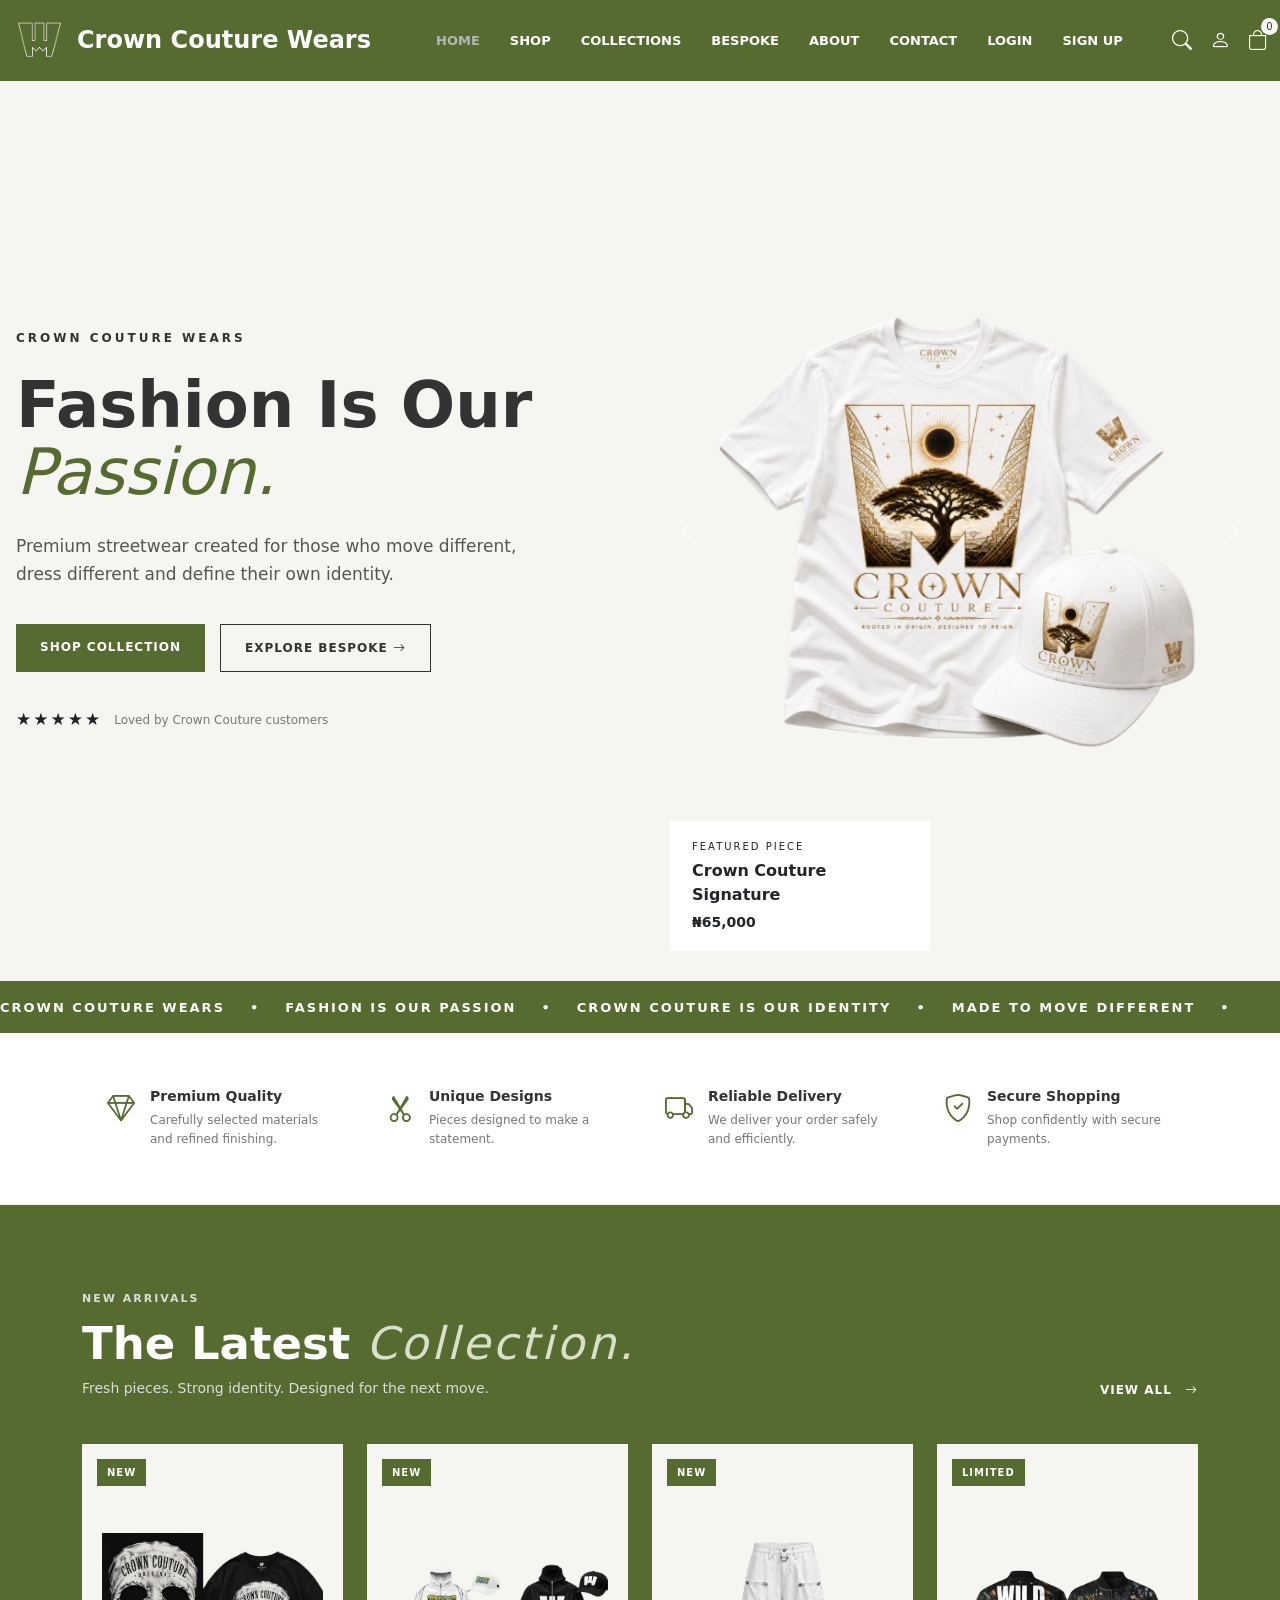
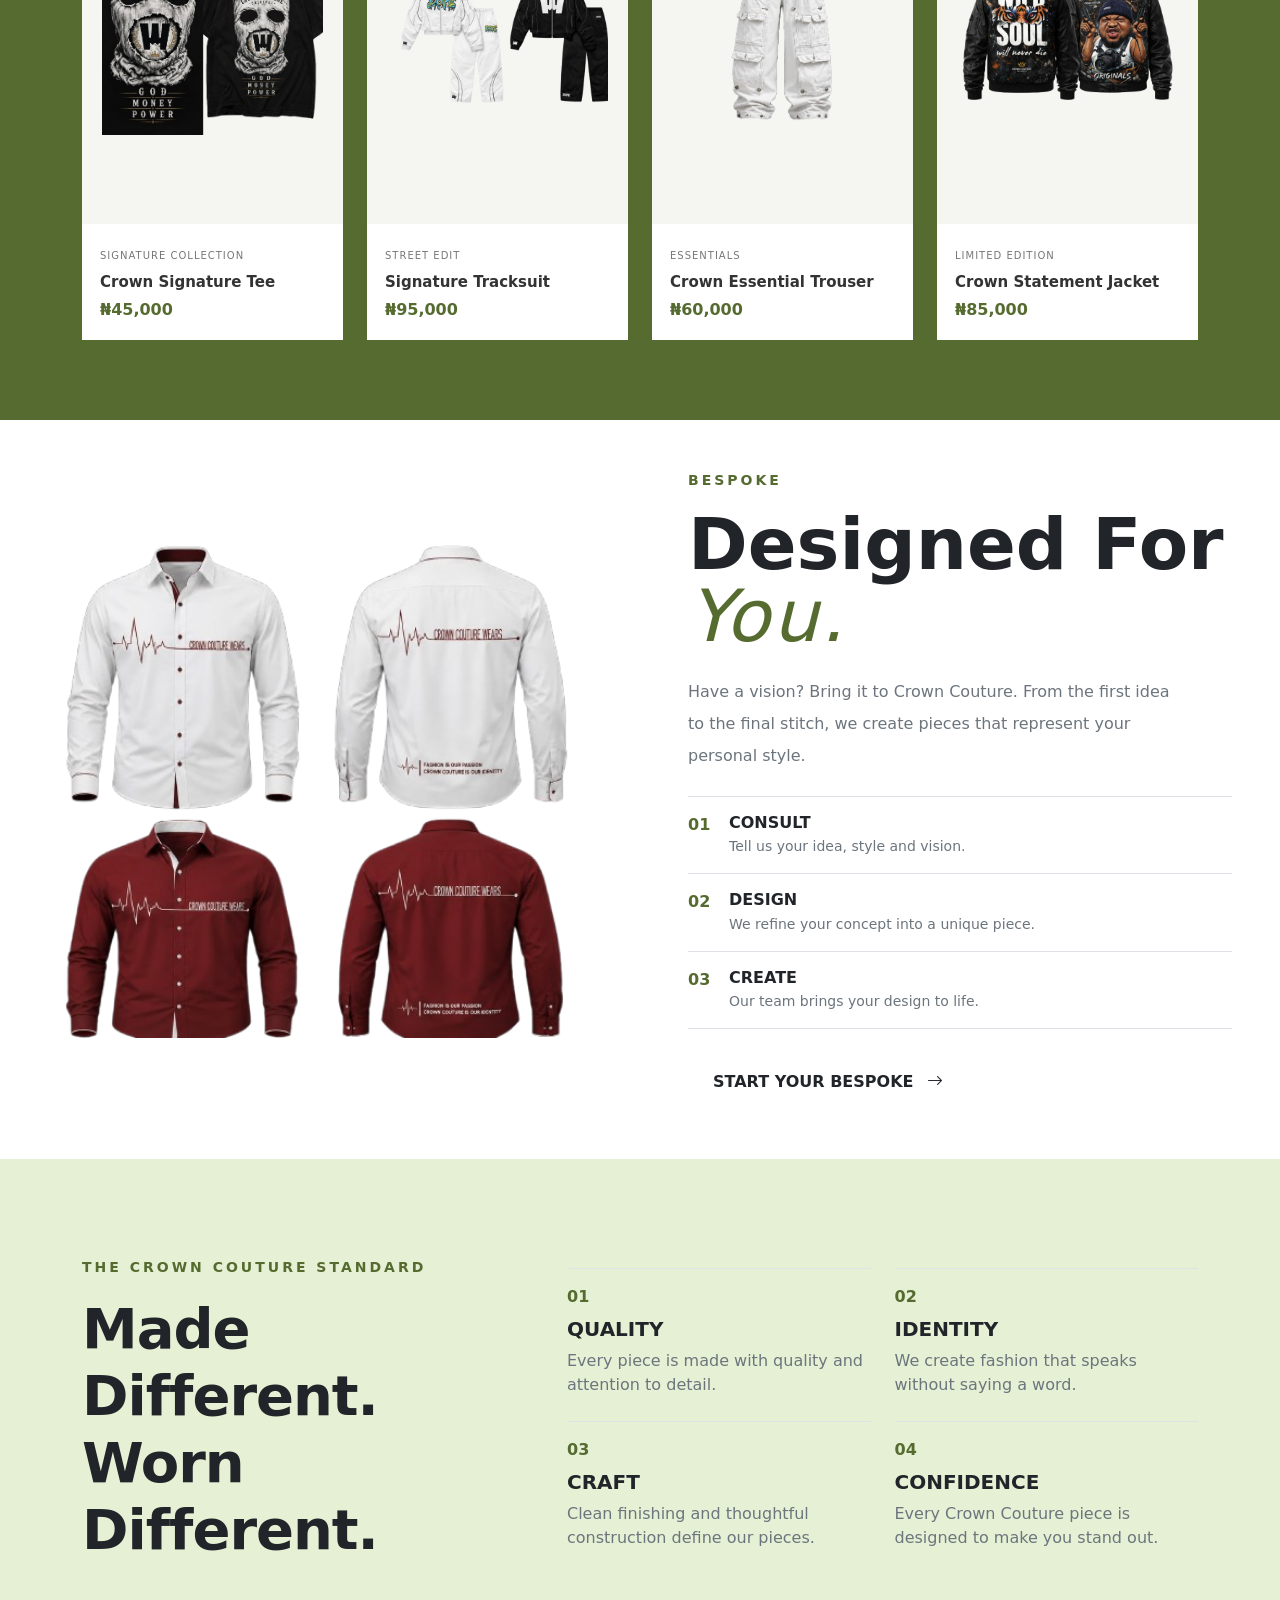
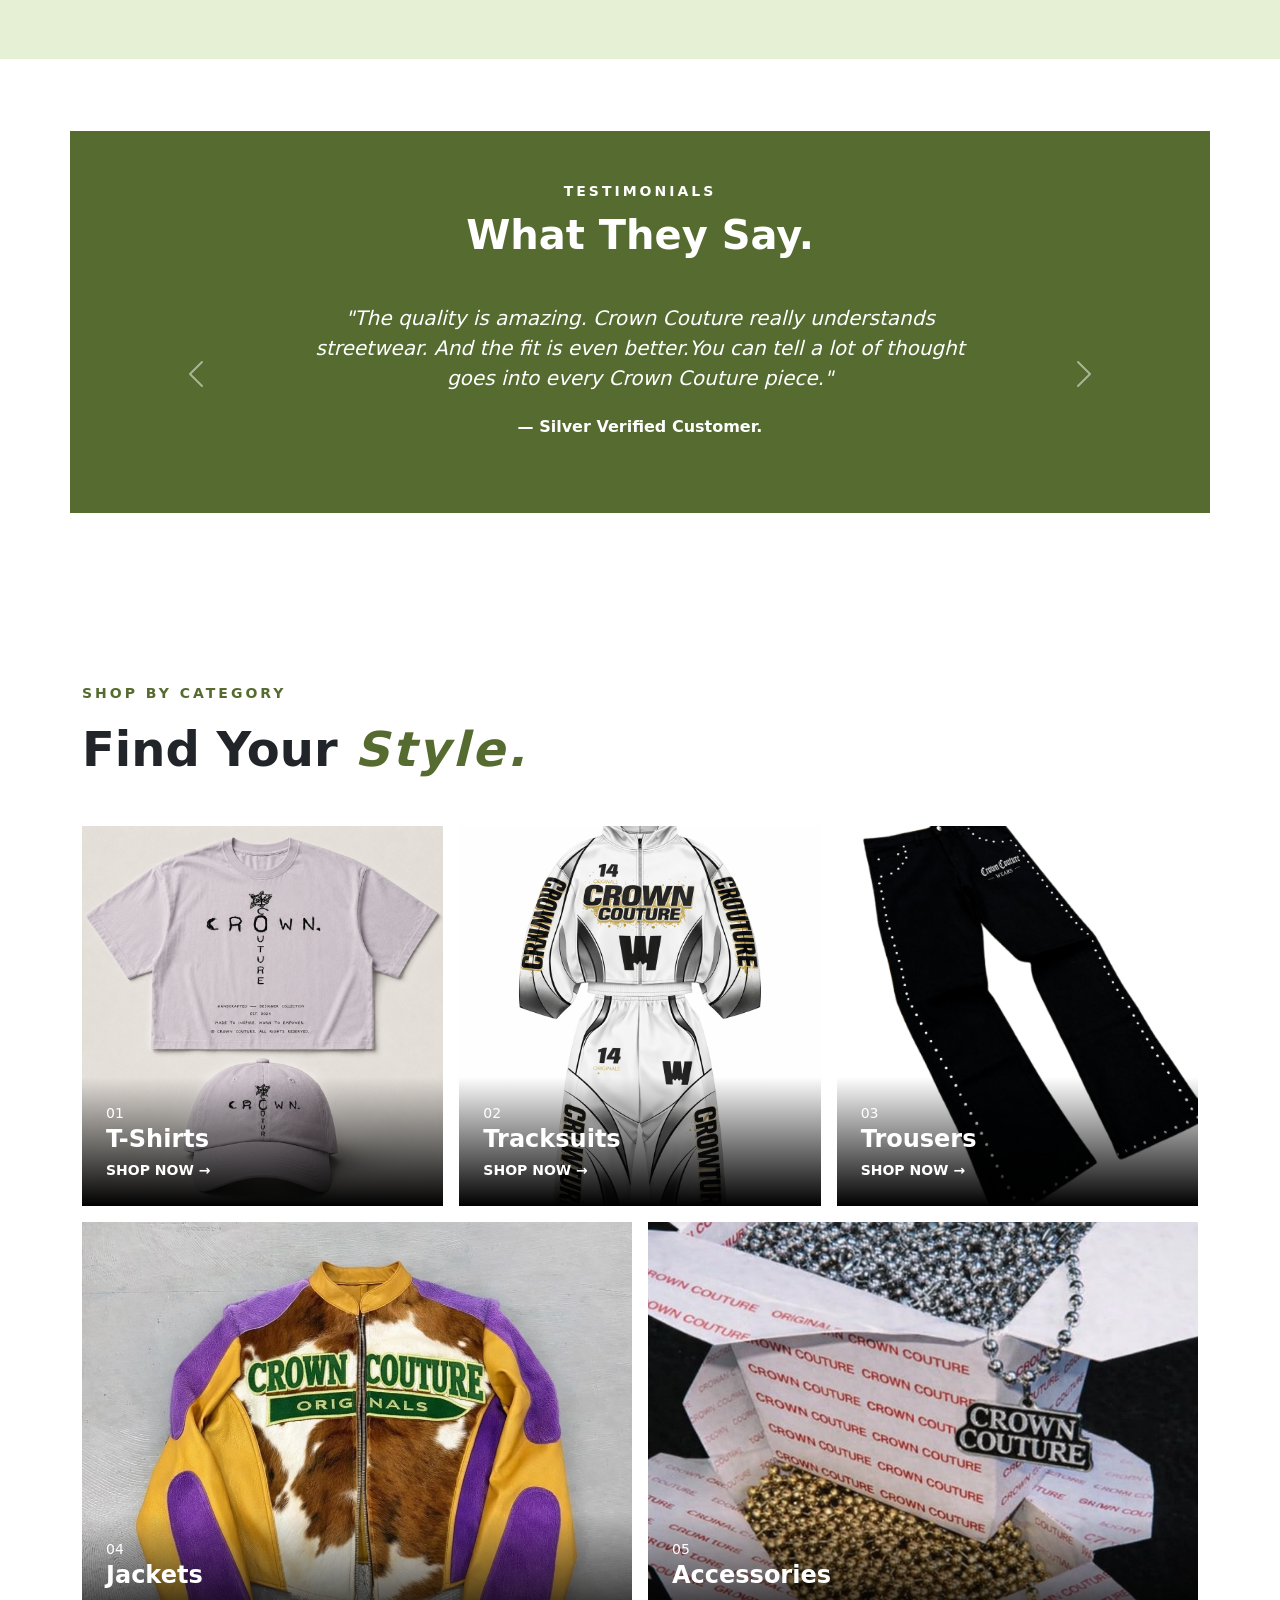
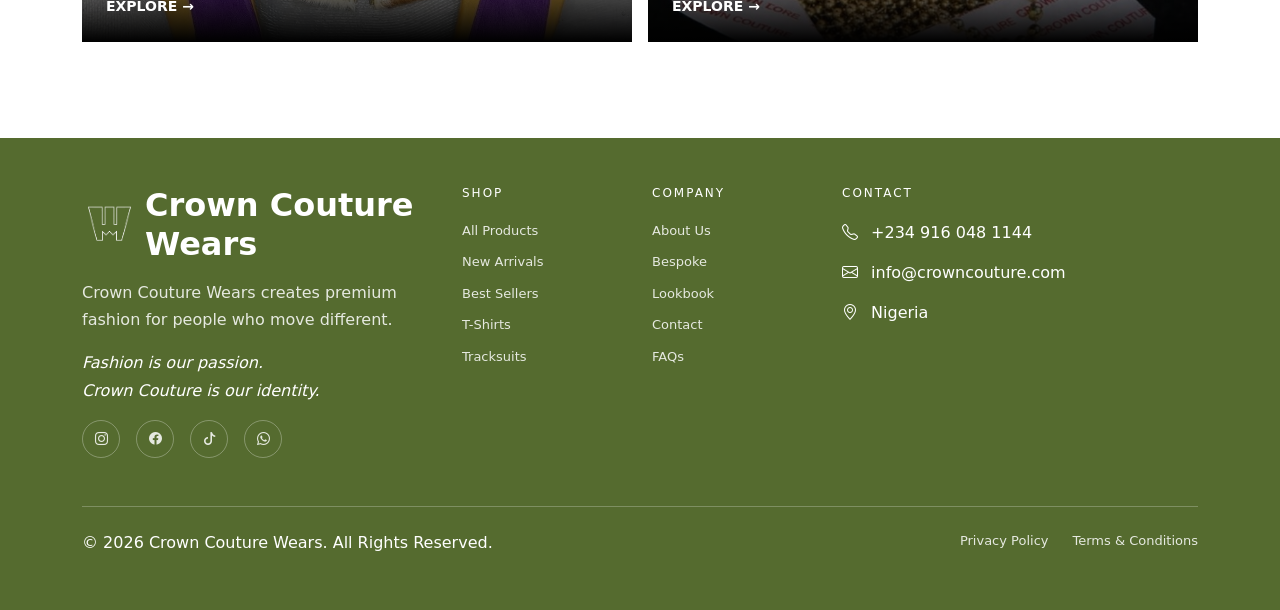
<file: index.html>
<!DOCTYPE html>
<html lang="en">

<head>
    <meta charset="UTF-8">
    <meta name="viewport" content="width=device-width, initial-scale=1.0">
    <title>HOME</title>
    <link rel="stylesheet" href="css/style.css">
    <link href="https://cdn.jsdelivr.net/npm/bootstrap@5.3.3/dist/css/bootstrap.min.css" rel="stylesheet">
    <link rel="stylesheet" href="https://cdn.jsdelivr.net/npm/bootstrap-icons@1.11.3/font/bootstrap-icons.min.css">
    <link rel="shortcut icon" href="./image/CROWN_LOGO-removebg-preview.png" type="image/x-icon">
</head>

<body>
<nav class="navbar navbar-expand-lg cc-navbar sticky-top">
    <div class="container-fluid">
        <a class="navbar-brand d-flex align-items-center cc-logo" href="index.html">
            <img src="image/crown-logowhite.png">
           <h1 class="fw-bolder d-none d-lg-flex">Crown Couture Wears</h1> 
        </a>
        <button
            class="navbar-toggler"
            type="button"
            data-bs-toggle="collapse"
            data-bs-target="#mainNav"
        >
            <i class="bi bi-list"></i>
        </button>
        <div class="collapse navbar-collapse" id="mainNav">
            <ul class="navbar-nav mx-auto">
                <li class="nav-item">
                    <a class="nav-link active" href="index.html">HOME</a>
                </li>
                <li class="nav-item">
                    <a class="nav-link" href="shop.html">SHOP</a>
                </li>
                <li class="nav-item">
                    <a class="nav-link" href="collections.html">
                        COLLECTIONS
                    </a>
                </li>
                <li class="nav-item">
                    <a class="nav-link" href="bespoke.html">
                        BESPOKE
                    </a>
                </li>
                <li class="nav-item">
                    <a class="nav-link" href="about.html">
                        ABOUT
                    </a>
                </li>
                <li class="nav-item">
                    <a class="nav-link" href="contact.html">
                        CONTACT
                    </a>
                </li>
                 <li class="nav-item">
                    <a class="nav-link" href="login.html">
                        LOGIN
                    </a>
                </li>
                <li class="nav-item">
                    <a class="nav-link" href="signup.html">   
                        SIGN UP
                    </a>                   
                </li>
            </ul>
            <div class="navbar-actions">
                <a href="search.html">
                    <i class="bi bi-search"></i>
                </a>
                <a href="account.html">
                    <i class="bi bi-person"></i>
                </a>
                <a href="cart.html" class="cart-icon">
                    <i class="bi bi-bag"></i>
                    <span>0</span>
                </a>
            </div>
        </div>
    </div>
</nav>
<!--end of nevbar-->

<!-- hero-section -->

<section class="cc-hero">

    <div class="container-fluid p-0">

        <div class="row g-0 align-items-stretch">
            <div class="col-lg-6 cc-hero-content ps-3">

                <span class="eyebrow">
                    CROWN COUTURE WEARS
                </span>
                <h1>
                    Fashion Is Our
                    <span>Passion.</span>
                </h1>
                <p>
                    Premium streetwear created for those who
                    move different, dress different and define
                    their own identity.
                </p>
                <!-- BUTTONS -->
                <div class="hero-buttons">
                    <a
                        href="shop.html"
                        class="cc-btn cc-btn-dark"
                    >
                        SHOP COLLECTION
                    </a>
                    <a
                        href="bespoke.html"
                        class="cc-btn cc-btn-outline"
                    >
                        EXPLORE BESPOKE
                        <i class="bi bi-arrow-right"></i>
                    </a>
                </div>
                <!-- RATING -->
                <div class="hero-rating">
                    <span>
                        ★★★★★
                    </span>
                    <small>
                        Loved by Crown Couture customers
                    </small>
                </div>
            </div>
            <div class="col-lg-6 cc-hero-image">
                <div
                    id="heroCarousel"
                    class="carousel slide carousel-fade"
                    data-bs-ride="carousel"
                    data-bs-interval="4000"
                >
                    <div class="carousel-inner">
                        <!-- IMAGE 1 -->
                        <div class="carousel-item active">
                            <img
                                src="image/tees___cap-removebg-preview.png"
                                alt="Crown Couture Collection"
                            >
                        </div>
                        <!-- IMAGE 2 -->
                        <div class="carousel-item">
                            <img
                                src="image/crown_tracksuilt_2.0-preview.png"
                                alt="Crown Couture Collection"
                            >
                        </div>
                        <!-- IMAGE 3 -->
                        <div class="carousel-item">
                            <img
                                src="image/crown_aura_tee-removebg.png"
                                alt="Crown Couture Collection"
                            >
                        </div>
                        <!-- IMAGE 4 -->
                        <div class="carousel-item">
                            <img
                                src="image/crown_tracksuilt_3.0.png"
                                alt="Crown Couture Collection"
                            >
                        </div>
                    </div>
                    <!-- PREVIOUS BUTTON -->
                    <button
                        class="carousel-control-prev"
                        type="button"
                        data-bs-target="#heroCarousel"
                        data-bs-slide="prev"
                    >
                        <span class="carousel-control-prev-icon"></span>
                        <span class="visually-hidden">
                            Previous
                        </span>
                    </button>
                    <!-- NEXT BUTTON -->
                    <button
                        class="carousel-control-next"
                        type="button"
                        data-bs-target="#heroCarousel"
                        data-bs-slide="next"
                    >
                        <span class="carousel-control-next-icon"></span>
                        <span class="visually-hidden">
                            Next
                        </span>
                    </button>
                    <div class="hero-product-card">
                        <small>
                            FEATURED PIECE
                        </small>
                        <strong>
                            Crown Couture Signature
                        </strong>
                        <span>
                            ₦65,000
                        </span>
                    </div>
                </div>
            </div>
        </div>
    </div>
</section>
<!-- cc-marquee -->
 <div class="cc-marquee">
    <div class="marquee-track">
        <span>
            CROWN COUTURE WEARS
        </span>
        <span>•</span>
        <span>
            FASHION IS OUR PASSION
        </span>
        <span>•</span>
        <span>
            CROWN COUTURE IS OUR IDENTITY
        </span>
        <span>•</span>
        <span>
            MADE TO MOVE DIFFERENT
        </span>
        <span>•</span>
    </div>
</div>
<!-- features -->
 <section class="cc-features">
    <div class="container">
        <div class="row g-0">
            <div class="col-lg-3 col-md-6">
                <div class="feature-box">
                    <i class="bi bi-gem"></i>
                    <div>
                        <h6>Premium Quality</h6>
                        <p>
                            Carefully selected materials
                            and refined finishing.
                        </p>
                    </div>
                </div>
            </div>
            <div class="col-lg-3 col-md-6">
                <div class="feature-box">
                    <i class="bi bi-scissors"></i>
                    <div>
                        <h6>Unique Designs</h6>
                        <p>
                            Pieces designed to make
                            a statement.
                        </p>
                    </div>
                </div>
            </div>
            <div class="col-lg-3 col-md-6">
                <div class="feature-box">
                    <i class="bi bi-truck"></i>
                    <div>
                        <h6>Reliable Delivery</h6>
                        <p>
                            We deliver your order safely
                            and efficiently.
                        </p>
                    </div>
                </div>
            </div>
            <div class="col-lg-3 col-md-6">
                <div class="feature-box">
                    <i class="bi bi-shield-check"></i>
                    <div>
                        <h6>Secure Shopping</h6>
                        <p>
                            Shop confidently with
                            secure payments.
                        </p>
                    </div>
                </div>
            </div>
        </div>
    </div>
</section>
<section class="cc-section">
    <div class="container">
        <div class="section-heading">
            <div>
                <span>NEW ARRIVALS</span>
                <h2>
                    The Latest
                    <em>Collection.</em>
                </h2>
                <p>
                    Fresh pieces. Strong identity.
                    Designed for the next move.
                </p>
            </div>
            <a href="shop.html" class="text-link">
                VIEW ALL
                <i class="bi bi-arrow-right"></i>
            </a>
        </div>
        <div class="row g-4">
            <!-- Product 1 -->
            <div class="col-lg-3 col-md-6">
                <div class="product-card">
                    <div class="product-image">
                        <span class="product-label">
                            NEW
                        </span>
                        <img
                            src="image/crown_gmp_tee.png"
                            alt="Crown Couture Signature Tee"
                        >
                        <button class="quick-add">
                            <i class="bi bi-bag-plus"></i>
                            ADD TO CART
                        </button>
                    </div>
                    <div class="product-info">
                        <span>
                            SIGNATURE COLLECTION
                        </span>
                        <h5>
                            Crown Signature Tee
                        </h5>
                        <p>
                            ₦45,000
                        </p>
                    </div>
                </div>
            </div>
            <!-- Product 2 -->
            <div class="col-lg-3 col-md-6">
                <div class="product-card">
                    <div class="product-image">
                        <span class="product-label">
                            NEW
                        </span>
                        <img
                            src="image/crown_tracksuilt-removebg-preview.png"
                            alt="Crown Couture Tracksuit"
                        >
                        <button class="quick-add">
                            <i class="bi bi-bag-plus"></i>
                            ADD TO CART
                        </button>
                    </div>
                    <div class="product-info">
                        <span>
                            STREET EDIT
                        </span>
                        <h5>
                            Signature Tracksuit
                        </h5>
                        <p>
                            ₦95,000
                        </p>
                    </div>
                </div>
            </div>
            <!-- Product 3 -->
            <div class="col-lg-3 col-md-6">
                <div class="product-card">
                    <div class="product-image">
                        <span class="product-label">
                            NEW
                        </span>
                        <img
                            src="image/crown_trouser-removebg-preview.png"
                            alt="Crown Couture Trouser"
                        >
                        <button class="quick-add">
                            <i class="bi bi-bag-plus"></i>
                            ADD TO CART
                        </button>
                    </div>
                    <div class="product-info">
                        <span>
                            ESSENTIALS
                        </span>
                        <h5>
                            Crown Essential Trouser
                        </h5>
                        <p>
                            ₦60,000
                        </p>
                    </div>
                </div>
            </div>
            <!-- Product 4 -->
            <div class="col-lg-3 col-md-6">
                <div class="product-card">
                    <div class="product-image">
                        <span class="product-label">
                            LIMITED
                        </span>
                        <img
                            src="image/crown_jacket-removebg-preview.png"
                            alt="Crown Couture Jacket"
                        >
                        <button class="quick-add">
                            <i class="bi bi-bag-plus"></i>
                            ADD TO CART
                        </button>
                    </div>
                    <div class="product-info">
                        <span>
                            LIMITED EDITION
                        </span>
                        <h5>
                            Crown Statement Jacket
                        </h5>
                        <p>
                            ₦85,000
                        </p>
                    </div>
                </div>
            </div>
        </div>
    </div>
</section>
<section class="cc-bespoke bg-white overflow-hidden">
    <div class="container-fluid p-0">
        <div class="row g-0 align-items-center">
            <!-- IMAGE -->
            <div class="col-lg-6">
                <div class="d-flex justify-content-center align-items-center p-3 p-md-4">
                    <img src="image/crown_cop_tee-removebg.png"
                         class="img-fluid bespoke-image"
                         alt="Crown Couture Bespoke">
                </div>
            </div>
            <!-- CONTENT -->
            <div class="col-lg-6">
                <div class="p-4 p-md-5">
                    <span class="small fw-semibold bespoke-label">
                        BESPOKE
                    </span>
                    <h2 class="display-2 fw-bold lh-1 mt-3 mb-4 text-dark">
                        Designed For
                        <em class="d-block fw-normal">You.</em>
                    </h2>
                    <p class="text-secondary lh-lg mb-4"
                       style="max-width: 500px;">
                        Have a vision? Bring it to Crown Couture.
                        From the first idea to the final stitch,
                        we create pieces that represent your
                        personal style.
                    </p>
                    <!-- PROCESS -->
                    <div class="process-list mb-4">
                        <div class="d-flex gap-3 py-3 border-top">
                            <strong class="process-number">01</strong>
                            <div>
                                <h6 class="fw-semibold mb-1">CONSULT</h6>
                                <p class="small text-secondary mb-0">
                                    Tell us your idea, style and vision.
                                </p>
                            </div>
                        </div>
                        <div class="d-flex gap-3 py-3 border-top">
                            <strong class="process-number">02</strong>
                            <div>
                                <h6 class="fw-semibold mb-1">DESIGN</h6>
                                <p class="small text-secondary mb-0">
                                    We refine your concept into a unique piece.
                                </p>
                            </div>
                        </div>
                        <div class="d-flex gap-3 py-3 border-top border-bottom">
                            <strong class="process-number">03</strong>
                            <div>
                                <h6 class="fw-semibold mb-1">CREATE</h6>
                                <p class="small text-secondary mb-0">
                                    Our team brings your design to life.
                                </p>
                            </div>
                        </div>
                    </div>
                    <!-- BUTTON -->
                    <a href="bespoke.html"
                       class="btn bespoke-btn rounded-0 px-4 py-3 fw-semibold">
                        START YOUR BESPOKE
                        <i class="bi bi-arrow-right ms-2"></i>
                    </a>
                </div>
            </div>
        </div>
    </div>
</section>
<section class="cc-standard py-5">
    <div class="container py-lg-5">
        <div class="row align-items-center g-5">
            <!-- TITLE -->
            <div class="col-lg-5">
                <span class="small fw-bold text-uppercase"
                      style="color:#556b2f; letter-spacing:3px;">
                     THE CROWN COUTURE STANDARD
                </span>
                <h2 class="display-4 fw-bold mt-3 mb-0">
                    Made Different.<br>
                    Worn Different.
                </h2>
            </div>
            <!-- STANDARDS -->
            <div class="col-lg-7">
                <div class="row g-4">
                    <div class="col-md-6">
                        <div class="border-top pt-3">
                            <span class="fw-bold" style="color:#556b2f;">01</span>
                            <h5 class="fw-bold mt-2">QUALITY</h5>
                            <p class="text-secondary mb-0">
                                Every piece is made with quality and attention to detail.
                            </p>
                        </div>
                    </div>
                    <div class="col-md-6">
                        <div class="border-top pt-3">
                            <span class="fw-bold" style="color:#556b2f;">02</span>
                            <h5 class="fw-bold mt-2">IDENTITY</h5>
                            <p class="text-secondary mb-0">
                                We create fashion that speaks without saying a word.
                            </p>
                        </div>
                    </div>
                    <div class="col-md-6">
                        <div class="border-top pt-3">
                            <span class="fw-bold" style="color:#556b2f;">03</span>
                            <h5 class="fw-bold mt-2">CRAFT</h5>
                            <p class="text-secondary mb-0">
                                Clean finishing and thoughtful construction define our pieces.
                            </p>
                        </div>
                    </div>
                    <div class="col-md-6">
                        <div class="border-top pt-3">
                            <span class="fw-bold" style="color:#556b2f;">04</span>
                            <h5 class="fw-bold mt-2">CONFIDENCE</h5>
                            <p class="text-secondary mb-0">
                                Every Crown Couture piece is designed to make you stand out.
                            </p>
                        </div>
                    </div>
                </div>
            </div>
        </div>
    </div>
</section>
<section class="bg-white py-5">
    <div class="container-fluid py-4">
        <div class="container bg-success-subtle rounded-0 p-4 p-md-5"
             style="background:#556b2f !important; color:#fff;">
            <div class="text-center mb-4">
                <span class="small fw-bold"
                      style="letter-spacing:3px;">
                    TESTIMONIALS
                </span>
                <h2 class="display-6 fw-bold mt-2">
                    What They Say.
                </h2>
            </div>
            <!-- SLIDER -->
            <div id="testimonialCarousel"
                 class="carousel slide"
                 data-bs-ride="carousel">
                <div class="carousel-inner">
                    <!-- 1 -->
                    <div class="carousel-item active">
                        <div class="text-center mx-auto"
                             style="max-width:700px;">
                            <p class="fs-5 fst-italic">
                                "The quality is amazing. Crown Couture
                                really understands streetwear. And the fit is even better.You can tell a lot of thought goes into every Crown Couture piece."
                            </p>
                            <h6 class="fw-bold mt-4">
                                — Silver Verified Customer.
                            </h6>
                        </div>
                    </div>
                    <!-- 2 -->
                    <div class="carousel-item">
                        <div class="text-center mx-auto"
                             style="max-width:700px;">
                            <p class="fs-5 fst-italic">
                                "The fit, finishing and style are
                                completely different.Crown Couture gives me that clean confident look every time. the pieces are stylish, confortable, and truly stand out."
                            </p>
                            <h6 class="fw-bold mt-4">
                                — Mr Nova Verified Customer.
                            </h6>
                        </div>
                    </div>
                    <!-- 3 -->
                    <div class="carousel-item">
                        <div class="text-center mx-auto"
                             style="max-width:700px;">
                            <p class="fs-5 fst-italic">
                                "Crown Couture is definitely my go-to
                                streetwear brand. I love how different the designs feel. It's streetwear with it's own identity, and that's what makes Crown Couture special."
                            </p>
                            <h6 class="fw-bold mt-4">
                                — Daniel, Verified Customer.
                            </h6>
                        </div>
                    </div>
                </div>
                <!-- ARROWS -->
                <button class="carousel-control-prev"
                        type="button"
                        data-bs-target="#testimonialCarousel"
                        data-bs-slide="prev">
                    <span class="carousel-control-prev-icon"></span>
                </button>
                <button class="carousel-control-next"
                        type="button"
                        data-bs-target="#testimonialCarousel"
                        data-bs-slide="next">
                    <span class="carousel-control-next-icon"></span>
                </button>
            </div>
        </div>
    </div>
</section>
<section class="bg-white py-5">
    <div class="container py-lg-5">
        <!-- Heading -->
        <div class="mb-4 mb-lg-5">
            <span class="small fw-bold text-uppercase"
                  style="color:#556b2f; letter-spacing:3px;">
                SHOP BY CATEGORY
            </span>
            <h2 class="display-5 fw-bold mt-3">
                Find Your <em style="color:#556b2f;">Style.</em>
            </h2>
        </div>
        <!-- Categories -->
        <div class="row g-3">
            <!-- T-Shirts -->
            <div class="col-lg-4 col-md-6">
                <a href="shop.html?category=tshirts"
                   class="d-block position-relative overflow-hidden text-decoration-none">
                    <img src="image/crown s tee.PNG"
                         class="w-100"
                         style="height:380px; object-fit:cover;"
                         alt="T-Shirts">
                    <div class="position-absolute bottom-0 start-0 w-100 p-4 text-white"
                         style="background:linear-gradient(transparent,#000);">
                        <small>01</small>
                        <h4 class="fw-bold mb-1">T-Shirts</h4>
                        <span class="small fw-bold">SHOP NOW →</span>
                    </div>
                </a>
            </div>
            <!-- Tracksuits -->
            <div class="col-lg-4 col-md-6">
                <a href="shop.html?category=tracksuits"
                   class="d-block position-relative overflow-hidden text-decoration-none">
                    <img src="image/crown tracksuilt 2.0.PNG"
                         class="w-100"
                         style="height:380px; object-fit:cover;"
                         alt="Tracksuits">
                    <div class="position-absolute bottom-0 start-0 w-100 p-4 text-white"
                         style="background:linear-gradient(transparent,#000);">
                        <small>02</small>
                        <h4 class="fw-bold mb-1">Tracksuits</h4>
                        <span class="small fw-bold">SHOP NOW →</span>
                    </div>
                </a>
            </div>
            <!-- Trousers -->
            <div class="col-lg-4 col-md-6">
                <a href="shop.html?category=trousers"
                   class="d-block position-relative overflow-hidden text-decoration-none">
                    <img src="image/crown long blk removebg-preview.png"
                         class="w-100"
                         style="height:380px; object-fit:cover;"
                         alt="Trousers">
                    <div class="position-absolute bottom-0 start-0 w-100 p-4 text-white"
                         style="background:linear-gradient(transparent,#000);">
                        <small>03</small>
                        <h4 class="fw-bold mb-1">Trousers</h4>
                        <span class="small fw-bold">SHOP NOW →</span>
                    </div>
                </a>
            </div>
            <!-- Jackets -->
            <div class="col-lg-6 col-md-6">
                <a href="shop.html?category=jackets"
                   class="d-block position-relative overflow-hidden text-decoration-none">
                    <img src="image/crown jacket 3.0.jpg"
                         class="w-100"
                         style="height:420px; object-fit:cover;"
                         alt="Jackets">
                    <div class="position-absolute bottom-0 start-0 w-100 p-4 text-white"
                         style="background:linear-gradient(transparent,#000);">
                        <small>04</small>
                        <h4 class="fw-bold mb-1">Jackets</h4>
                        <span class="small fw-bold">EXPLORE →</span>
                    </div>
                </a>
            </div>
            <!-- Accessories -->
            <div class="col-lg-6 col-md-6">
                <a href="shop.html?category=accessories"
                   class="d-block position-relative overflow-hidden text-decoration-none">
                    <img src="image/crown ass 3.0.jpg"
                         class="w-100"
                         style="height:420px; object-fit:cover;"
                         alt="Accessories">
                    <div class="position-absolute bottom-0 start-0 w-100 p-4 text-white"
                         style="background:linear-gradient(transparent,#000);">
                        <small>05</small>
                        <h4 class="fw-bold mb-1">Accessories</h4>
                        <span class="small fw-bold">EXPLORE →</span>
                    </div>
                </a>
            </div>
        </div>
    </div>
</section>
<!-- footer -->
 <footer class="cc-footer">
    <div class="container py-5">
        <div class="row gy-5">
            <!-- BRAND -->
            <div class="col-lg-4">
                <div class="d-flex align-items-center gap-2 mb-3">
                    <img src="image/crown-logowhite.png"
                         class="footer-logo"
                         alt="Crown Couture"
                         height="55">
                    <h1 class="fs-2 fw-bolder mb-0">
                        Crown Couture Wears
                    </h1>
                </div>
                <p class="footer-text">
                    Crown Couture Wears creates premium fashion
                    for people who move different.
                </p>
                <p class="footer-slogan">
                    Fashion is our passion.<br>
                    Crown Couture is our identity.
                </p>
                <div class="social-links d-flex gap-3">
                    <a href="#"><i class="bi bi-instagram"></i></a>
                    <a href="#"><i class="bi bi-facebook"></i></a>
                    <a href="#"><i class="bi bi-tiktok"></i></a>
                    <a href="#"><i class="bi bi-whatsapp"></i></a>
                </div>
            </div>
            <!-- SHOP -->
            <div class="col-6 col-lg-2">
                <h6>SHOP</h6>
                <a href="shop.html">All Products</a>
                <a href="shop.html">New Arrivals</a>
                <a href="shop.html">Best Sellers</a>
                <a href="shop.html">T-Shirts</a>
                <a href="shop.html">Tracksuits</a>
            </div>
            <!-- COMPANY -->
            <div class="col-6 col-lg-2">
                <h6>COMPANY</h6>
                <a href="about.html">About Us</a>
                <a href="bespoke.html">Bespoke</a>
                <a href="lookbook.html">Lookbook</a>
                <a href="contact.html">Contact</a>
                <a href="faq.html">FAQs</a>
            </div>
            <!-- CONTACT -->
            <div class="col-lg-4">
                <h6>CONTACT</h6>
                <p>
                    <i class="bi bi-telephone"></i>
                    +234 916 048 1144
                </p>
                <p>
                    <i class="bi bi-envelope"></i>
                    info@crowncouture.com
                </p>
                <p>
                    <i class="bi bi-geo-alt"></i>
                    Nigeria
                </p>
            </div>
        </div>
        <!-- BOTTOM -->
        <div class="border-top border-light border-opacity-25 mt-5 pt-4
                    d-flex flex-column flex-md-row
                    justify-content-between gap-3">
            <span>
                © 2026 Crown Couture Wears. All Rights Reserved.
            </span>
            <div class="d-flex gap-4">
                <a href="privacy.html">Privacy Policy</a>
                <a href="terms.html">Terms & Conditions</a>
            </div>

        </div>

    </div>
</footer>
</body>
<script src="https://cdn.jsdelivr.net/npm/bootstrap@5.3.3/dist/js/bootstrap.bundle.min.js">
</script>
</html>
</file>
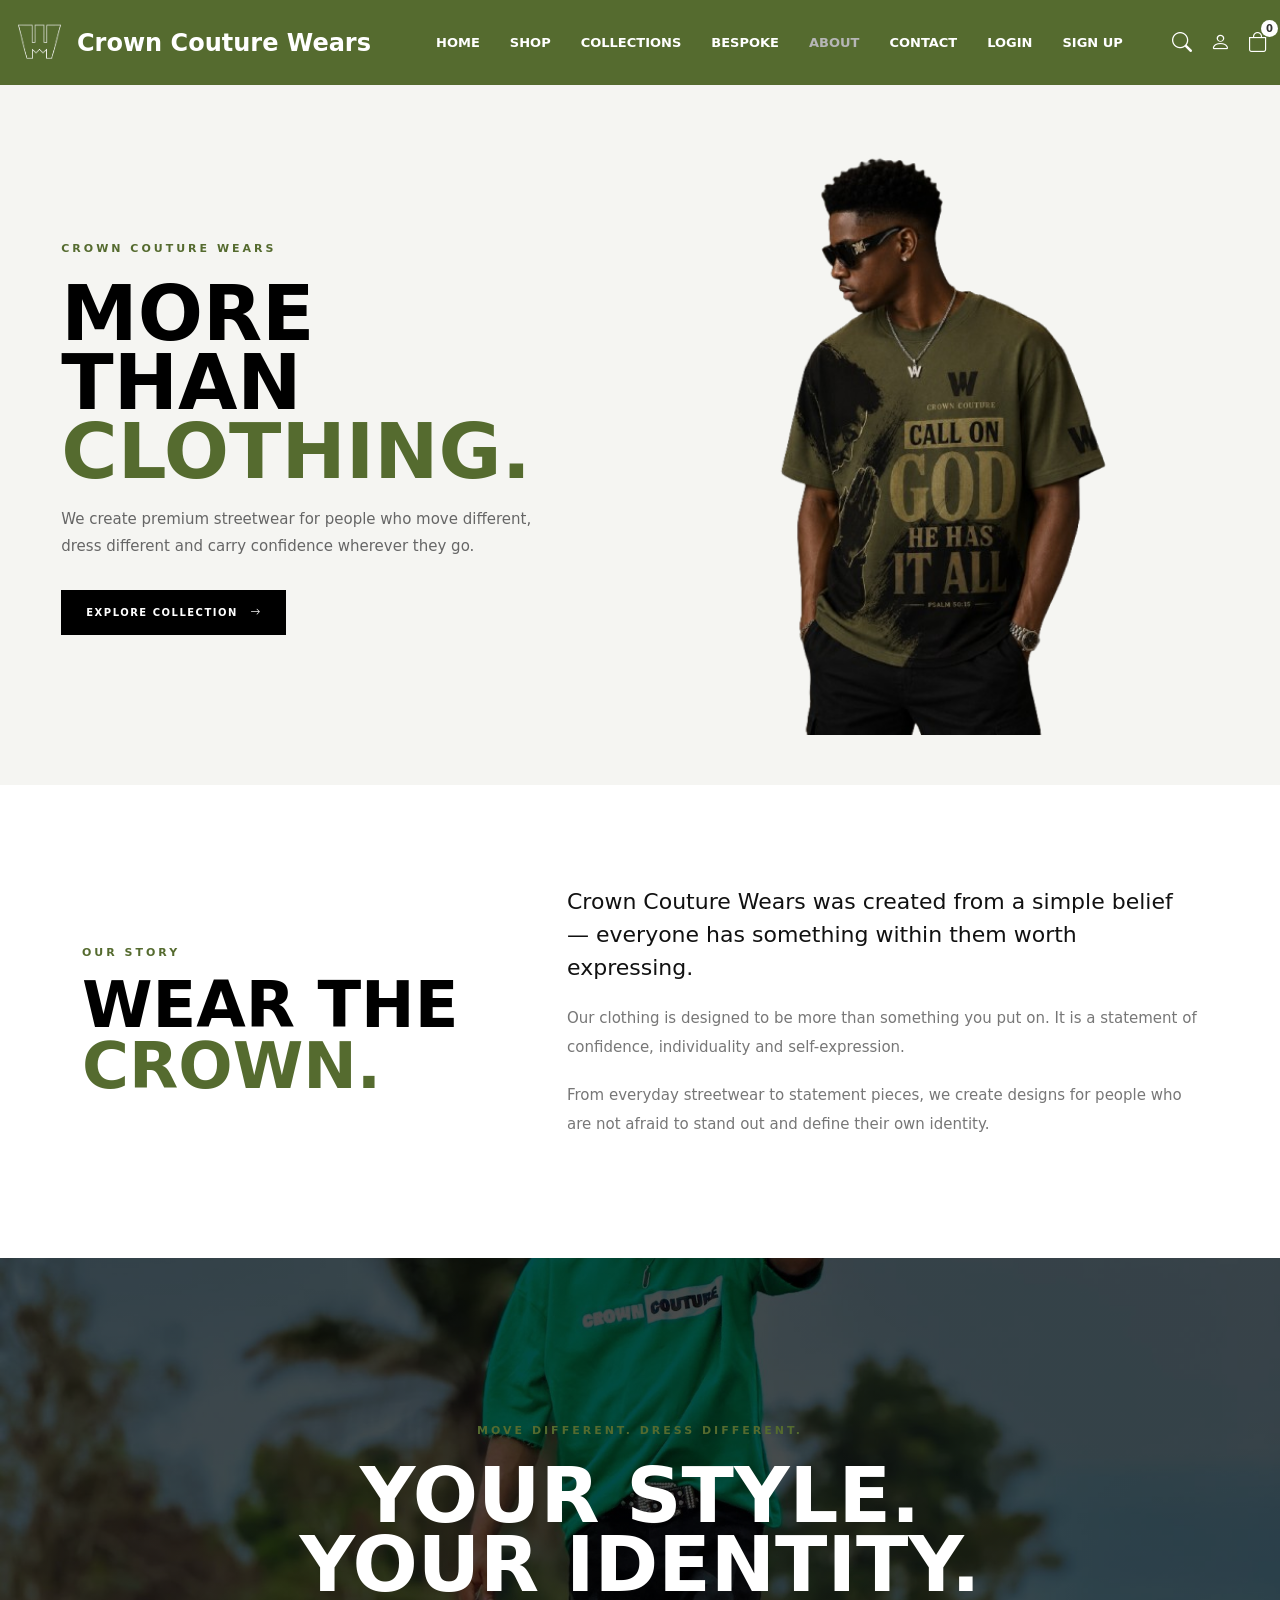
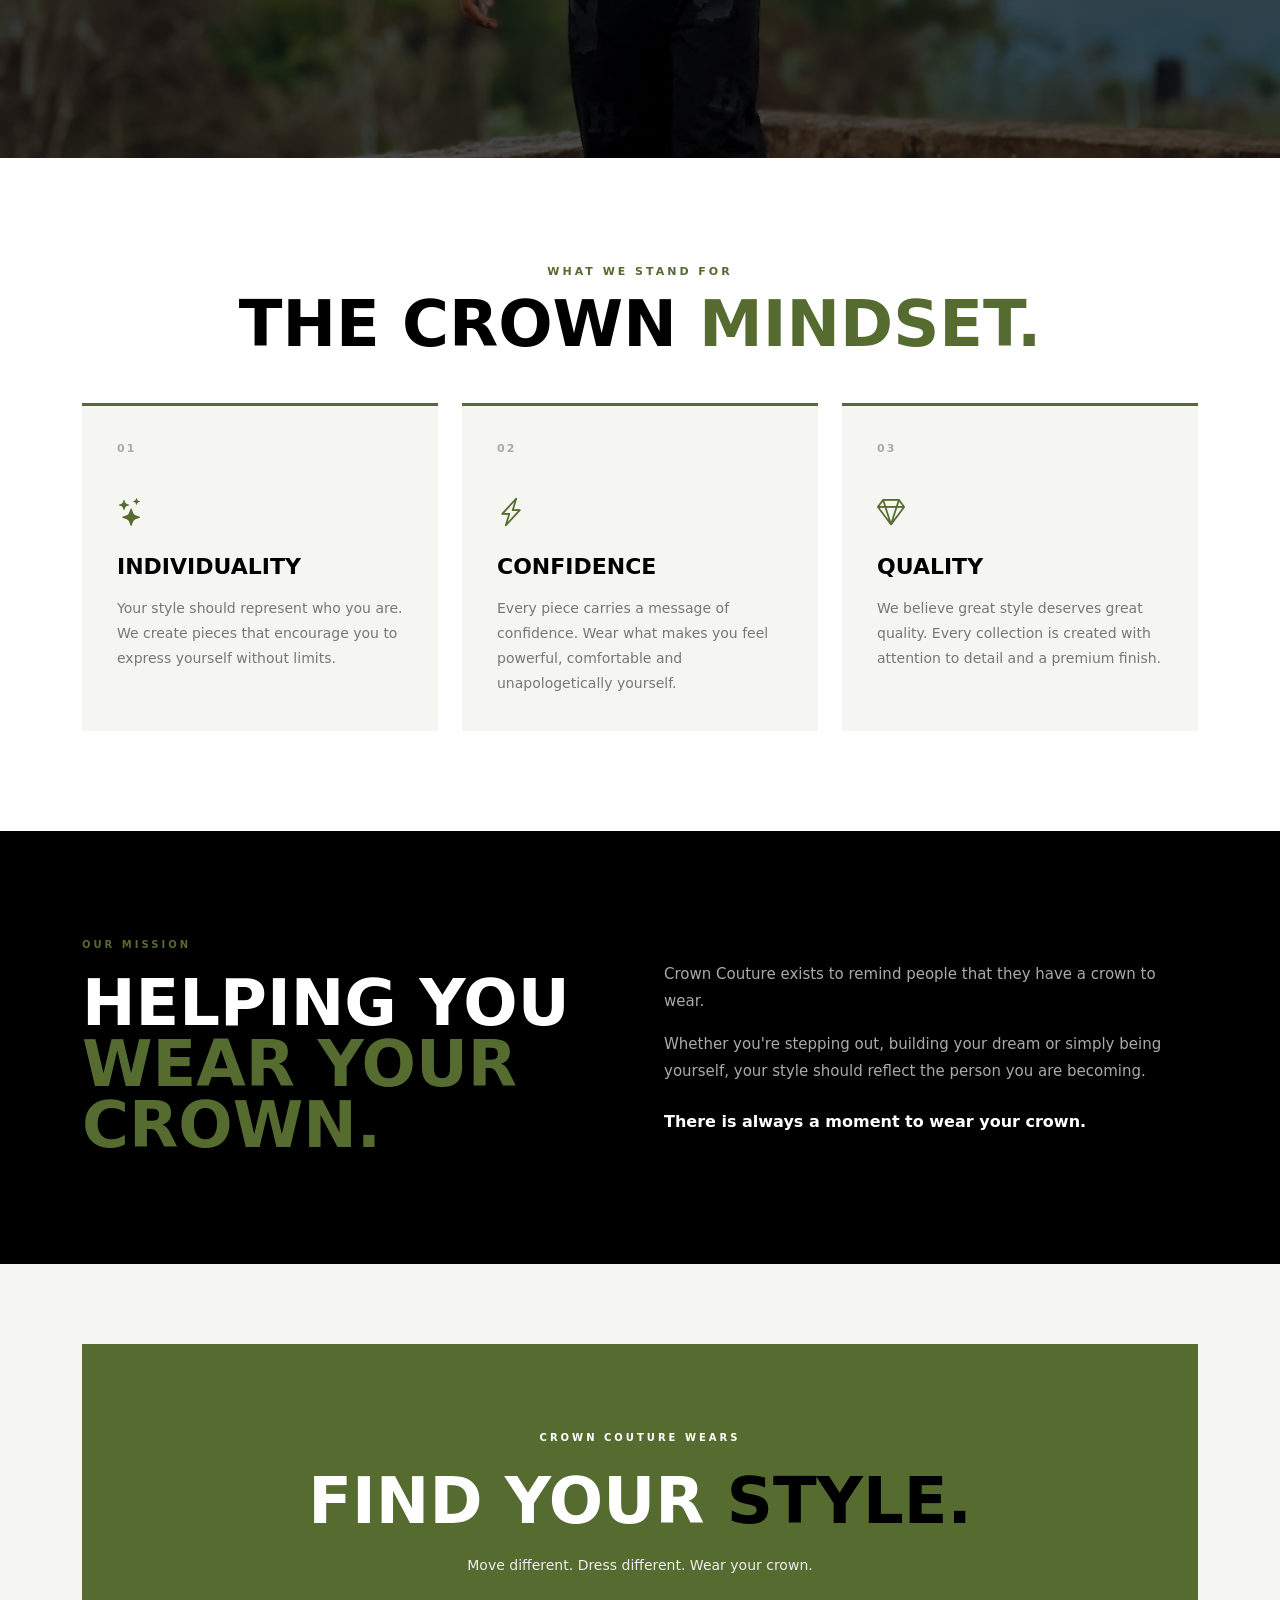
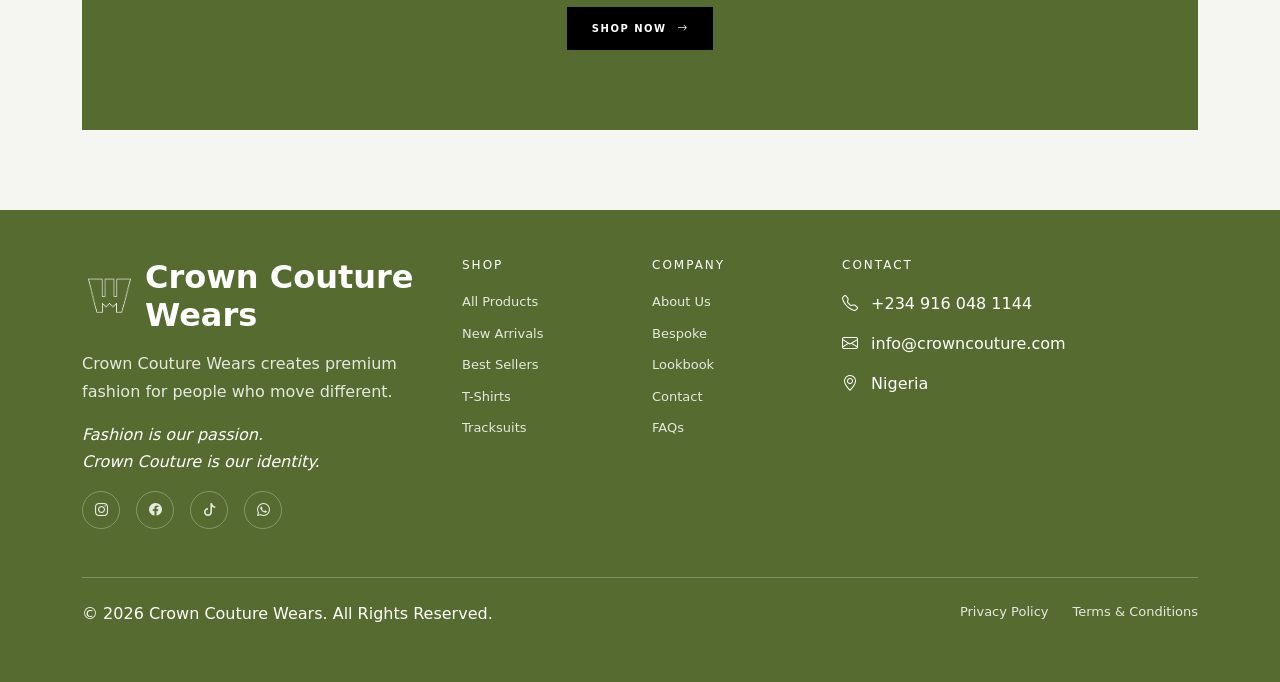
<file: about.html>
<!DOCTYPE html>
<html lang="en">
<head>
    <meta charset="UTF-8">
    <meta name="viewport" content="width=device-width, initial-scale=1.0">
    <title>about</title>
    <link href="https://cdn.jsdelivr.net/npm/bootstrap@5.3.3/dist/css/bootstrap.min.css" rel="stylesheet">
    <link rel="stylesheet" href="https://cdn.jsdelivr.net/npm/bootstrap-icons@1.11.3/font/bootstrap-icons.min.css">
    <link rel="shortcut icon" href="./image/CROWN_LOGO-removebg-preview.png" type="image/x-icon">
    <link rel="stylesheet" href="css/nav.css">
    <link rel="stylesheet" href="css/about.css">
</head>
<body>
    <nav class="navbar navbar-expand-lg cc-navbar sticky-top">
    <div class="container-fluid">
        <a class="navbar-brand d-flex align-items-center cc-logo" href="index.html">
            <img src="image/crown-logowhite.png">
           <h1 class="fw-bolder d-none d-lg-flex">Crown Couture Wears</h1> 
        </a>
        <button
            class="navbar-toggler"
            type="button"
            data-bs-toggle="collapse"
            data-bs-target="#mainNav"
        >
            <i class="bi bi-list"></i>
        </button>
        <div class="collapse navbar-collapse" id="mainNav">
            <ul class="navbar-nav mx-auto">
                <li class="nav-item">
                    <a class="nav-link" href="index.html">HOME</a>
                </li>
                <li class="nav-item">
                    <a class="nav-link" href="shop.html">SHOP</a>
                </li>
                <li class="nav-item">
                    <a class="nav-link" href="collections.html">
                        COLLECTIONS
                    </a>
                </li>
                <li class="nav-item">
                    <a class="nav-link" href="bespoke.html">
                        BESPOKE
                    </a>
                </li>
                <li class="nav-item">
                    <a class="nav-link active" href="about.html">
                        ABOUT
                    </a>
                </li>
                <li class="nav-item">
                    <a class="nav-link" href="contact.html">
                        CONTACT
                    </a>
                </li>
                 <li class="nav-item">
                    <a class="nav-link" href="login.html">
                        LOGIN
                    </a>
                </li>
                <li class="nav-item">
                    <a class="nav-link" href="signup.html">   
                        SIGN UP
                    </a>                   
                </li>
            </ul>
            <div class="navbar-actions">
                <a href="search.html">
                    <i class="bi bi-search"></i>
                </a>
                <a href="account.html">
                    <i class="bi bi-person"></i>
                </a>
                <a href="cart.html" class="cart-icon">
                    <i class="bi bi-bag"></i>
                    <span>0</span>
                </a>
            </div>
        </div>
    </div>
</nav>
<!--end of nevbar-->
<!-- ================= ABOUT HERO ================= -->

<section class="cc-about-hero">

    <div class="container-fluid">

        <div class="row align-items-center">

            <div class="col-lg-6">

                <div class="cc-about-hero-content">

                    <span class="cc-about-label">
                        CROWN COUTURE WEARS
                    </span>

                    <h1>
                        More Than
                        <span>Clothing.</span>
                    </h1>

                    <p>
                        We create premium streetwear for people
                        who move different, dress different and
                        carry confidence wherever they go.
                    </p>

                    <a href="shop.html" class="cc-about-btn">
                        EXPLORE COLLECTION
                        <i class="bi bi-arrow-right"></i>
                    </a>

                </div>

            </div>


            <div class="col-lg-6">

                <div class="cc-about-hero-image">

                    <img
                        src="image/crown_olive-removebg-preview.png"
                        alt="Crown Couture Wears"
                        class="img-fluid"
                    >

                </div>

            </div>

        </div>

    </div>

</section>


<!-- ================= BRAND STORY ================= -->

<section class="cc-about-story">

    <div class="container">

        <div class="row g-5 align-items-center">

            <div class="col-lg-5">

                <span class="cc-about-small-title">
                    OUR STORY
                </span>

                <h2>
                    Wear The
                    <span>Crown.</span>
                </h2>

            </div>


            <div class="col-lg-7">

                <p class="cc-about-big-text">
                    Crown Couture Wears was created from a simple
                    belief — everyone has something within them
                    worth expressing.
                </p>

                <p>
                    Our clothing is designed to be more than
                    something you put on. It is a statement of
                    confidence, individuality and self-expression.
                </p>

                <p>
                    From everyday streetwear to statement pieces,
                    we create designs for people who are not afraid
                    to stand out and define their own identity.
                </p>

            </div>

        </div>

    </div>

</section>


<!-- ================= BRAND IMAGE ================= -->

<section class="cc-about-banner">

    <div class="container-fluid p-0">

        <div class="cc-about-banner-content">

            <span>
                MOVE DIFFERENT. DRESS DIFFERENT.
            </span>

            <h2>
                YOUR STYLE.
                <br>
                YOUR IDENTITY.
            </h2>

        </div>

    </div>

</section>


<!-- ================= VALUES ================= -->

<section class="cc-about-values">

    <div class="container">

        <div class="text-center mb-5">

            <span class="cc-about-small-title">
                WHAT WE STAND FOR
            </span>

            <h2>
                The Crown
                <span>Mindset.</span>
            </h2>

        </div>


        <div class="row g-4">


            <div class="col-md-4">

                <div class="cc-value-card">

                    <div class="cc-value-number">
                        01
                    </div>

                    <i class="bi bi-stars"></i>

                    <h3>
                        Individuality
                    </h3>

                    <p>
                        Your style should represent who you are.
                        We create pieces that encourage you to
                        express yourself without limits.
                    </p>

                </div>

            </div>


            <div class="col-md-4">

                <div class="cc-value-card">

                    <div class="cc-value-number">
                        02
                    </div>

                    <i class="bi bi-lightning-charge"></i>

                    <h3>
                        Confidence
                    </h3>

                    <p>
                        Every piece carries a message of confidence.
                        Wear what makes you feel powerful, comfortable
                        and unapologetically yourself.
                    </p>

                </div>

            </div>


            <div class="col-md-4">

                <div class="cc-value-card">

                    <div class="cc-value-number">
                        03
                    </div>

                    <i class="bi bi-gem"></i>

                    <h3>
                        Quality
                    </h3>

                    <p>
                        We believe great style deserves great quality.
                        Every collection is created with attention to
                        detail and a premium finish.
                    </p>

                </div>

            </div>


        </div>

    </div>

</section>


<!-- ================= MISSION ================= -->

<section class="cc-about-mission">

    <div class="container">

        <div class="row align-items-center g-5">

            <div class="col-lg-6">

                <span>
                    OUR MISSION
                </span>

                <h2>
                    Helping You
                    <em>Wear Your Crown.</em>
                </h2>

            </div>


            <div class="col-lg-6">

                <p>
                    Crown Couture exists to remind people that
                    they have a crown to wear.
                </p>

                <p>
                    Whether you're stepping out, building your
                    dream or simply being yourself, your style
                    should reflect the person you are becoming.
                </p>

                <strong>
                    There is always a moment to wear your crown.
                </strong>

            </div>

        </div>

    </div>

</section>


<!-- ================= CTA ================= -->

<section class="cc-about-cta">

    <div class="container">

        <div class="cc-about-cta-box text-center">

            <span>
                CROWN COUTURE WEARS
            </span>

            <h2>
                Find Your
                <em>Style.</em>
            </h2>

            <p>
                Move different. Dress different.
                Wear your crown.
            </p>

            <a href="shop.html">
                SHOP NOW
                <i class="bi bi-arrow-right"></i>
            </a>

        </div>

    </div>

</section>
<!-- footer -->
 <footer class="cc-footer">
    <div class="container py-5">
        <div class="row gy-5">
            <!-- BRAND -->
            <div class="col-lg-4">
                <div class="d-flex align-items-center gap-2 mb-3">
                    <img src="image/crown-logowhite.png"
                         class="footer-logo"
                         alt="Crown Couture"
                         height="55">
                    <h1 class="fs-2 fw-bolder mb-0">
                        Crown Couture Wears
                    </h1>
                </div>
                <p class="footer-text">
                    Crown Couture Wears creates premium fashion
                    for people who move different.
                </p>
                <p class="footer-slogan">
                    Fashion is our passion.<br>
                    Crown Couture is our identity.
                </p>
                <div class="social-links d-flex gap-3">
                    <a href="#"><i class="bi bi-instagram"></i></a>
                    <a href="#"><i class="bi bi-facebook"></i></a>
                    <a href="#"><i class="bi bi-tiktok"></i></a>
                    <a href="#"><i class="bi bi-whatsapp"></i></a>
                </div>
            </div>
            <!-- SHOP -->
            <div class="col-6 col-lg-2">
                <h6>SHOP</h6>
                <a href="shop.html">All Products</a>
                <a href="shop.html">New Arrivals</a>
                <a href="shop.html">Best Sellers</a>
                <a href="shop.html">T-Shirts</a>
                <a href="shop.html">Tracksuits</a>
            </div>
            <!-- COMPANY -->
            <div class="col-6 col-lg-2">
                <h6>COMPANY</h6>
                <a href="about.html">About Us</a>
                <a href="bespoke.html">Bespoke</a>
                <a href="lookbook.html">Lookbook</a>
                <a href="contact.html">Contact</a>
                <a href="faq.html">FAQs</a>
            </div>
            <!-- CONTACT -->
            <div class="col-lg-4">
                <h6>CONTACT</h6>
                <p>
                    <i class="bi bi-telephone"></i>
                    +234 916 048 1144
                </p>
                <p>
                    <i class="bi bi-envelope"></i>
                    info@crowncouture.com
                </p>
                <p>
                    <i class="bi bi-geo-alt"></i>
                    Nigeria
                </p>
            </div>
        </div>
        <!-- BOTTOM -->
        <div class="border-top border-light border-opacity-25 mt-5 pt-4
                    d-flex flex-column flex-md-row
                    justify-content-between gap-3">
            <span>
                © 2026 Crown Couture Wears. All Rights Reserved.
            </span>
            <div class="d-flex gap-4">
                <a href="privacy.html">Privacy Policy</a>
                <a href="terms.html">Terms & Conditions</a>
            </div>

        </div>

    </div>
</footer>
</body>
<script src="https://cdn.jsdelivr.net/npm/bootstrap@5.3.3/dist/js/bootstrap.bundle.min.js"> </script>

</html>
</file>
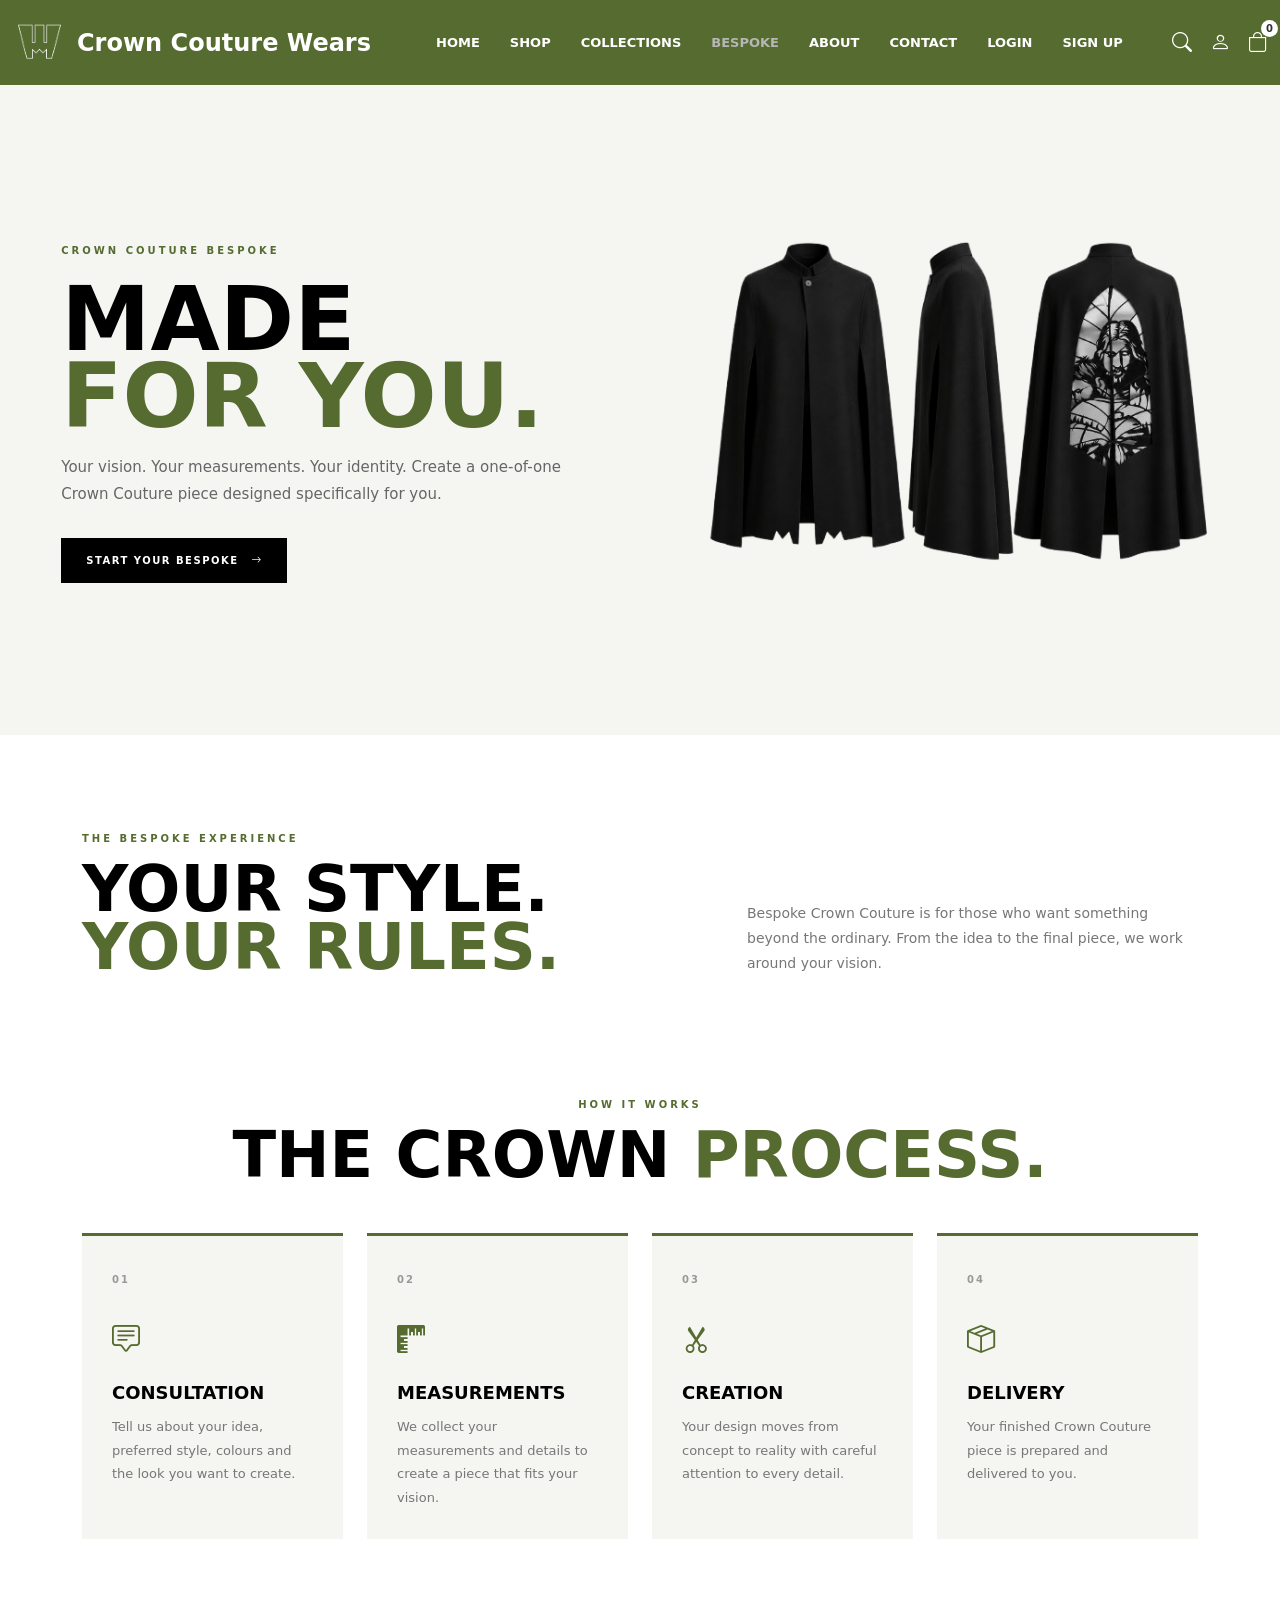
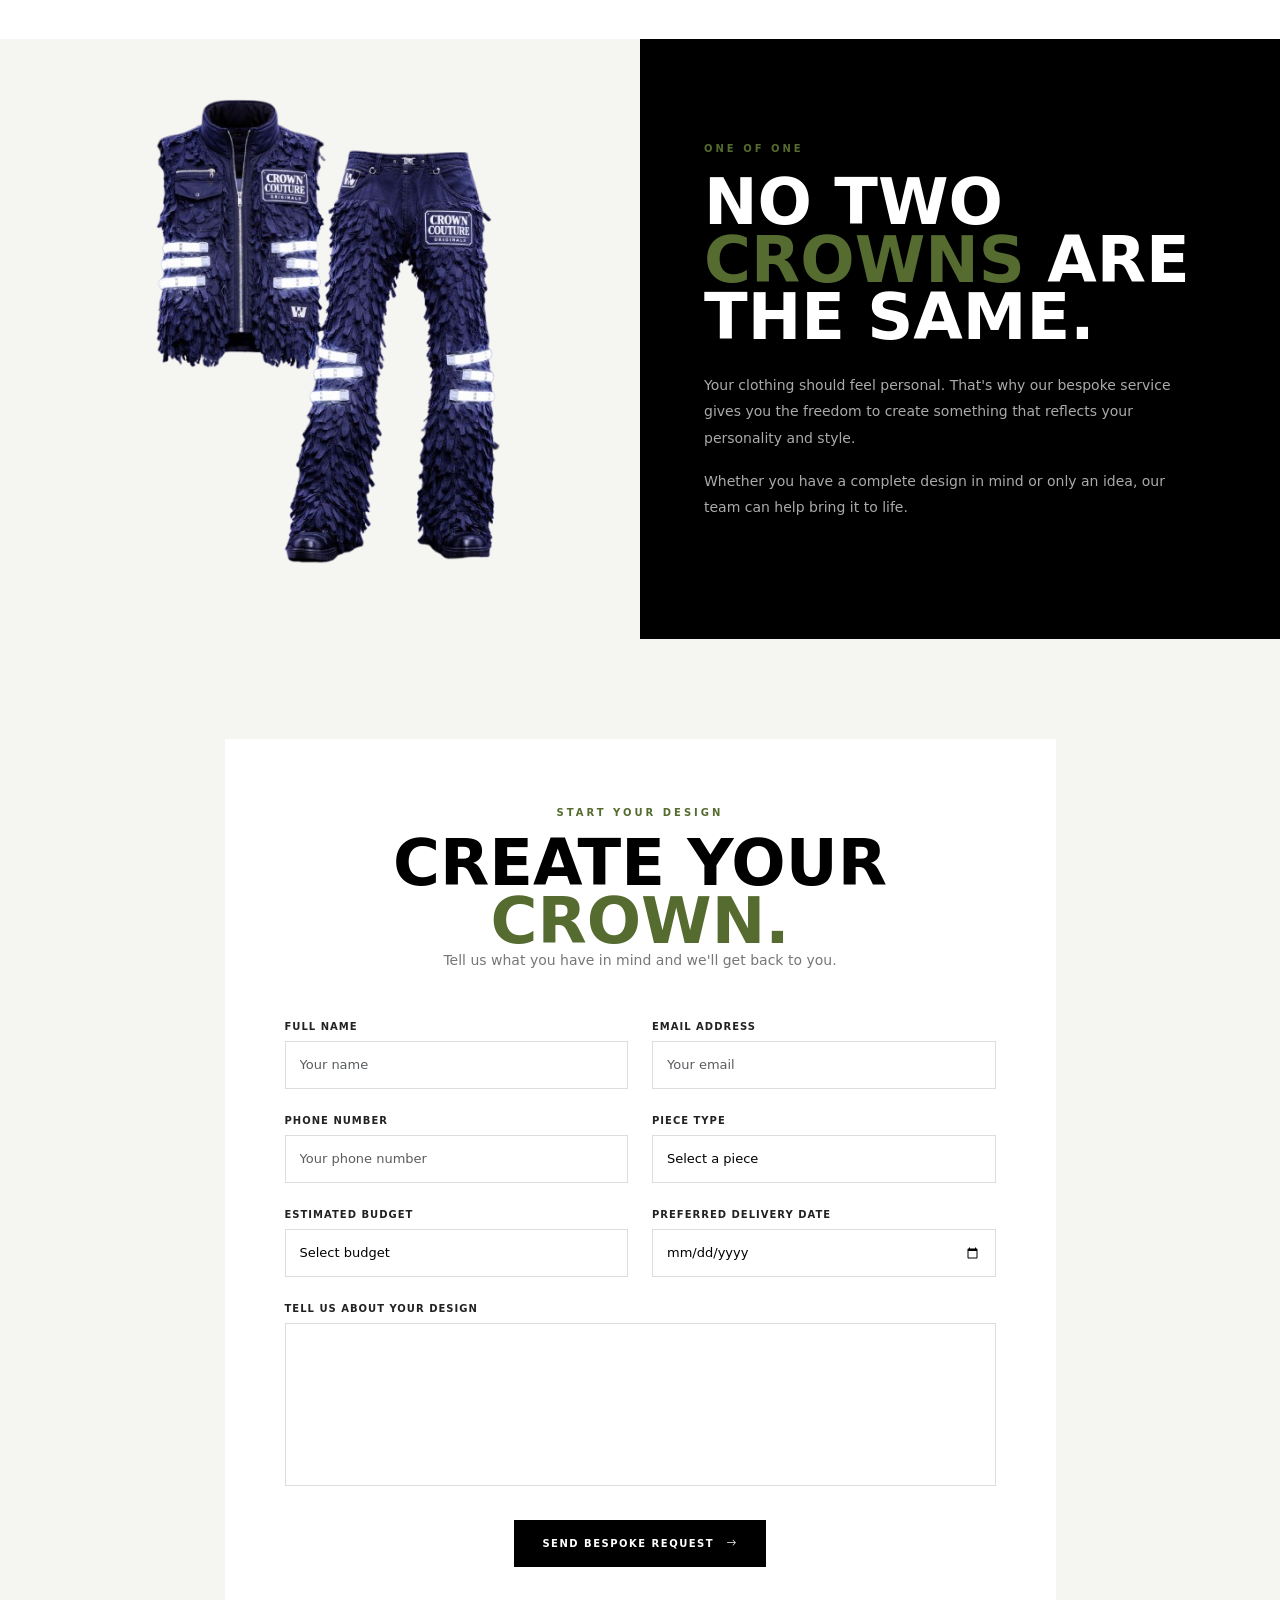
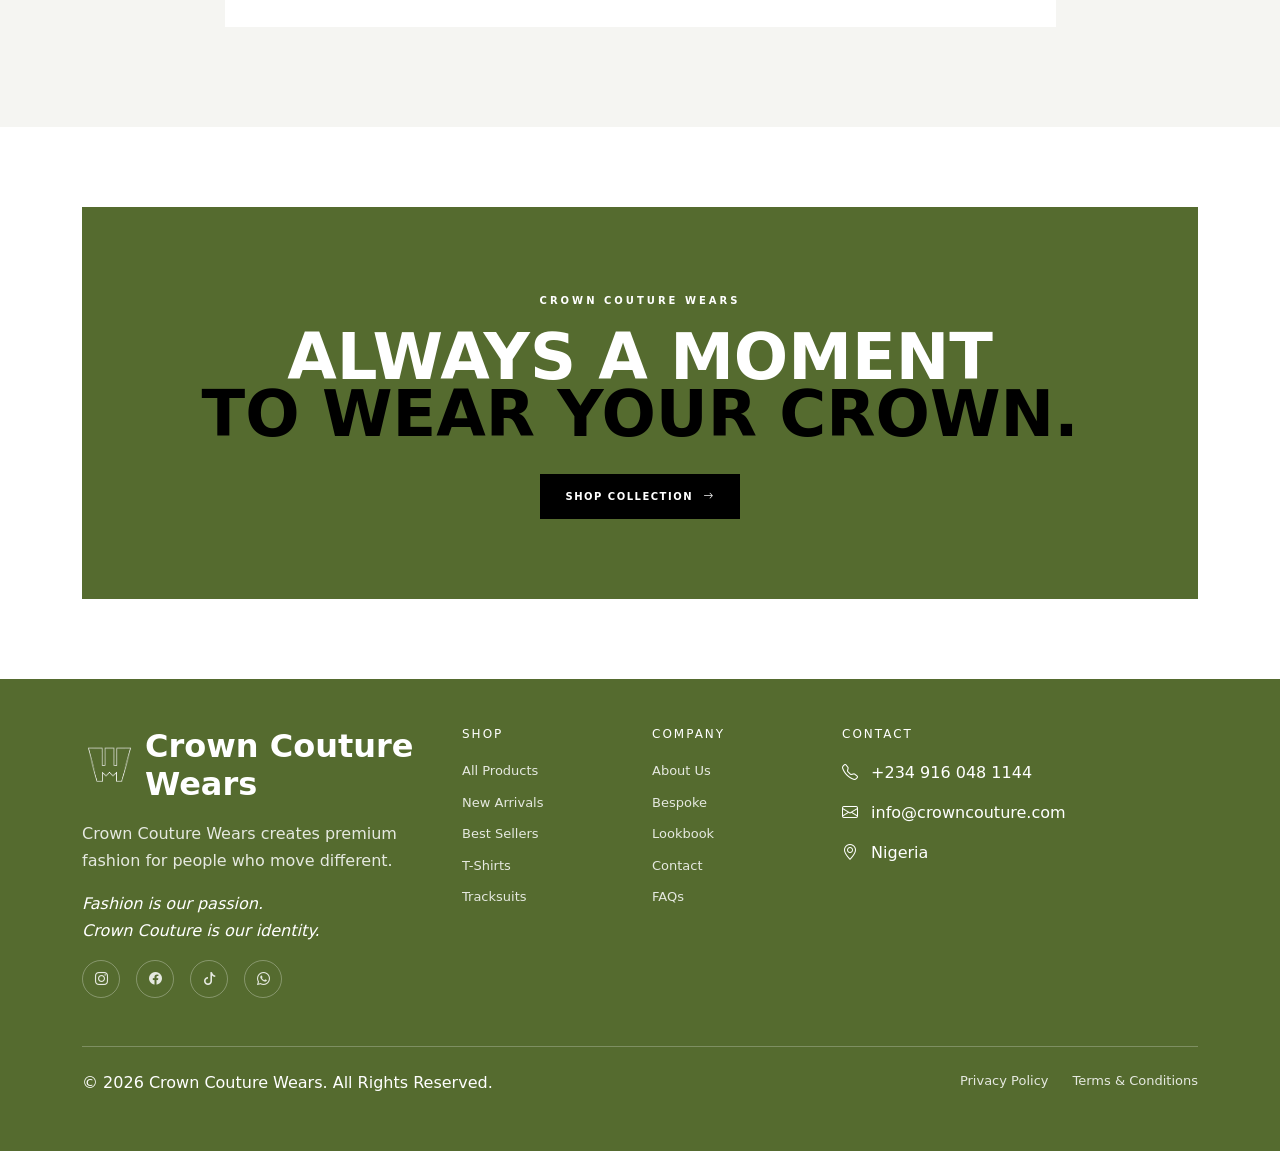
<file: bespoke.html>
<!DOCTYPE html>
<html lang="en">
<head>
    <meta charset="UTF-8">
    <meta name="viewport" content="width=device-width, initial-scale=1.0">
    <title>Bespoke</title>
    <link href="https://cdn.jsdelivr.net/npm/bootstrap@5.3.3/dist/css/bootstrap.min.css" rel="stylesheet">
    <link rel="stylesheet" href="https://cdn.jsdelivr.net/npm/bootstrap-icons@1.11.3/font/bootstrap-icons.min.css">
    <link rel="shortcut icon" href="./image/CROWN_LOGO-removebg-preview.png" type="image/x-icon">
    <link rel="stylesheet" href="css/nav.css">
    <link rel="stylesheet" href="css/bespoke.css">
</head>
<body>
    <nav class="navbar navbar-expand-lg cc-navbar sticky-top">
    <div class="container-fluid">
        <a class="navbar-brand d-flex align-items-center cc-logo" href="index.html">
            <img src="image/crown-logowhite.png">
           <h1 class="fw-bolder d-none d-lg-flex">Crown Couture Wears</h1> 
        </a>
        <button
            class="navbar-toggler"
            type="button"
            data-bs-toggle="collapse"
            data-bs-target="#mainNav"
        >
            <i class="bi bi-list"></i>
        </button>
        <div class="collapse navbar-collapse" id="mainNav">
            <ul class="navbar-nav mx-auto">
                <li class="nav-item">
                    <a class="nav-link" href="index.html">HOME</a>
                </li>
                <li class="nav-item">
                    <a class="nav-link" href="shop.html">SHOP</a>
                </li>
                <li class="nav-item">
                    <a class="nav-link" href="collections.html">
                        COLLECTIONS
                    </a>
                </li>
                <li class="nav-item">
                    <a class="nav-link active" href="bespoke.html">
                        BESPOKE
                    </a>
                </li>
                <li class="nav-item">
                    <a class="nav-link" href="about.html">
                        ABOUT
                    </a>
                </li>
                <li class="nav-item">
                    <a class="nav-link" href="contact.html">
                        CONTACT
                    </a>
                </li>
                 <li class="nav-item">
                    <a class="nav-link" href="login.html">
                        LOGIN
                    </a>
                </li>
                <li class="nav-item">
                    <a class="nav-link" href="signup.html">   
                        SIGN UP
                    </a>                   
                </li>
            </ul>
            <div class="navbar-actions">
                <a href="search.html">
                    <i class="bi bi-search"></i>
                </a>
                <a href="account.html">
                    <i class="bi bi-person"></i>
                </a>
                <a href="cart.html" class="cart-icon">
                    <i class="bi bi-bag"></i>
                    <span>0</span>
                </a>
            </div>
        </div>
    </div>
</nav>
<!--end of nevbar-->

<!-- ================= BESPOKE HERO ================= -->

<section class="cc-bespoke-hero">

    <div class="container-fluid">

        <div class="row align-items-center">

            <div class="col-lg-6">

                <div class="cc-bespoke-hero-content">

                    <span class="cc-bespoke-label">
                        CROWN COUTURE BESPOKE
                    </span>

                    <h1>
                        Made
                        <span>For You.</span>
                    </h1>

                    <p>
                        Your vision. Your measurements. Your identity.
                        Create a one-of-one Crown Couture piece
                        designed specifically for you.
                    </p>

                    <a href="#bespoke-form" class="cc-bespoke-btn">
                        START YOUR BESPOKE
                        <i class="bi bi-arrow-right"></i>
                    </a>

                </div>

            </div>


            <div class="col-lg-6">

                <div class="cc-bespoke-hero-image">

                    <img
                        src="image/crown_craft-removebg-preview.png"
                        alt="Crown Couture Bespoke"
                        class="img-fluid"
                    >

                </div>

            </div>

        </div>

    </div>

</section>


<!-- ================= INTRO ================= -->

<section class="cc-bespoke-intro">

    <div class="container">

        <div class="row align-items-end g-4">

            <div class="col-lg-7">

                <span class="cc-bespoke-small-title">
                    THE BESPOKE EXPERIENCE
                </span>

                <h2>
                    Your Style.
                    <span>Your Rules.</span>
                </h2>

            </div>

            <div class="col-lg-5">

                <p>
                    Bespoke Crown Couture is for those who want
                    something beyond the ordinary. From the idea
                    to the final piece, we work around your vision.
                </p>

            </div>

        </div>

    </div>

</section>


<!-- ================= PROCESS ================= -->

<section class="cc-bespoke-process">

    <div class="container">

        <div class="text-center mb-5">

            <span class="cc-bespoke-small-title">
                HOW IT WORKS
            </span>

            <h2>
                The Crown
                <span>Process.</span>
            </h2>

        </div>


        <div class="row g-4">


            <!-- STEP 1 -->

            <div class="col-md-3">

                <div class="cc-process-card">

                    <span>01</span>

                    <i class="bi bi-chat-square-text"></i>

                    <h3>
                        Consultation
                    </h3>

                    <p>
                        Tell us about your idea, preferred style,
                        colours and the look you want to create.
                    </p>

                </div>

            </div>


            <!-- STEP 2 -->

            <div class="col-md-3">

                <div class="cc-process-card">

                    <span>02</span>

                    <i class="bi bi-rulers"></i>

                    <h3>
                        Measurements
                    </h3>

                    <p>
                        We collect your measurements and details
                        to create a piece that fits your vision.
                    </p>

                </div>

            </div>


            <!-- STEP 3 -->

            <div class="col-md-3">

                <div class="cc-process-card">

                    <span>03</span>

                    <i class="bi bi-scissors"></i>

                    <h3>
                        Creation
                    </h3>

                    <p>
                        Your design moves from concept to reality
                        with careful attention to every detail.
                    </p>

                </div>

            </div>


            <!-- STEP 4 -->

            <div class="col-md-3">

                <div class="cc-process-card">

                    <span>04</span>

                    <i class="bi bi-box-seam"></i>

                    <h3>
                        Delivery
                    </h3>

                    <p>
                        Your finished Crown Couture piece is
                        prepared and delivered to you.
                    </p>

                </div>

            </div>


        </div>

    </div>

</section>


<!-- ================= BESPOKE STATEMENT ================= -->

<section class="cc-bespoke-statement">

    <div class="container-fluid p-0">

        <div class="row g-0 align-items-stretch">

            <div class="col-lg-6">

                <div class="cc-bespoke-statement-image">

                    <img
                        src="image/crown feder removebg-preview.png"
                        alt="Crown Couture Bespoke Fashion"
                    >

                </div>

            </div>


            <div class="col-lg-6">

                <div class="cc-bespoke-statement-content">

                    <span>
                        ONE OF ONE
                    </span>

                    <h2>
                        No Two
                        <em>Crowns</em>
                        Are The Same.
                    </h2>

                    <p>
                        Your clothing should feel personal.
                        That's why our bespoke service gives
                        you the freedom to create something
                        that reflects your personality and style.
                    </p>

                    <p>
                        Whether you have a complete design in
                        mind or only an idea, our team can help
                        bring it to life.
                    </p>

                </div>

            </div>

        </div>

    </div>

</section>


<!-- ================= BESPOKE FORM ================= -->

<section class="cc-bespoke-form-section" id="bespoke-form">

    <div class="container">

        <div class="row justify-content-center">

            <div class="col-lg-9">

                <div class="cc-bespoke-form-box">

                    <div class="text-center mb-5">

                        <span class="cc-bespoke-small-title">
                            START YOUR DESIGN
                        </span>

                        <h2>
                            Create Your
                            <span>Crown.</span>
                        </h2>

                        <p>
                            Tell us what you have in mind and
                            we'll get back to you.
                        </p>

                    </div>


                    <form id="bespokeForm">

                        <div class="row g-4">


                            <!-- NAME -->

                            <div class="col-md-6">

                                <label>
                                    Full Name
                                </label>

                                <input
                                    type="text"
                                    class="form-control"
                                    placeholder="Your name"
                                    required
                                >

                            </div>


                            <!-- EMAIL -->

                            <div class="col-md-6">

                                <label>
                                    Email Address
                                </label>

                                <input
                                    type="email"
                                    class="form-control"
                                    placeholder="Your email"
                                    required
                                >

                            </div>


                            <!-- PHONE -->

                            <div class="col-md-6">

                                <label>
                                    Phone Number
                                </label>

                                <input
                                    type="tel"
                                    class="form-control"
                                    placeholder="Your phone number"
                                    required
                                >

                            </div>


                            <!-- TYPE -->

                            <div class="col-md-6">

                                <label>
                                    Piece Type
                                </label>

                                <select
                                    class="form-select"
                                    required>

                                    <option value="">
                                        Select a piece
                                    </option>

                                    <option>
                                        T-Shirt
                                    </option>

                                    <option>
                                        Tracksuit
                                    </option>

                                    <option>
                                        Trousers
                                    </option>

                                    <option>
                                        Jacket
                                    </option>

                                    <option>
                                        Full Outfit
                                    </option>

                                    <option>
                                        Other
                                    </option>

                                </select>

                            </div>


                            <!-- BUDGET -->

                            <div class="col-md-6">

                                <label>
                                    Estimated Budget
                                </label>

                                <select class="form-select">

                                    <option value="">
                                        Select budget
                                    </option>

                                    <option>
                                        ₦50,000 – ₦100,000
                                    </option>

                                    <option>
                                        ₦100,000 – ₦200,000
                                    </option>

                                    <option>
                                        ₦200,000 – ₦300,000
                                    </option>

                                    <option>
                                        ₦300,000+
                                    </option>

                                </select>

                            </div>


                            <!-- DATE -->

                            <div class="col-md-6">

                                <label>
                                    Preferred Delivery Date
                                </label>

                                <input
                                    type="date"
                                    class="form-control"
                                >

                            </div>


                            <!-- MESSAGE -->

                            <div class="col-12">

                                <label>
                                    Tell Us About Your Design
                                </label>

                                <textarea
                                    class="form-control"
                                    rows="7"
                                    placeholder="Describe your idea, colours, style, measurements or anything else we should know..."
                                    required>
                                </textarea>

                            </div>


                            <!-- SUBMIT -->

                            <div class="col-12 text-center">

                                <button
                                    type="submit"
                                    class="cc-bespoke-submit">

                                    SEND BESPOKE REQUEST

                                    <i class="bi bi-arrow-right"></i>

                                </button>

                            </div>

                        </div>

                    </form>

                </div>

            </div>

        </div>

    </div>

</section>


<!-- ================= FINAL CTA ================= -->

<section class="cc-bespoke-cta">

    <div class="container">

        <div class="cc-bespoke-cta-box text-center">

            <span>
                CROWN COUTURE WEARS
            </span>

            <h2>
                Always A Moment
                <em>To Wear Your Crown.</em>
            </h2>

            <a href="shop.html">
                SHOP COLLECTION
                <i class="bi bi-arrow-right"></i>
            </a>

        </div>

    </div>

</section>

<!-- footer -->
 <footer class="cc-footer">
    <div class="container py-5">
        <div class="row gy-5">
            <!-- BRAND -->
            <div class="col-lg-4">
                <div class="d-flex align-items-center gap-2 mb-3">
                    <img src="image/crown-logowhite.png"
                         class="footer-logo"
                         alt="Crown Couture"
                         height="55">
                    <h1 class="fs-2 fw-bolder mb-0">
                        Crown Couture Wears
                    </h1>
                </div>
                <p class="footer-text">
                    Crown Couture Wears creates premium fashion
                    for people who move different.
                </p>
                <p class="footer-slogan">
                    Fashion is our passion.<br>
                    Crown Couture is our identity.
                </p>
                <div class="social-links d-flex gap-3">
                    <a href="#"><i class="bi bi-instagram"></i></a>
                    <a href="#"><i class="bi bi-facebook"></i></a>
                    <a href="#"><i class="bi bi-tiktok"></i></a>
                    <a href="#"><i class="bi bi-whatsapp"></i></a>
                </div>
            </div>
            <!-- SHOP -->
            <div class="col-6 col-lg-2">
                <h6>SHOP</h6>
                <a href="shop.html">All Products</a>
                <a href="shop.html">New Arrivals</a>
                <a href="shop.html">Best Sellers</a>
                <a href="shop.html">T-Shirts</a>
                <a href="shop.html">Tracksuits</a>
            </div>
            <!-- COMPANY -->
            <div class="col-6 col-lg-2">
                <h6>COMPANY</h6>
                <a href="about.html">About Us</a>
                <a href="bespoke.html">Bespoke</a>
                <a href="lookbook.html">Lookbook</a>
                <a href="contact.html">Contact</a>
                <a href="faq.html">FAQs</a>
            </div>
            <!-- CONTACT -->
            <div class="col-lg-4">
                <h6>CONTACT</h6>
                <p>
                    <i class="bi bi-telephone"></i>
                    +234 916 048 1144
                </p>
                <p>
                    <i class="bi bi-envelope"></i>
                    info@crowncouture.com
                </p>
                <p>
                    <i class="bi bi-geo-alt"></i>
                    Nigeria
                </p>
            </div>
        </div>
        <!-- BOTTOM -->
        <div class="border-top border-light border-opacity-25 mt-5 pt-4
                    d-flex flex-column flex-md-row
                    justify-content-between gap-3">
            <span>
                © 2026 Crown Couture Wears. All Rights Reserved.
            </span>
            <div class="d-flex gap-4">
                <a href="privacy.html">Privacy Policy</a>
                <a href="terms.html">Terms & Conditions</a>
            </div>

        </div>

    </div>
</footer>
</body>
<script src="https://cdn.jsdelivr.net/npm/bootstrap@5.3.3/dist/js/bootstrap.bundle.min.js"> </script>

</html>
</file>
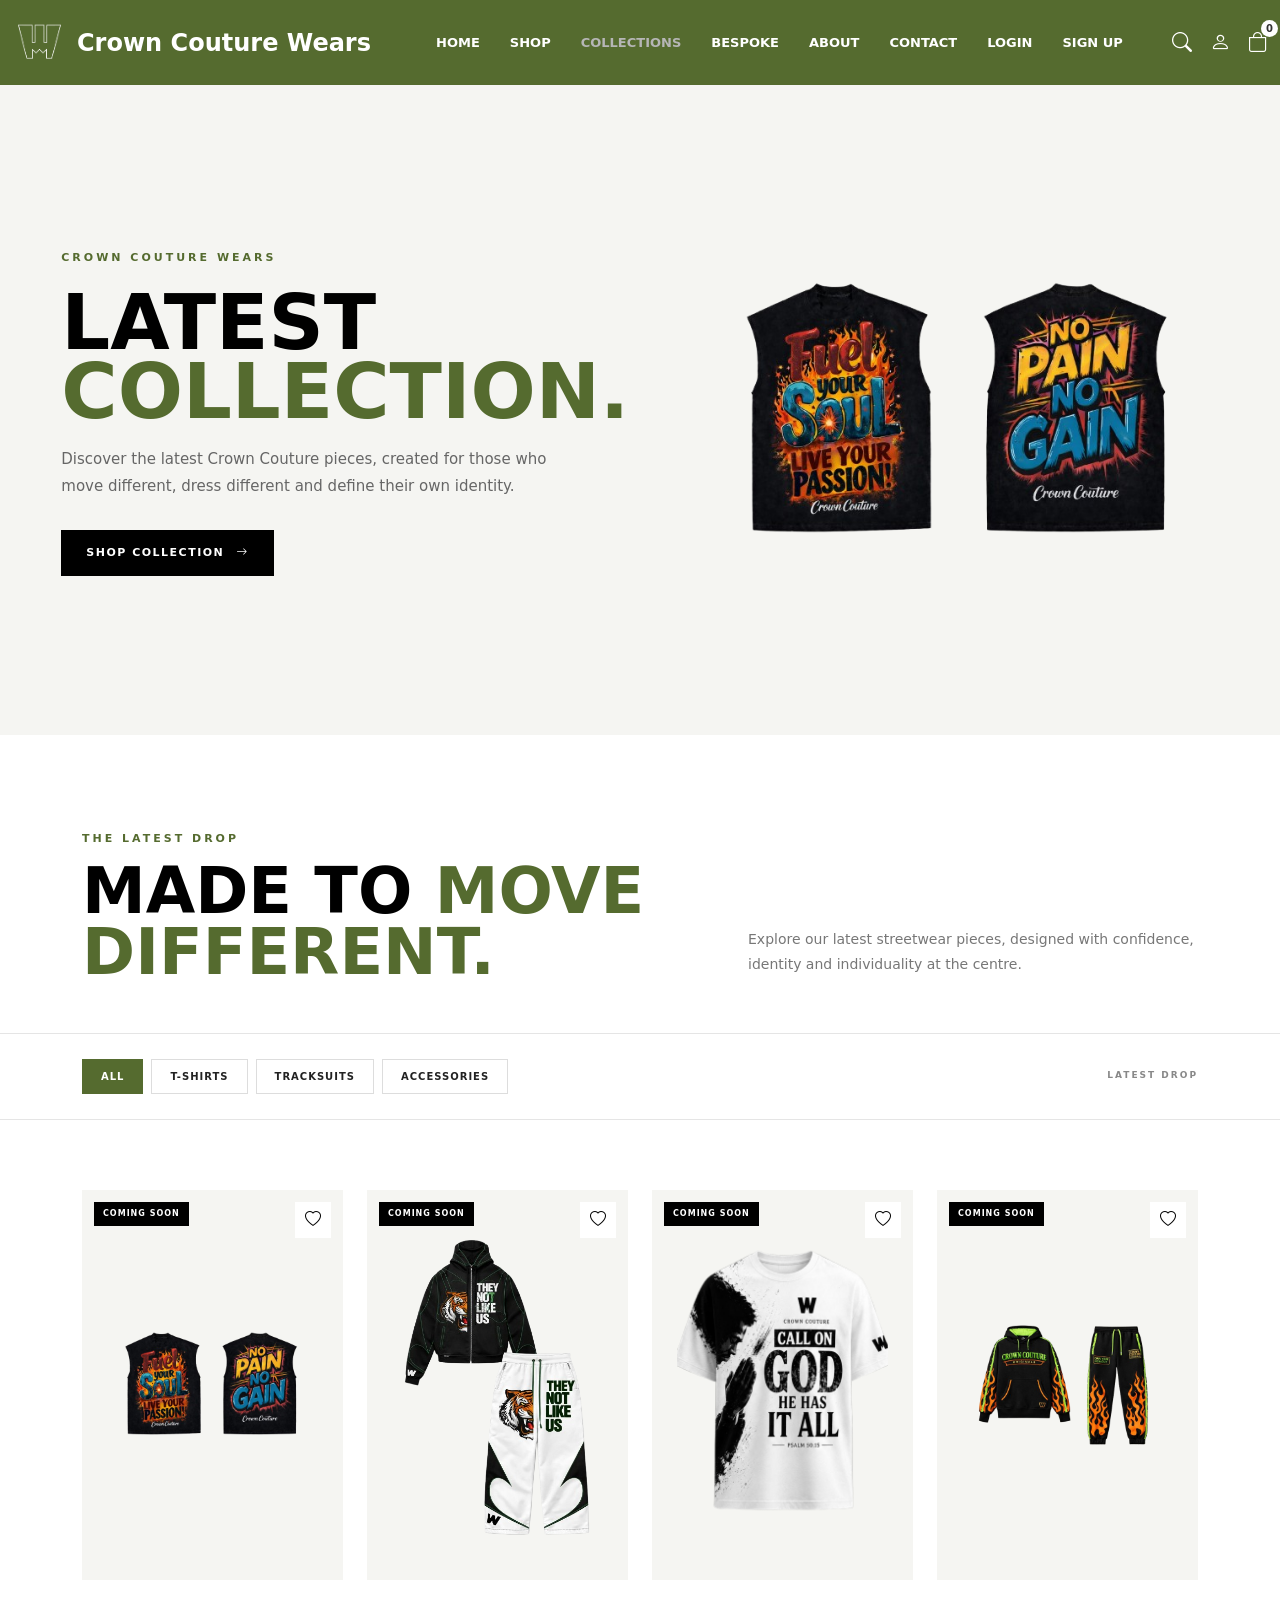
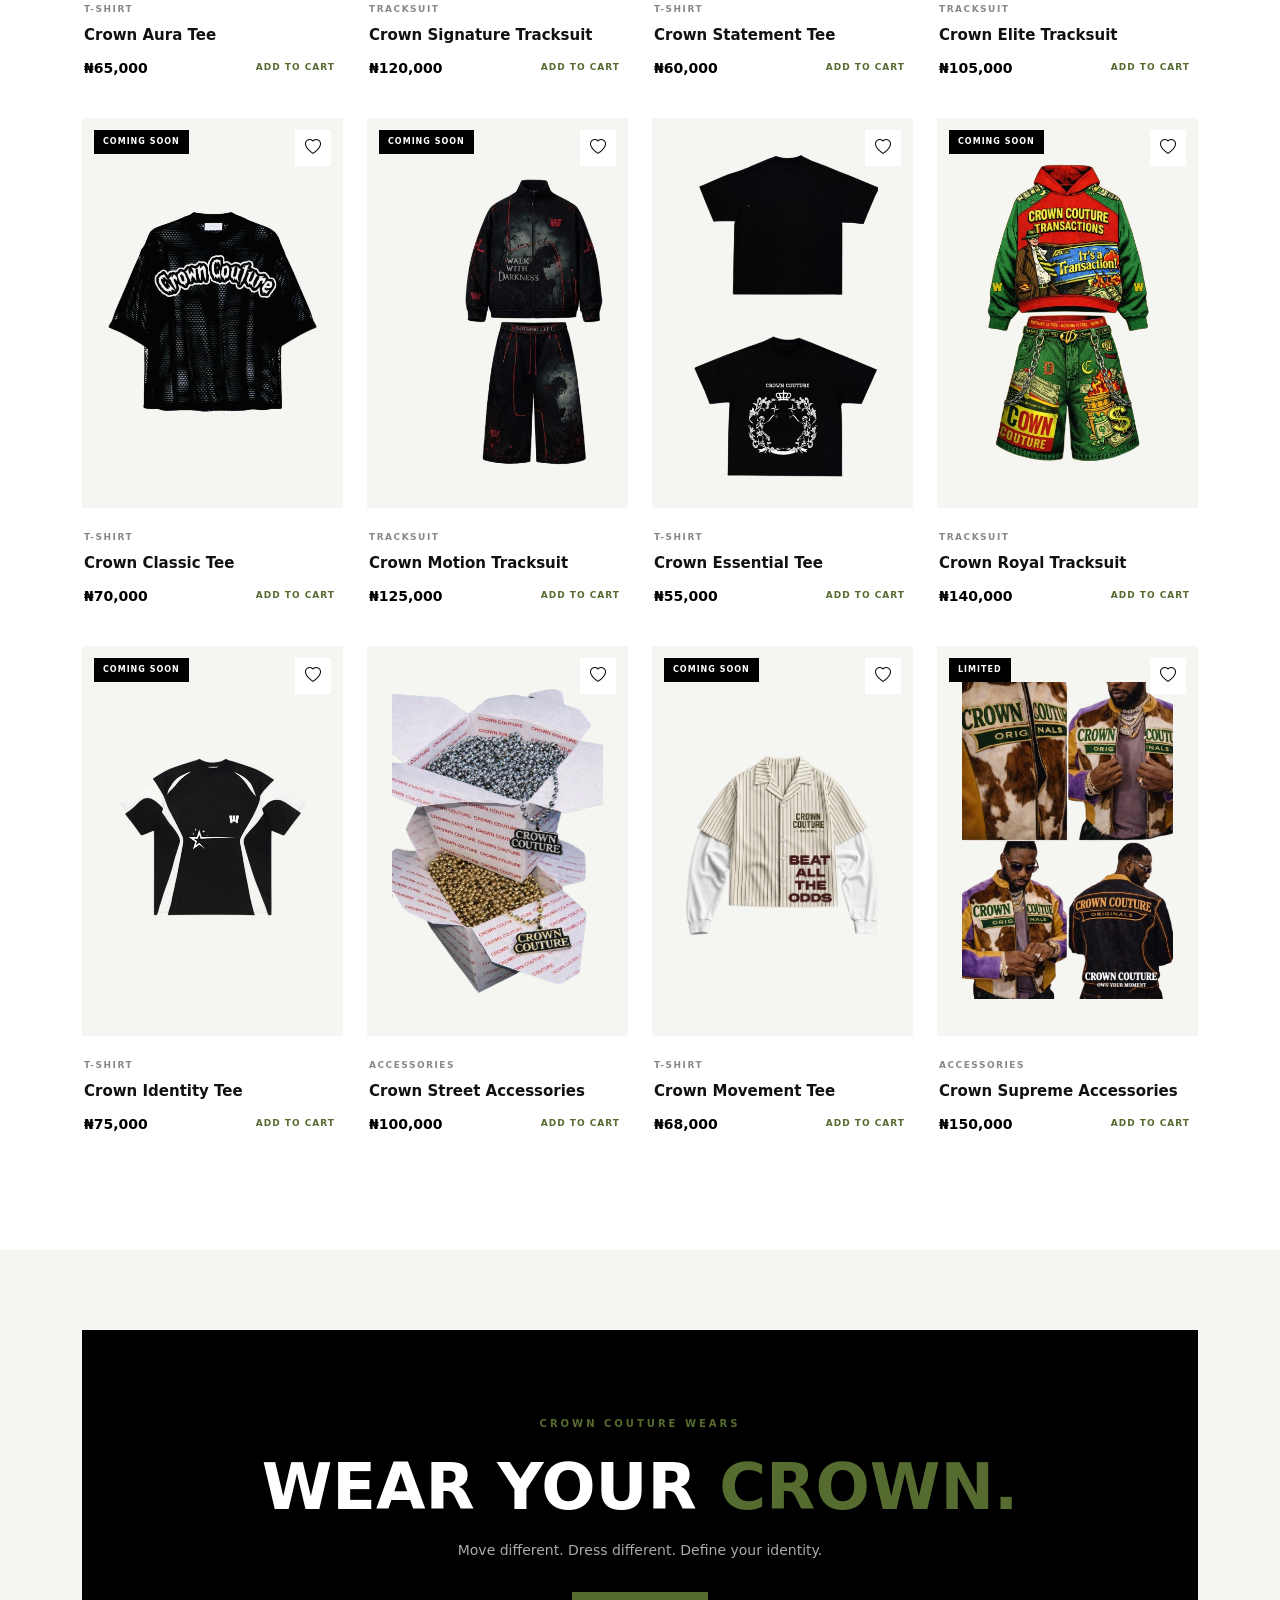
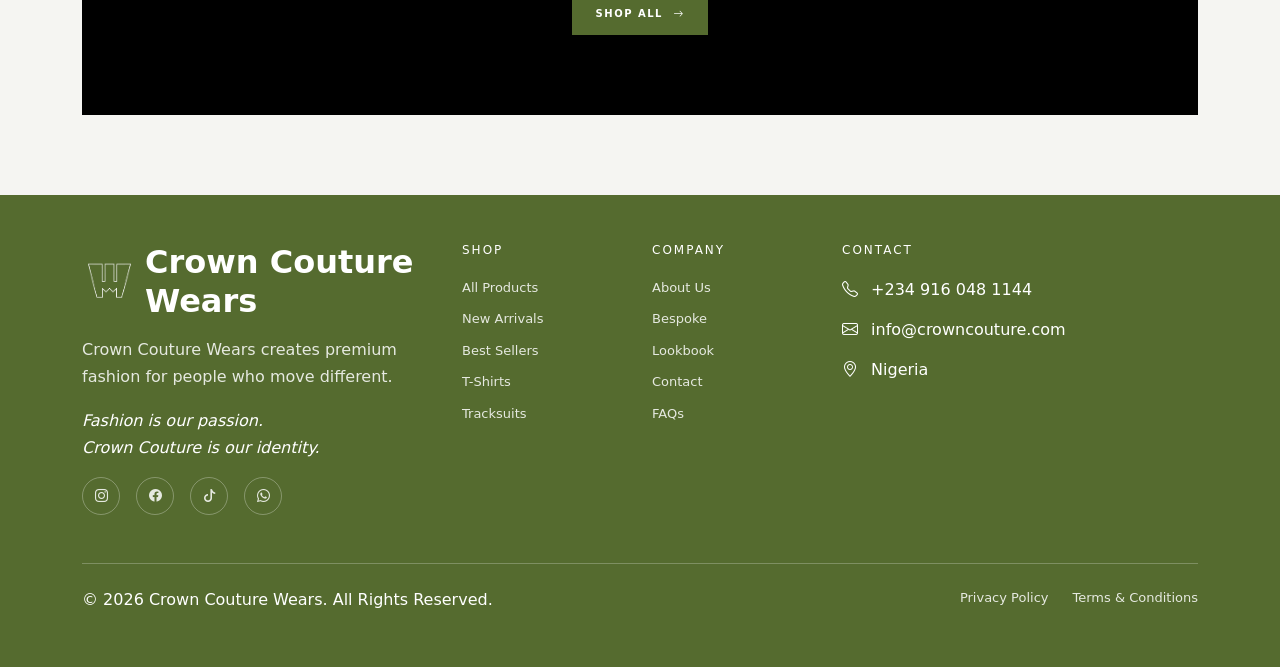
<file: collections.html>
<!DOCTYPE html>
<html lang="en">
<head>
    <meta charset="UTF-8">
    <meta name="viewport" content="width=device-width, initial-scale=1.0">
    <title>collections</title>
    <link href="https://cdn.jsdelivr.net/npm/bootstrap@5.3.3/dist/css/bootstrap.min.css" rel="stylesheet">
    <link rel="stylesheet" href="https://cdn.jsdelivr.net/npm/bootstrap-icons@1.11.3/font/bootstrap-icons.min.css">
    <link rel="shortcut icon" href="./image/CROWN_LOGO-removebg-preview.png" type="image/x-icon">
    <link rel="stylesheet" href="css/nav.css">
    <link rel="stylesheet" href="css/collection.css">
</head>
<body>
    <nav class="navbar navbar-expand-lg cc-navbar sticky-top">
    <div class="container-fluid">
        <a class="navbar-brand d-flex align-items-center cc-logo" href="index.html">
            <img src="image/crown-logowhite.png">
           <h1 class="fw-bolder d-none d-lg-flex">Crown Couture Wears</h1> 
        </a>
        <button
            class="navbar-toggler"
            type="button"
            data-bs-toggle="collapse"
            data-bs-target="#mainNav"
        >
            <i class="bi bi-list"></i>
        </button>
        <div class="collapse navbar-collapse" id="mainNav">
            <ul class="navbar-nav mx-auto">
                <li class="nav-item">
                    <a class="nav-link" href="index.html">HOME</a>
                </li>
                <li class="nav-item">
                    <a class="nav-link" href="shop.html">SHOP</a>
                </li>
                <li class="nav-item">
                    <a class="nav-link active" href="collections.html">
                        COLLECTIONS
                    </a>
                </li>
                <li class="nav-item">
                    <a class="nav-link" href="bespoke.html">
                        BESPOKE
                    </a>
                </li>
                <li class="nav-item">
                    <a class="nav-link" href="about.html">
                        ABOUT
                    </a>
                </li>
                <li class="nav-item">
                    <a class="nav-link" href="contact.html">
                        CONTACT
                    </a>
                </li>
                 <li class="nav-item">
                    <a class="nav-link" href="login.html">
                        LOGIN
                    </a>
                </li>
                <li class="nav-item">
                    <a class="nav-link" href="signup.html">   
                        SIGN UP
                    </a>                   
                </li>
            </ul>
            <div class="navbar-actions">
                <a href="search.html">
                    <i class="bi bi-search"></i>
                </a>
                <a href="account.html">
                    <i class="bi bi-person"></i>
                </a>
                <a href="cart.html" class="cart-icon">
                    <i class="bi bi-bag"></i>
                    <span>0</span>
                </a>
            </div>
        </div>
    </div>
</nav>
<!--end of nevbar-->

<!-- ================= COLLECTION HERO ================= -->

<section class="cc-collection-hero">

    <div class="container-fluid">

        <div class="row align-items-center">

            <div class="col-lg-6">

                <div class="cc-collection-content">

                    <span class="cc-collection-label">
                        CROWN COUTURE WEARS
                    </span>

                    <h1>
                        Latest
                        <span>Collection.</span>
                    </h1>

                    <p>
                        Discover the latest Crown Couture pieces,
                        created for those who move different,
                        dress different and define their own identity.
                    </p>

                    <a href="#latest-collection"
                       class="cc-collection-btn">
                        SHOP COLLECTION
                        <i class="bi bi-arrow-right"></i>
                    </a>

                </div>

            </div>


            <div class="col-lg-6">

                <div class="cc-collection-hero-image">

                    <img
                        src="image/crown_armless-removebg-preview.png"
                        alt="Crown Couture Latest Collection"
                        class="img-fluid"
                    >

                </div>

            </div>

        </div>

    </div>

</section>


<!-- ================= COLLECTION INTRO ================= -->

<section class="cc-collection-intro">

    <div class="container">

        <div class="row align-items-end">

            <div class="col-lg-7">

                <span class="cc-small-title">
                    THE LATEST DROP
                </span>

                <h2>
                    Made to
                    <span>Move Different.</span>
                </h2>

            </div>

            <div class="col-lg-5">

                <p>
                    Explore our latest streetwear pieces,
                    designed with confidence, identity and
                    individuality at the centre.
                </p>

            </div>

        </div>

    </div>

</section>


<!-- ================= FILTER ================= -->

<section class="cc-collection-filter">

    <div class="container">

        <div class="d-flex flex-wrap justify-content-between
                    align-items-center gap-3">

            <div class="cc-filter-buttons">

                <button
                    class="cc-filter active"
                    data-filter="all">
                    All
                </button>

                <button
                    class="cc-filter"
                    data-filter="tshirts">
                    T-Shirts
                </button>

                <button
                    class="cc-filter"
                    data-filter="tracksuits">
                    Tracksuits
                </button>

                <button
                    class="cc-filter"
                    data-filter="accessories">
                    Accessories
                </button>

            </div>

            <span class="cc-item-count">
                LATEST DROP
            </span>

        </div>

    </div>

</section>


<!-- ================= PRODUCTS ================= -->

<section
    class="cc-latest-collection"
    id="latest-collection">

    <div class="container">

        <div class="row g-4" id="collectionGrid">


            <!-- PRODUCT 1 -->

            <div
                class="col-6 col-lg-3 collection-item"
                data-category="tshirts">

                <div class="cc-collection-card">

                    <div class="cc-collection-image">

                        <span class="cc-collection-badge">
                            COMING SOON
                        </span>

                        <button class="cc-wishlist">
                            <i class="bi bi-heart"></i>
                        </button>

                        <img
                            src="image/crown_armless-removebg-preview.png"
                            alt="Crown Aura Tee"
                        >

                    </div>

                    <div class="cc-collection-info">

                        <span>T-SHIRT</span>

                        <h3>
                            Crown Aura Tee
                        </h3>

                        <div class="cc-price-row">

                            <strong>
                                ₦65,000
                            </strong>

                            <button>
                                ADD TO CART
                            </button>

                        </div>

                    </div>

                </div>

            </div>


            <!-- PRODUCT 2 -->

            <div
                class="col-6 col-lg-3 collection-item"
                data-category="tracksuits">

                <div class="cc-collection-card">

                    <div class="cc-collection-image">

                        <span class="cc-collection-badge">
                            COMING SOON
                        </span>

                        <button class="cc-wishlist">
                            <i class="bi bi-heart"></i>
                        </button>

                        <img
                            src="image/WhatsApp_Image_2026-09-22_at_09.18.27__1_-removebg-preview.png"
                            alt="Crown Signature Tracksuit"
                        >

                    </div>

                    <div class="cc-collection-info">

                        <span>TRACKSUIT</span>

                        <h3>
                            Crown Signature Tracksuit
                        </h3>

                        <div class="cc-price-row">

                            <strong>
                                ₦120,000
                            </strong>

                            <button>
                                ADD TO CART
                            </button>

                        </div>

                    </div>

                </div>

            </div>


            <!-- PRODUCT 3 -->

            <div
                class="col-6 col-lg-3 collection-item"
                data-category="tshirts">

                <div class="cc-collection-card">

                    <div class="cc-collection-image">

                        <span class="cc-collection-badge">
                            COMING SOON 
                        </span>

                        <button class="cc-wishlist">
                            <i class="bi bi-heart"></i>
                        </button>

                        <img
                            src="image/crown w-b removebg-preview (1).png"
                            alt="Crown Statement Tee"
                        >

                    </div>

                    <div class="cc-collection-info">

                        <span>T-SHIRT</span>

                        <h3>
                            Crown Statement Tee
                        </h3>

                        <div class="cc-price-row">

                            <strong>
                                ₦60,000
                            </strong>

                            <button>
                                ADD TO CART
                            </button>

                        </div>

                    </div>

                </div>

            </div>


            <!-- PRODUCT 4 -->

            <div
                class="col-6 col-lg-3 collection-item"
                data-category="tracksuits">

                <div class="cc-collection-card">

                    <div class="cc-collection-image">

                        <span class="cc-collection-badge">
                            COMING SOON
                        </span>

                        <button class="cc-wishlist">
                            <i class="bi bi-heart"></i>
                        </button>

                        <img
                            src="image/crown track 4.0removebg-preview.png"
                            alt="Crown Elite Tracksuit"
                        >

                    </div>

                    <div class="cc-collection-info">

                        <span>TRACKSUIT</span>

                        <h3>
                            Crown Elite Tracksuit
                        </h3>

                        <div class="cc-price-row">

                            <strong>
                                ₦105,000
                            </strong>

                            <button>
                                ADD TO CART
                            </button>

                        </div>

                    </div>

                </div>

            </div>


            <!-- PRODUCT 5 -->

            <div
                class="col-6 col-lg-3 collection-item"
                data-category="tshirts">

                <div class="cc-collection-card">

                    <div class="cc-collection-image">

                        <span class="cc-collection-badge">
                            COMING SOON
                        </span>

                        <button class="cc-wishlist">
                            <i class="bi bi-heart"></i>
                        </button>

                        <img
                            src="image/crown_tees_4-removebg-preview.png"
                            alt="Crown Classic Tee"
                        >

                    </div>

                    <div class="cc-collection-info">

                        <span>T-SHIRT</span>

                        <h3>
                            Crown Classic Tee
                        </h3>

                        <div class="cc-price-row">

                            <strong>
                                ₦70,000
                            </strong>

                            <button>
                                ADD TO CART
                            </button>

                        </div>

                    </div>

                </div>

            </div>


            <!-- PRODUCT 6 -->

            <div
                class="col-6 col-lg-3 collection-item"
                data-category="tracksuits">

                <div class="cc-collection-card">

                    <div class="cc-collection-image">

                        <span class="cc-collection-badge">
                            COMING SOON
                        </span>

                        <button class="cc-wishlist">
                            <i class="bi bi-heart"></i>
                        </button>

                        <img
                            src="image/crown_jocker-removebg-preview.png"
                            alt="Crown Motion Tracksuit"
                        >

                    </div>

                    <div class="cc-collection-info">

                        <span>TRACKSUIT</span>

                        <h3>
                            Crown Motion Tracksuit
                        </h3>

                        <div class="cc-price-row">

                            <strong>
                                ₦125,000
                            </strong>

                            <button>
                                ADD TO CART
                            </button>

                        </div>

                    </div>

                </div>

            </div>


            <!-- PRODUCT 7 -->

            <div
                class="col-6 col-lg-3 collection-item"
                data-category="tshirts">

                <div class="cc-collection-card">

                    <div class="cc-collection-image">

                        <button class="cc-wishlist">
                            <i class="bi bi-heart"></i>
                        </button>

                        <img
                            src="image/crown_tees_3-removebg-preview.png"
                            alt="Crown Essential Tee"
                        >

                    </div>

                    <div class="cc-collection-info">

                        <span>T-SHIRT</span>

                        <h3>
                            Crown Essential Tee
                        </h3>

                        <div class="cc-price-row">

                            <strong>
                                ₦55,000
                            </strong>

                            <button>
                                ADD TO CART
                            </button>

                        </div>

                    </div>

                </div>

            </div>


            <!-- PRODUCT 8 -->

            <div
                class="col-6 col-lg-3 collection-item"
                data-category="tracksuits">

                <div class="cc-collection-card">

                    <div class="cc-collection-image">

                        <span class="cc-collection-badge">
                            COMING SOON
                        </span>

                        <button class="cc-wishlist">
                            <i class="bi bi-heart"></i>
                        </button>

                        <img
                            src="image/crown green track removebg-preview.png"
                            alt="Crown Royal Tracksuit"
                        >

                    </div>

                    <div class="cc-collection-info">

                        <span>TRACKSUIT</span>

                        <h3>
                            Crown Royal Tracksuit
                        </h3>

                        <div class="cc-price-row">

                            <strong>
                                ₦140,000
                            </strong>

                            <button>
                                ADD TO CART
                            </button>

                        </div>

                    </div>

                </div>

            </div>


            <!-- PRODUCT 9 -->

            <div
                class="col-6 col-lg-3 collection-item"
                data-category="tshirts">

                <div class="cc-collection-card">

                    <div class="cc-collection-image">

                        <span class="cc-collection-badge">
                            COMING SOON
                        </span>

                        <button class="cc-wishlist">
                            <i class="bi bi-heart"></i>
                        </button>

                        <img
                            src="image/CROWN_TEEA-removebg-preview.png"
                            alt="Crown Identity Tee"
                        >

                    </div>

                    <div class="cc-collection-info">

                        <span>T-SHIRT</span>

                        <h3>
                            Crown Identity Tee
                        </h3>

                        <div class="cc-price-row">

                            <strong>
                                ₦75,000
                            </strong>

                            <button>
                                ADD TO CART
                            </button>

                        </div>

                    </div>

                </div>

            </div>


            <!-- PRODUCT 10 -->

            <div
                class="col-6 col-lg-3 collection-item"
                data-category="accessories">

                <div class="cc-collection-card">

                    <div class="cc-collection-image">

                        <button class="cc-wishlist">
                            <i class="bi bi-heart"></i>
                        </button>

                        <img
                            src="image/crown_ass_3.0-removebg-preview (1).png"
                            alt="Crown Street Accessories"
                        >

                    </div>

                    <div class="cc-collection-info">

                        <span>ACCESSORIES</span>

                        <h3>
                            Crown Street Accessories
                        </h3>

                        <div class="cc-price-row">

                            <strong>
                                ₦100,000
                            </strong>

                            <button>
                                ADD TO CART
                            </button>

                        </div>

                    </div>

                </div>

            </div>


            <!-- PRODUCT 11 -->

            <div
                class="col-6 col-lg-3 collection-item"
                data-category="tshirts">

                <div class="cc-collection-card">

                    <div class="cc-collection-image">

                        <span class="cc-collection-badge">
                            COMING SOON
                        </span>

                        <button class="cc-wishlist">
                            <i class="bi bi-heart"></i>
                        </button>

                        <img
                            src="image/crown long removebg-preview.png"
                            alt="Crown Movement Tee"
                        >

                    </div>

                    <div class="cc-collection-info">

                        <span>T-SHIRT</span>

                        <h3>
                            Crown Movement Tee
                        </h3>

                        <div class="cc-price-row">

                            <strong>
                                ₦68,000
                            </strong>

                            <button>
                                ADD TO CART
                            </button>

                        </div>

                    </div>

                </div>

            </div>


            <!-- PRODUCT 12 -->

            <div
                class="col-6 col-lg-3 collection-item"
                data-category="accessories">

                <div class="cc-collection-card">

                    <div class="cc-collection-image">

                        <span class="cc-collection-badge">
                            LIMITED
                        </span>

                        <button class="cc-wishlist">
                            <i class="bi bi-heart"></i>
                        </button>

                        <img
                            src="image/crown_ass_2.0-removebg-preview.png"
                            alt="Crown Supreme Accessories"
                        >

                    </div>

                    <div class="cc-collection-info">

                        <span>ACCESSORIES</span>

                        <h3>
                            Crown Supreme Accessories
                        </h3>

                        <div class="cc-price-row">

                            <strong>
                                ₦150,000
                            </strong>

                            <button>
                                ADD TO CART
                            </button>

                        </div>

                    </div>

                </div>

            </div>


        </div>

    </div>

</section>


<!-- ================= CTA ================= -->

<section class="cc-collection-cta">

    <div class="container">

        <div class="cc-cta-box text-center">

            <span>
                CROWN COUTURE WEARS
            </span>

            <h2>
                Wear Your
                <em>Crown.</em>
            </h2>

            <p>
                Move different. Dress different.
                Define your identity.
            </p>

            <a href="shop.html">
                SHOP ALL
                <i class="bi bi-arrow-right"></i>
            </a>

        </div>

    </div>

</section>
<!-- footer -->
 <footer class="cc-footer">
    <div class="container py-5">
        <div class="row gy-5">
            <!-- BRAND -->
            <div class="col-lg-4">
                <div class="d-flex align-items-center gap-2 mb-3">
                    <img src="image/crown-logowhite.png"
                         class="footer-logo"
                         alt="Crown Couture"
                         height="55">
                    <h1 class="fs-2 fw-bolder mb-0">
                        Crown Couture Wears
                    </h1>
                </div>
                <p class="footer-text">
                    Crown Couture Wears creates premium fashion
                    for people who move different.
                </p>
                <p class="footer-slogan">
                    Fashion is our passion.<br>
                    Crown Couture is our identity.
                </p>
                <div class="social-links d-flex gap-3">
                    <a href="#"><i class="bi bi-instagram"></i></a>
                    <a href="#"><i class="bi bi-facebook"></i></a>
                    <a href="#"><i class="bi bi-tiktok"></i></a>
                    <a href="#"><i class="bi bi-whatsapp"></i></a>
                </div>
            </div>
            <!-- SHOP -->
            <div class="col-6 col-lg-2">
                <h6>SHOP</h6>
                <a href="shop.html">All Products</a>
                <a href="shop.html">New Arrivals</a>
                <a href="shop.html">Best Sellers</a>
                <a href="shop.html">T-Shirts</a>
                <a href="shop.html">Tracksuits</a>
            </div>
            <!-- COMPANY -->
            <div class="col-6 col-lg-2">
                <h6>COMPANY</h6>
                <a href="about.html">About Us</a>
                <a href="bespoke.html">Bespoke</a>
                <a href="lookbook.html">Lookbook</a>
                <a href="contact.html">Contact</a>
                <a href="faq.html">FAQs</a>
            </div>
            <!-- CONTACT -->
            <div class="col-lg-4">
                <h6>CONTACT</h6>
                <p>
                    <i class="bi bi-telephone"></i>
                    +234 916 048 1144
                </p>
                <p>
                    <i class="bi bi-envelope"></i>
                    info@crowncouture.com
                </p>
                <p>
                    <i class="bi bi-geo-alt"></i>
                    Nigeria
                </p>
            </div>
        </div>
        <!-- BOTTOM -->
        <div class="border-top border-light border-opacity-25 mt-5 pt-4
                    d-flex flex-column flex-md-row
                    justify-content-between gap-3">
            <span>
                © 2026 Crown Couture Wears. All Rights Reserved.
            </span>
            <div class="d-flex gap-4">
                <a href="privacy.html">Privacy Policy</a>
                <a href="terms.html">Terms & Conditions</a>
            </div>

        </div>

    </div>
</footer>
</body>
<script src="js/collection.js"></script>
<script src="https://cdn.jsdelivr.net/npm/bootstrap@5.3.3/dist/js/bootstrap.bundle.min.js"> </script>

</html>
</file>
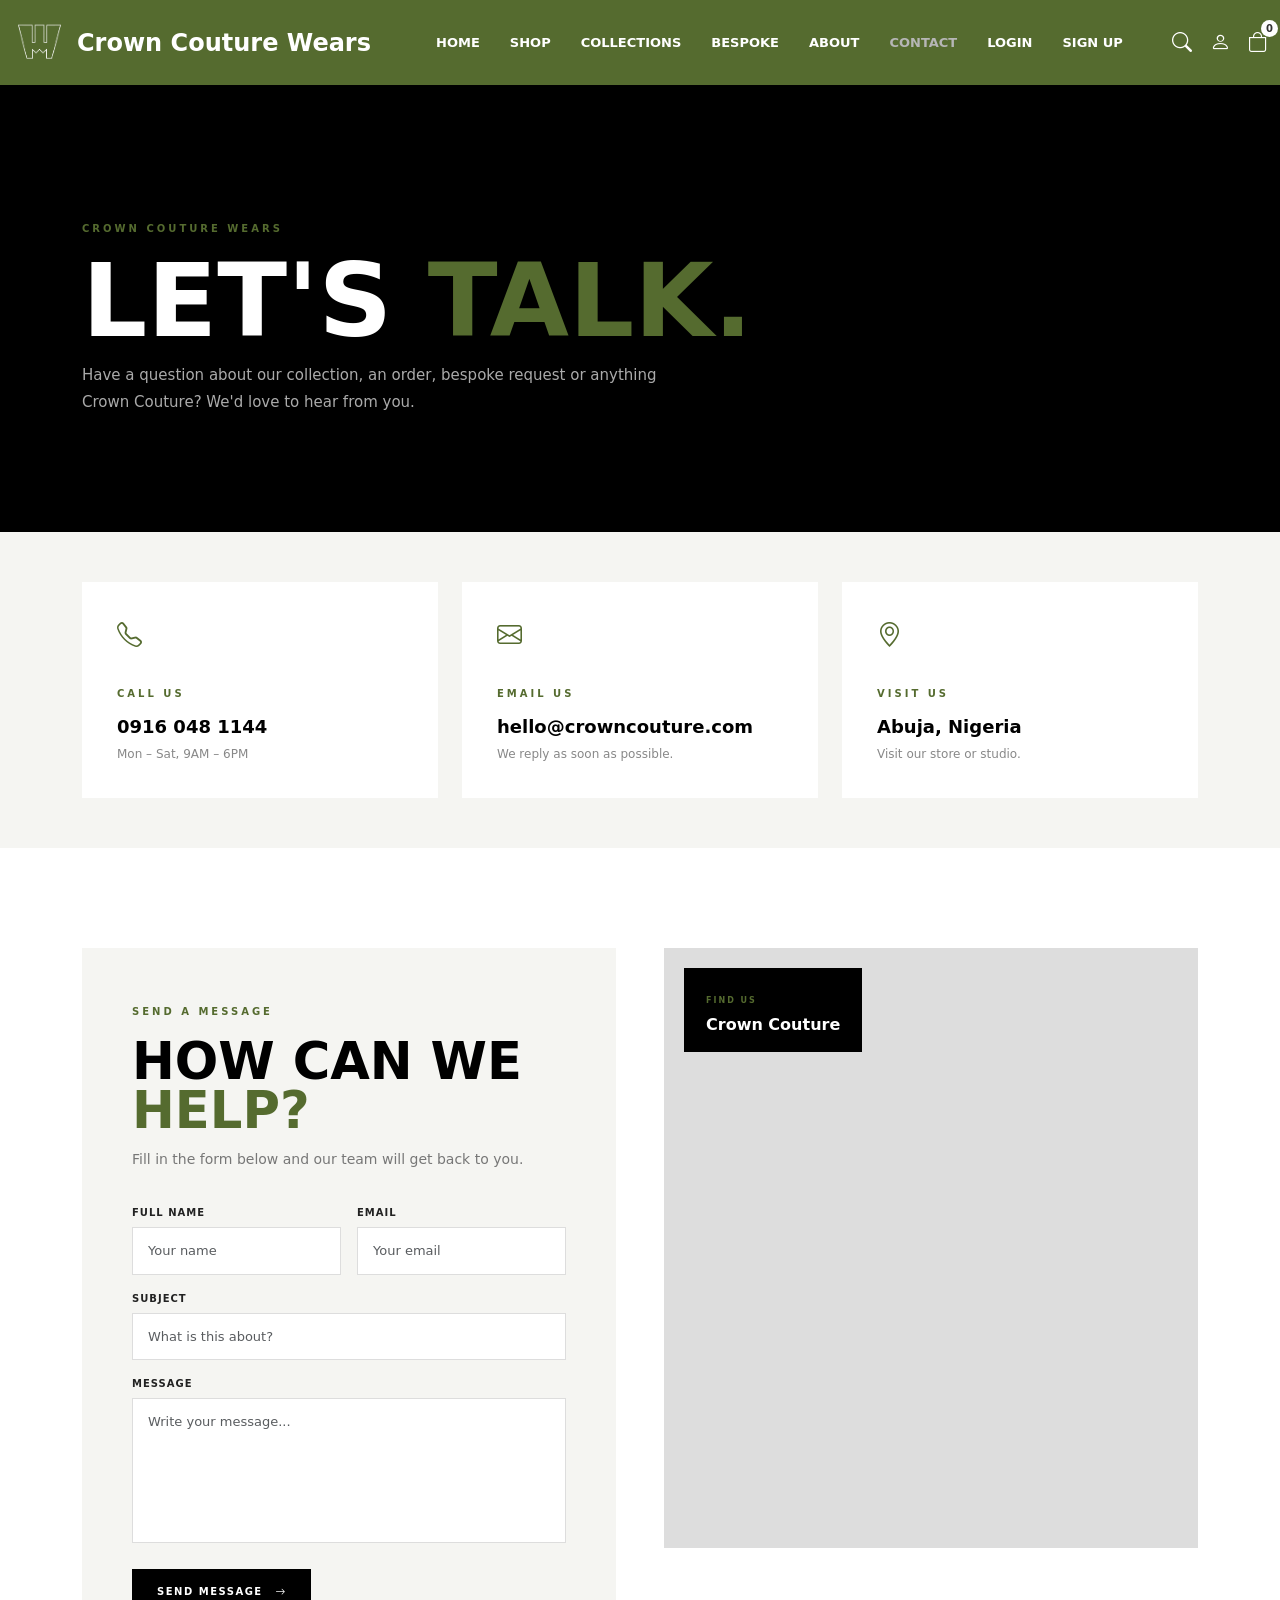
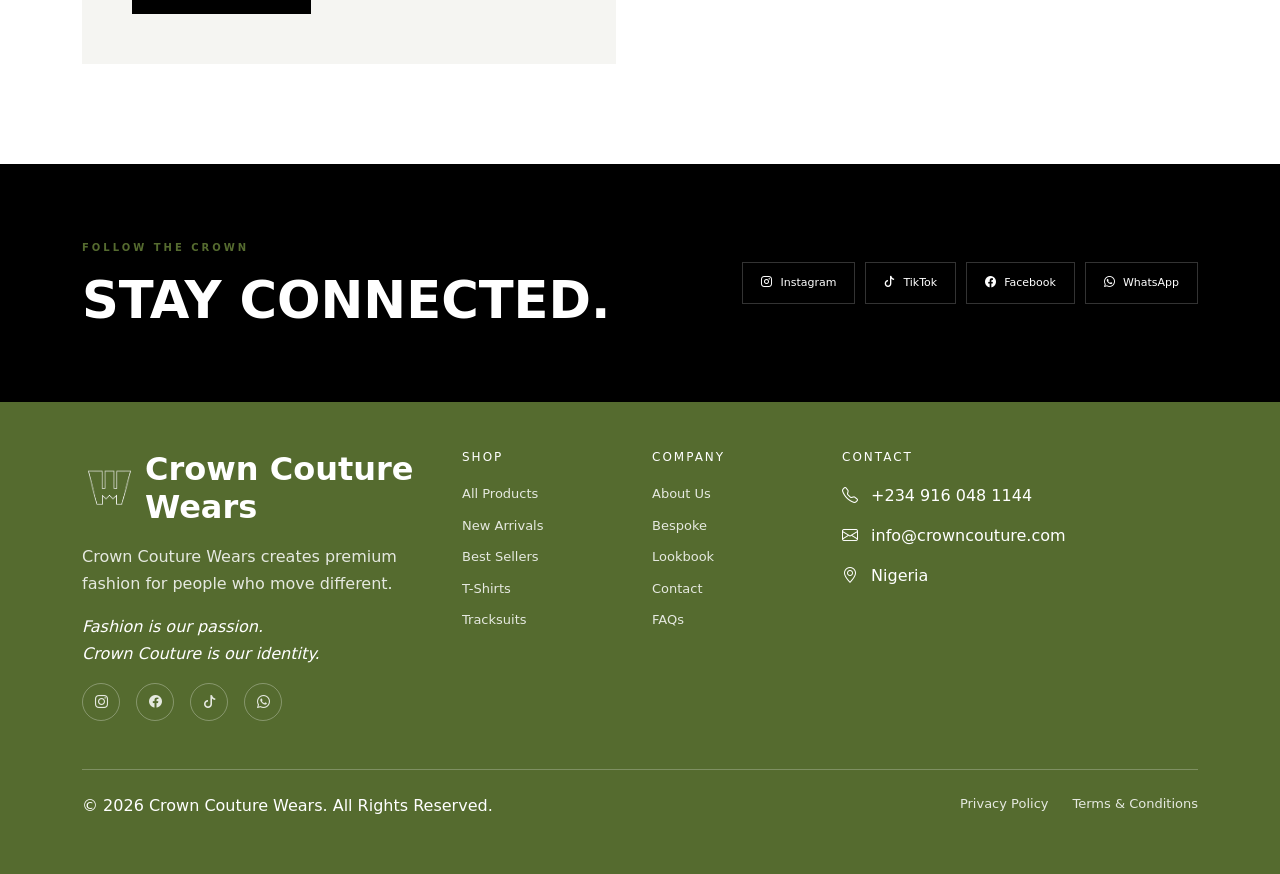
<file: contact.html>
<!DOCTYPE html>
<html lang="en">
<head>
    <meta charset="UTF-8">
    <meta name="viewport" content="width=device-width, initial-scale=1.0">
    <title>contact</title>
    <link href="https://cdn.jsdelivr.net/npm/bootstrap@5.3.3/dist/css/bootstrap.min.css" rel="stylesheet">
    <link rel="stylesheet" href="https://cdn.jsdelivr.net/npm/bootstrap-icons@1.11.3/font/bootstrap-icons.min.css">
    <link rel="shortcut icon" href="./image/CROWN_LOGO-removebg-preview.png" type="image/x-icon">
    <link rel="stylesheet" href="css/nav.css">
    <link rel="stylesheet" href="css/contact.css">
</head>
<body>
    <nav class="navbar navbar-expand-lg cc-navbar sticky-top">
    <div class="container-fluid">
        <a class="navbar-brand d-flex align-items-center cc-logo" href="index.html">
            <img src="image/crown-logowhite.png">
           <h1 class="fw-bolder d-none d-lg-flex">Crown Couture Wears</h1> 
        </a>
        <button
            class="navbar-toggler"
            type="button"
            data-bs-toggle="collapse"
            data-bs-target="#mainNav"
        >
            <i class="bi bi-list"></i>
        </button>
        <div class="collapse navbar-collapse" id="mainNav">
            <ul class="navbar-nav mx-auto">
                <li class="nav-item">
                    <a class="nav-link" href="index.html">HOME</a>
                </li>
                <li class="nav-item">
                    <a class="nav-link" href="shop.html">SHOP</a>
                </li>
                <li class="nav-item">
                    <a class="nav-link" href="collections.html">
                        COLLECTIONS
                    </a>
                </li>
                <li class="nav-item">
                    <a class="nav-link" href="bespoke.html">
                        BESPOKE
                    </a>
                </li>
                <li class="nav-item">
                    <a class="nav-link" href="about.html">
                        ABOUT
                    </a>
                </li>
                <li class="nav-item">
                    <a class="nav-link active" href="contact.html">
                        CONTACT
                    </a>
                </li>
                 <li class="nav-item">
                    <a class="nav-link" href="login.html">
                        LOGIN
                    </a>
                </li>
                <li class="nav-item">
                    <a class="nav-link" href="signup.html">   
                        SIGN UP
                    </a>                   
                </li>
            </ul>
            <div class="navbar-actions">
                <a href="search.html">
                    <i class="bi bi-search"></i>
                </a>
                <a href="account.html">
                    <i class="bi bi-person"></i>
                </a>
                <a href="cart.html" class="cart-icon">
                    <i class="bi bi-bag"></i>
                    <span>0</span>
                </a>
            </div>
        </div>
    </div>
</nav>
<!--end of nevbar-->
<section class="cc-contact-hero">

    <div class="container">

        <div class="cc-contact-hero-content">

            <span>
                CROWN COUTURE WEARS
            </span>

            <h1>
                Let's
                <em>Talk.</em>
            </h1>

            <p>
                Have a question about our collection, an order,
                bespoke request or anything Crown Couture?
                We'd love to hear from you.
            </p>

        </div>

    </div>

</section>


<!-- ================= CONTACT INFO ================= -->

<section class="cc-contact-info">

    <div class="container">

        <div class="row g-4">

            <!-- PHONE -->

            <div class="col-md-4">

                <div class="cc-contact-card">

                    <i class="bi bi-telephone"></i>

                    <span>
                        CALL US
                    </span>

                    <h3>
                        0916 048 1144
                    </h3>

                    <p>
                        Mon – Sat, 9AM – 6PM
                    </p>

                </div>

            </div>


            <!-- EMAIL -->

            <div class="col-md-4">

                <div class="cc-contact-card">

                    <i class="bi bi-envelope"></i>

                    <span>
                        EMAIL US
                    </span>

                    <h3>
                        hello@crowncouture.com
                    </h3>

                    <p>
                        We reply as soon as possible.
                    </p>

                </div>

            </div>


            <!-- LOCATION -->

            <div class="col-md-4">

                <div class="cc-contact-card">

                    <i class="bi bi-geo-alt"></i>

                    <span>
                        VISIT US
                    </span>

                    <h3>
                        Abuja, Nigeria
                    </h3>

                    <p>
                        Visit our store or studio.
                    </p>

                </div>

            </div>

        </div>

    </div>

</section>


<!-- ================= FORM + MAP ================= -->

<section class="cc-contact-main">

    <div class="container">

        <div class="row g-5 align-items-stretch">


            <!-- CONTACT FORM -->

            <div class="col-lg-6">

                <div class="cc-contact-form-box">

                    <span class="cc-contact-label">
                        SEND A MESSAGE
                    </span>

                    <h2>
                        How Can We
                        <span>Help?</span>
                    </h2>

                    <p>
                        Fill in the form below and our team
                        will get back to you.
                    </p>


                    <form id="contactForm">

                        <div class="row g-3">

                            <div class="col-md-6">

                                <label>
                                    Full Name
                                </label>

                                <input
                                    type="text"
                                    class="form-control"
                                    placeholder="Your name"
                                    required
                                >

                            </div>


                            <div class="col-md-6">

                                <label>
                                    Email
                                </label>

                                <input
                                    type="email"
                                    class="form-control"
                                    placeholder="Your email"
                                    required
                                >

                            </div>


                            <div class="col-12">

                                <label>
                                    Subject
                                </label>

                                <input
                                    type="text"
                                    class="form-control"
                                    placeholder="What is this about?"
                                    required
                                >

                            </div>


                            <div class="col-12">

                                <label>
                                    Message
                                </label>

                                <textarea
                                    class="form-control"
                                    rows="6"
                                    placeholder="Write your message..."
                                    required
                                ></textarea>

                            </div>


                            <div class="col-12">

                                <button
                                    type="submit"
                                    class="cc-contact-submit">

                                    SEND MESSAGE

                                    <i class="bi bi-arrow-right"></i>

                                </button>

                            </div>

                        </div>

                    </form>

                </div>

            </div>


            <!-- MAP -->

            <div class="col-lg-6">

                <div class="cc-map-box">

                    <div class="cc-map-header">

                        <span>
                            FIND US
                        </span>

                        <h3>
                            Crown Couture
                        </h3>

                    </div>

                    <iframe
                        src="https://www.google.com/maps?q=Abuja,Nigeria&output=embed"
                        width="100%"
                        height="100%"
                        style="border:0;"
                        allowfullscreen=""
                        loading="lazy"
                        referrerpolicy="no-referrer-when-downgrade">
                    </iframe>

                </div>

            </div>

        </div>

    </div>

</section>


<!-- ================= SOCIAL ================= -->

<section class="cc-contact-social">

    <div class="container">

        <div class="row align-items-center">

            <div class="col-lg-6">

                <span>
                    FOLLOW THE CROWN
                </span>

                <h2>
                    Stay Connected.
                </h2>

            </div>

            <div class="col-lg-6">

                <div class="cc-social-links">

                    <a href="#">
                        <i class="bi bi-instagram"></i>
                        Instagram
                    </a>

                    <a href="#">
                        <i class="bi bi-tiktok"></i>
                        TikTok
                    </a>

                    <a href="#">
                        <i class="bi bi-facebook"></i>
                        Facebook
                    </a>

                    <a href="https://wa.me/2349160481144">
                        <i class="bi bi-whatsapp"></i>
                        WhatsApp
                    </a>

                </div>

            </div>

        </div>

    </div>

</section>
<!-- footer -->
 <footer class="cc-footer">
    <div class="container py-5">
        <div class="row gy-5">
            <!-- BRAND -->
            <div class="col-lg-4">
                <div class="d-flex align-items-center gap-2 mb-3">
                    <img src="image/crown-logowhite.png"
                         class="footer-logo"
                         alt="Crown Couture"
                         height="55">
                    <h1 class="fs-2 fw-bolder mb-0">
                        Crown Couture Wears
                    </h1>
                </div>
                <p class="footer-text">
                    Crown Couture Wears creates premium fashion
                    for people who move different.
                </p>
                <p class="footer-slogan">
                    Fashion is our passion.<br>
                    Crown Couture is our identity.
                </p>
                <div class="social-links d-flex gap-3">
                    <a href="#"><i class="bi bi-instagram"></i></a>
                    <a href="#"><i class="bi bi-facebook"></i></a>
                    <a href="#"><i class="bi bi-tiktok"></i></a>
                    <a href="https://wa.me/2349160481144"><i class="bi bi-whatsapp"></i></a>
                </div>
            </div>
            <!-- SHOP -->
            <div class="col-6 col-lg-2">
                <h6>SHOP</h6>
                <a href="shop.html">All Products</a>
                <a href="shop.html">New Arrivals</a>
                <a href="shop.html">Best Sellers</a>
                <a href="shop.html">T-Shirts</a>
                <a href="shop.html">Tracksuits</a>
            </div>
            <!-- COMPANY -->
            <div class="col-6 col-lg-2">
                <h6>COMPANY</h6>
                <a href="about.html">About Us</a>
                <a href="bespoke.html">Bespoke</a>
                <a href="lookbook.html">Lookbook</a>
                <a href="contact.html">Contact</a>
                <a href="faq.html">FAQs</a>
            </div>
            <!-- CONTACT -->
            <div class="col-lg-4">
                <h6>CONTACT</h6>
                <p>
                    <i class="bi bi-telephone"></i>
                    +234 916 048 1144
                </p>
                <p>
                    <i class="bi bi-envelope"></i>
                    info@crowncouture.com
                </p>
                <p>
                    <i class="bi bi-geo-alt"></i>
                    Nigeria
                </p>
            </div>
        </div>
        <!-- BOTTOM -->
        <div class="border-top border-light border-opacity-25 mt-5 pt-4
                    d-flex flex-column flex-md-row
                    justify-content-between gap-3">
            <span>
                © 2026 Crown Couture Wears. All Rights Reserved.
            </span>
            <div class="d-flex gap-4">
                <a href="privacy.html">Privacy Policy</a>
                <a href="terms.html">Terms & Conditions</a>
            </div>

        </div>

    </div>
</footer>
</body>
<script src="https://cdn.jsdelivr.net/npm/bootstrap@5.3.3/dist/js/bootstrap.bundle.min.js"> </script>

</html>
</file>
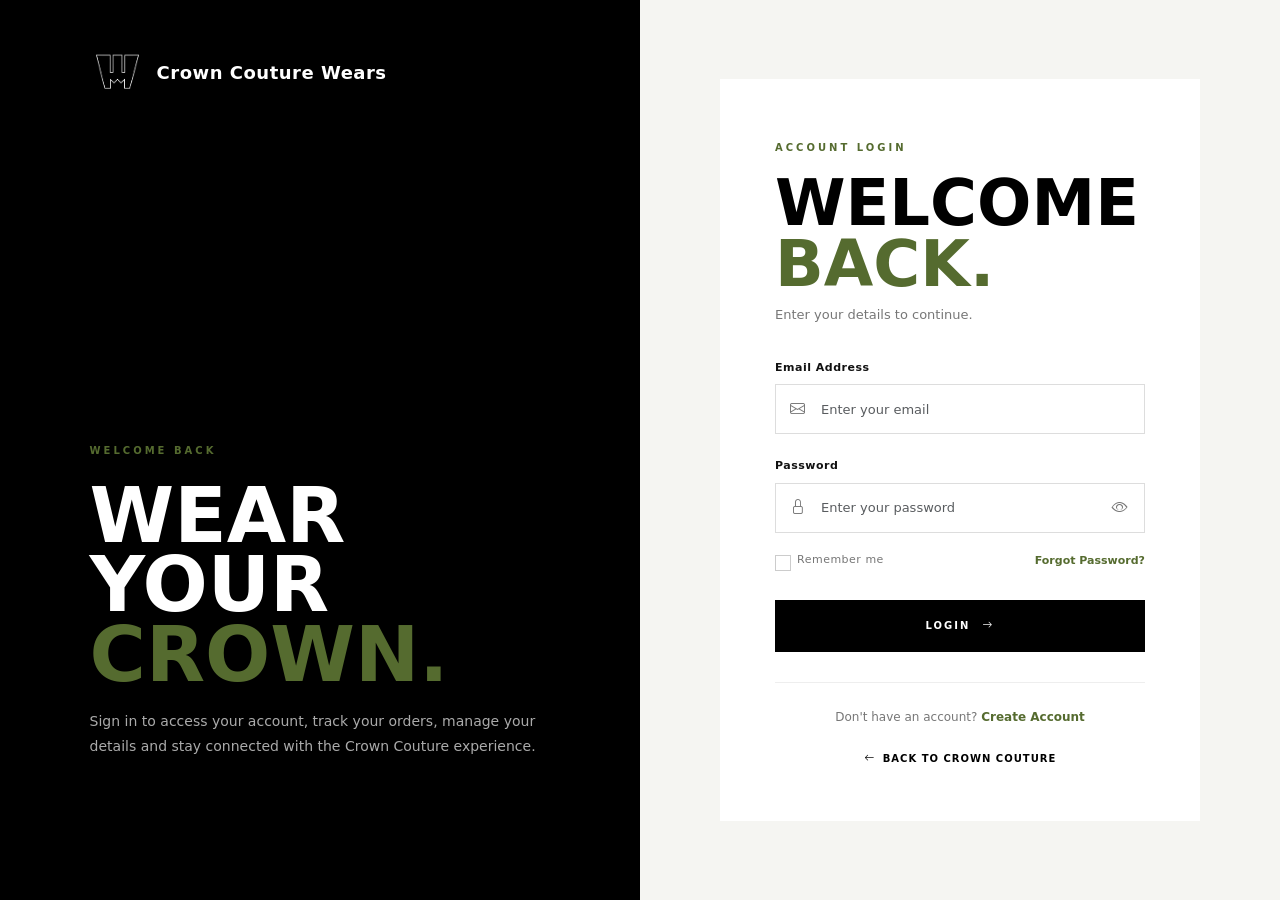
<file: login.html>
<!DOCTYPE html>
<html lang="en">
<head>
    <meta charset="UTF-8">
    <meta name="viewport" content="width=device-width, initial-scale=1.0">

    <title>Login | Crown Couture Wears</title>

    <!-- Bootstrap CSS -->
    <link
        href="https://cdn.jsdelivr.net/npm/bootstrap@5.3.3/dist/css/bootstrap.min.css"
        rel="stylesheet"
    >

    <!-- Bootstrap Icons -->
    <link
        rel="stylesheet"
        href="https://cdn.jsdelivr.net/npm/bootstrap-icons@1.11.3/font/bootstrap-icons.min.css"
    >

    <!-- Custom CSS -->
    <link rel="stylesheet" href="css/login.css">
</head>

<body>

    <!-- LOGIN SECTION -->
    <section class="cc-login">

        <div class="container-fluid">

            <div class="row min-vh-100">

                <!-- LEFT SIDE -->
                <div class="col-lg-6 cc-login-left">

                    <div class="cc-login-brand">

                        <a href="index.html">
                            <img
                                src="image/crown-logowhite.png"
                                alt="Crown Couture Logo"
                            >
                        </a>

                        <h1>Crown Couture Wears</h1>

                    </div>

                    <div class="cc-login-message">

                        <span>WELCOME BACK</span>

                        <h2>
                            Wear Your
                            <em>Crown.</em>
                        </h2>

                        <p>
                            Sign in to access your account, track your orders,
                            manage your details and stay connected with the
                            Crown Couture experience.
                        </p>

                    </div>

                </div>


                <!-- RIGHT SIDE -->
                <div class="col-lg-6 cc-login-right">

                    <div class="cc-login-box">

                        <div class="cc-login-heading">

                            <span>ACCOUNT LOGIN</span>

                            <h2>
                                Welcome
                                <em>Back.</em>
                            </h2>

                            <p>
                                Enter your details to continue.
                            </p>

                        </div>


                        <!-- LOGIN FORM -->
                        <form id="loginForm">

                            <!-- EMAIL -->
                            <div class="mb-4">

                                <label for="loginEmail">
                                    Email Address
                                </label>

                                <div class="cc-input">

                                    <i class="bi bi-envelope"></i>

                                    <input
                                        type="email"
                                        id="loginEmail"
                                        class="form-control"
                                        placeholder="Enter your email"
                                        required
                                    >

                                </div>

                            </div>


                            <!-- PASSWORD -->
                            <div class="mb-3">

                                <label for="loginPassword">
                                    Password
                                </label>

                                <div class="cc-input">

                                    <i class="bi bi-lock"></i>

                                    <input
                                        type="password"
                                        id="loginPassword"
                                        class="form-control"
                                        placeholder="Enter your password"
                                        required
                                    >

                                    <button
                                        type="button"
                                        class="cc-password-toggle"
                                        id="togglePassword"
                                    >
                                        <i class="bi bi-eye"></i>
                                    </button>

                                </div>

                            </div>


                            <!-- OPTIONS -->
                            <div class="cc-login-options">

                                <div class="form-check">

                                    <input
                                        class="form-check-input"
                                        type="checkbox"
                                        id="rememberMe"
                                    >

                                    <label
                                        class="form-check-label"
                                        for="rememberMe"
                                    >
                                        Remember me
                                    </label>

                                </div>

                                <a href="#">
                                    Forgot Password?
                                </a>

                            </div>


                            <!-- BUTTON -->
                            <button
                                type="submit"
                                class="cc-login-btn"
                            >
                                LOGIN
                                <i class="bi bi-arrow-right"></i>
                            </button>

                        </form>


                        <!-- SIGN UP -->
                        <div class="cc-login-signup">

                            <p>
                                Don't have an account?
                                <a href="signup.html">
                                    Create Account
                                </a>
                            </p>

                        </div>


                        <!-- BACK TO HOME -->
                        <a
                            href="index.html"
                            class="cc-back-home"
                        >
                            <i class="bi bi-arrow-left"></i>
                            Back to Crown Couture
                        </a>

                    </div>

                </div>

            </div>

        </div>

    </section>


    <!-- Bootstrap JS -->
    <script
        src="https://cdn.jsdelivr.net/npm/bootstrap@5.3.3/dist/js/bootstrap.bundle.min.js">
    </script>

    <!-- Custom JS -->
    <script src="js/login.js"></script>

</body>
</html>
</file>
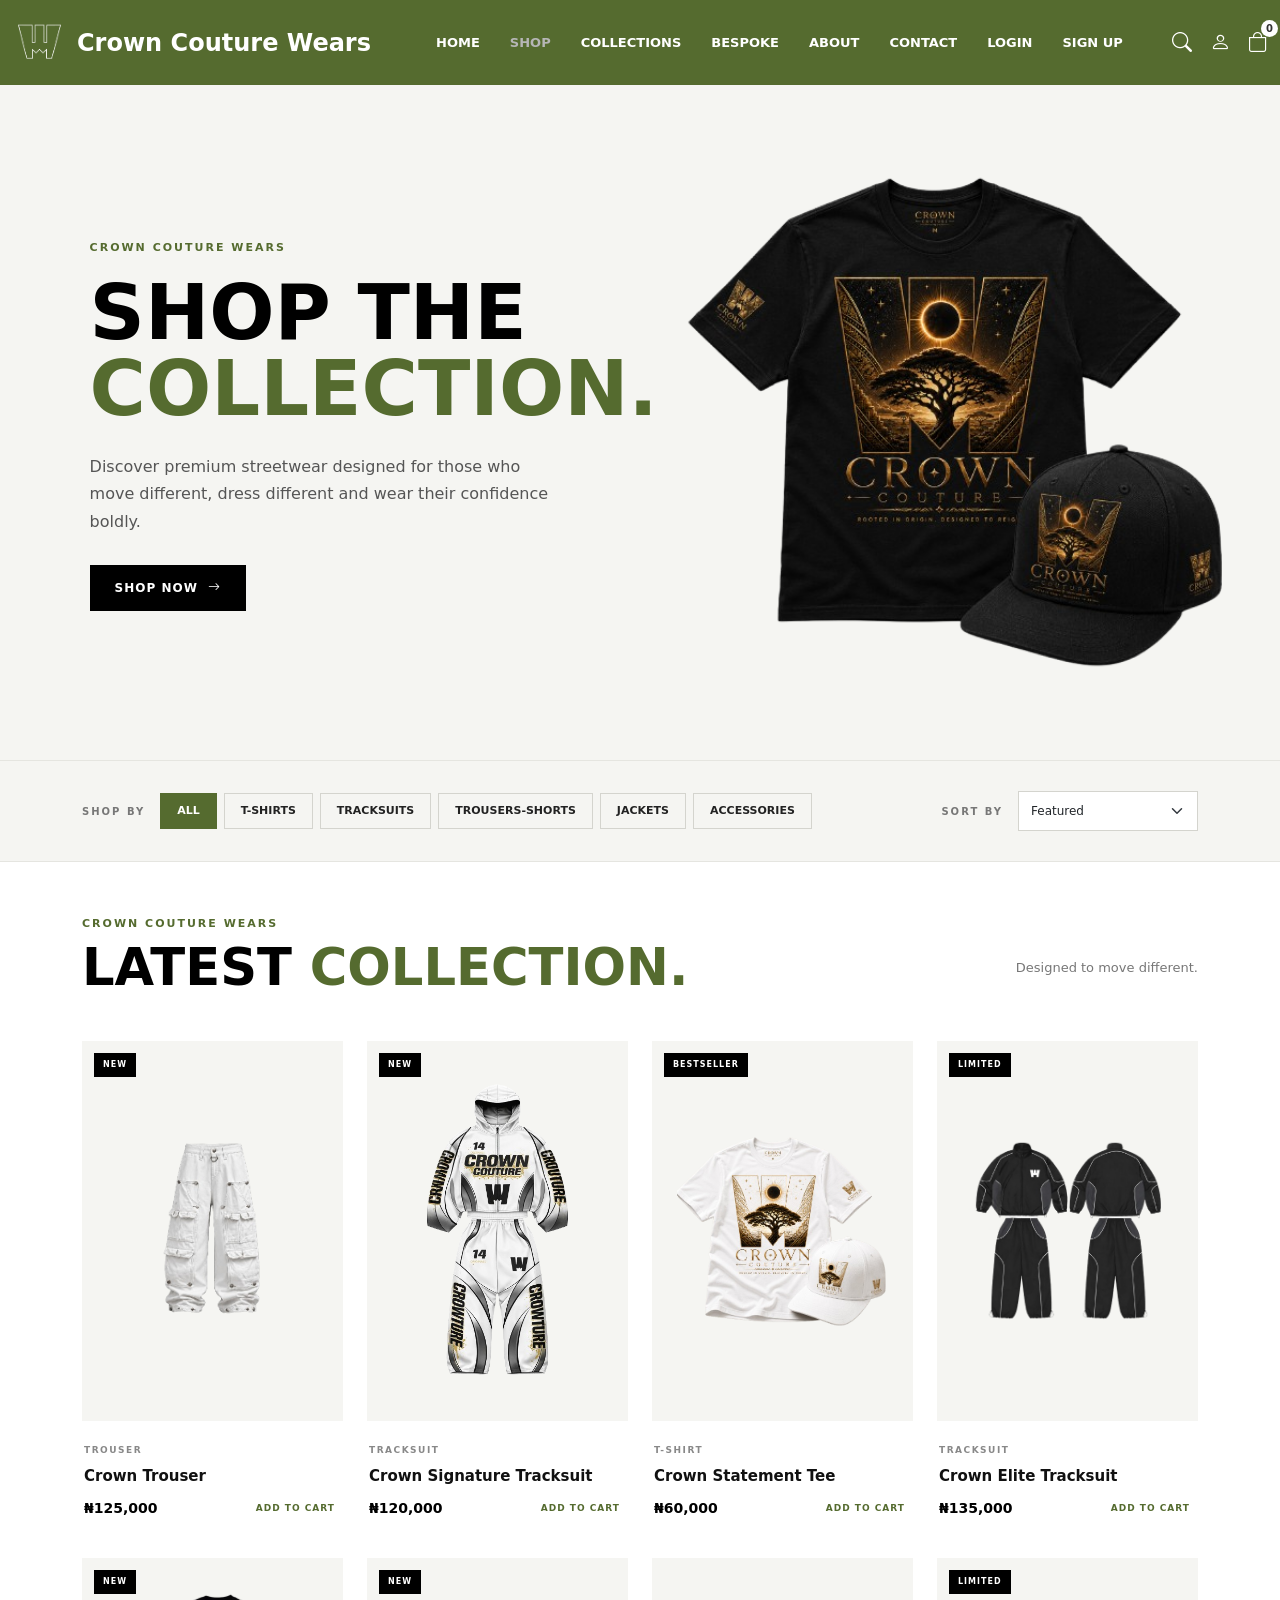
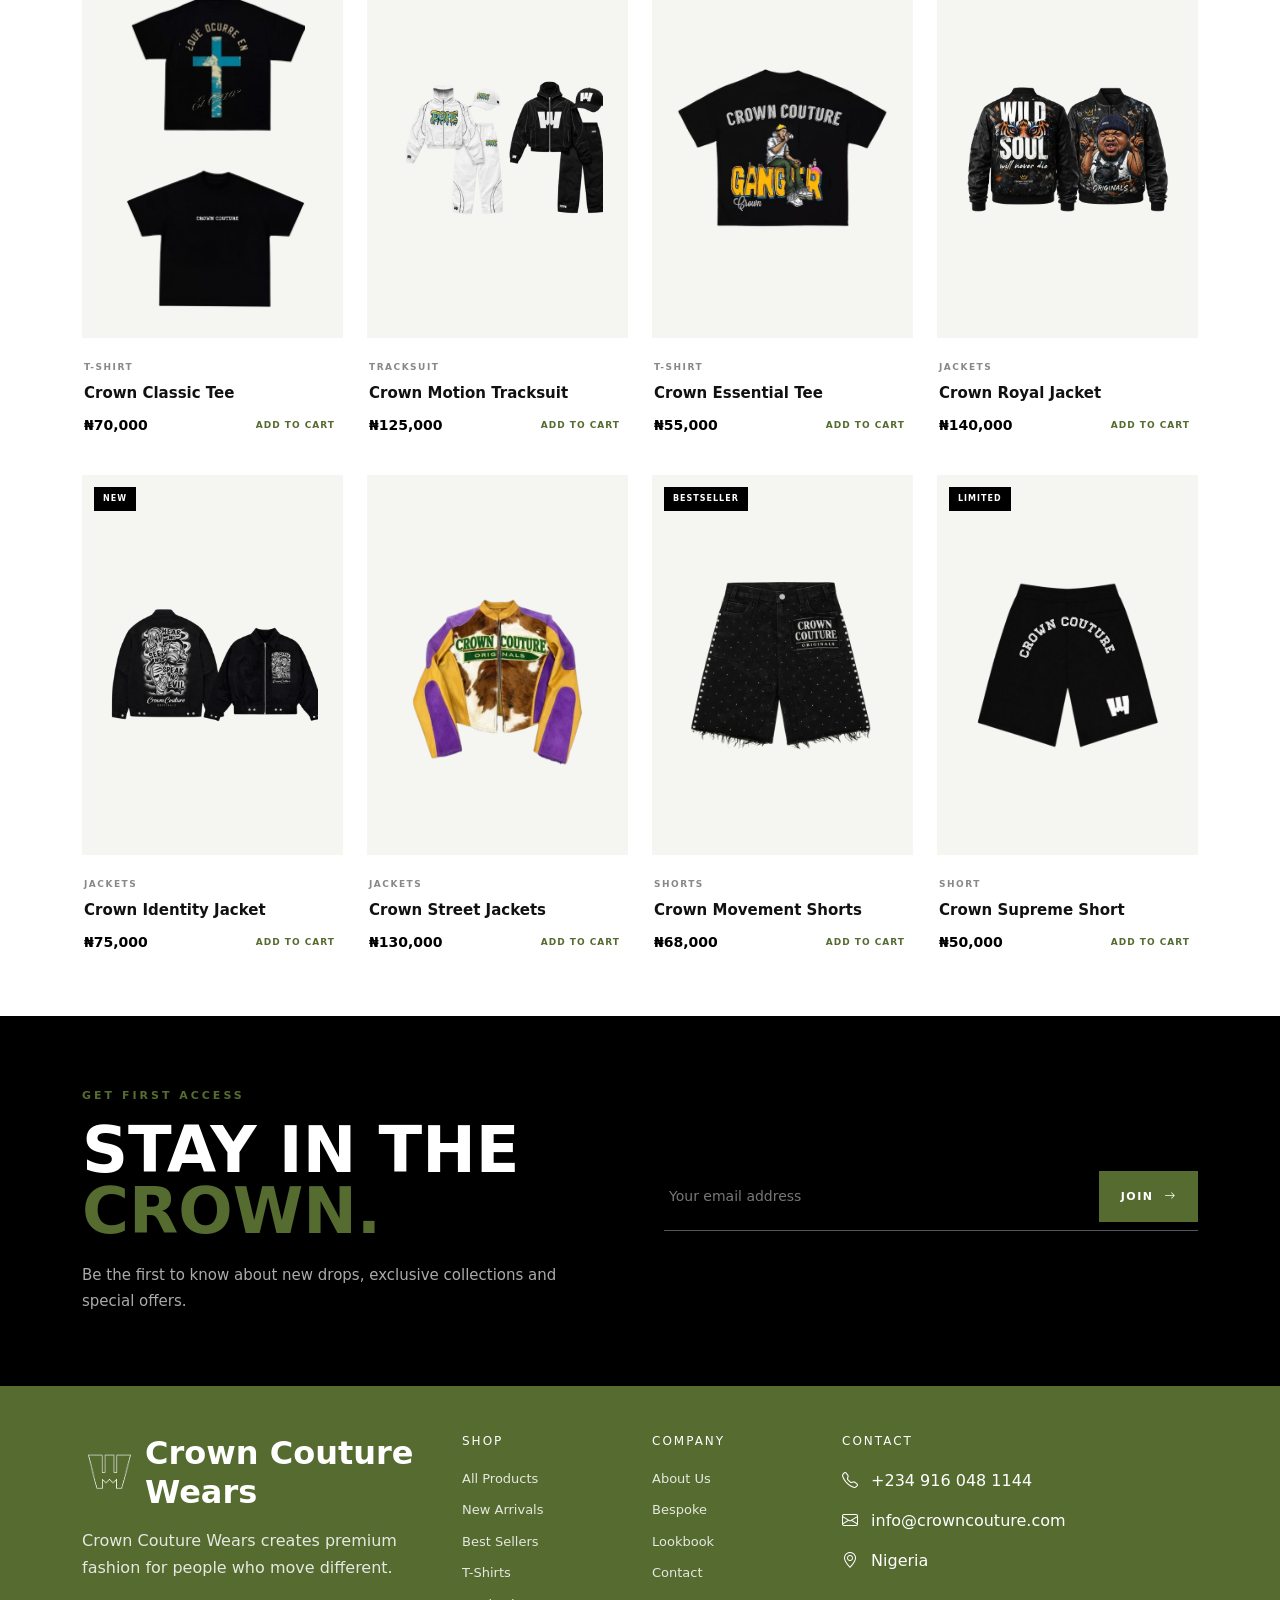
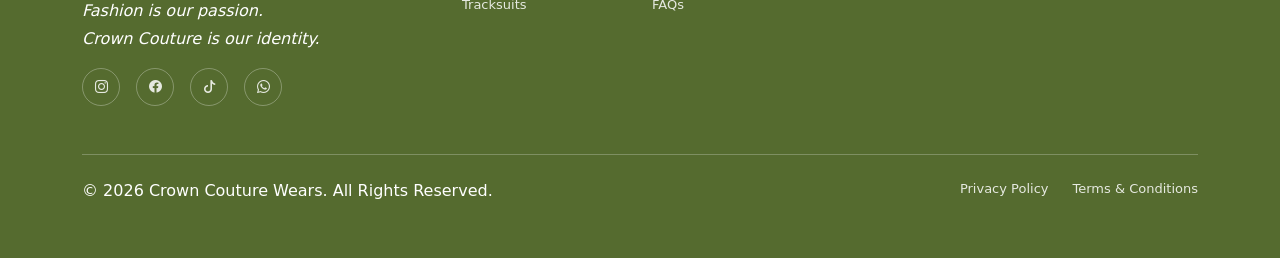
<file: shop.html>
<!DOCTYPE html>
<html lang="en">
<head>
    <meta charset="UTF-8">
    <meta name="viewport" content="width=device-width, initial-scale=1.0">
    <title>Shop</title>
    <link href="https://cdn.jsdelivr.net/npm/bootstrap@5.3.3/dist/css/bootstrap.min.css" rel="stylesheet">
    <link rel="stylesheet" href="https://cdn.jsdelivr.net/npm/bootstrap-icons@1.11.3/font/bootstrap-icons.min.css">
    <link rel="shortcut icon" href="./image/CROWN_LOGO-removebg-preview.png" type="image/x-icon">
    <link rel="stylesheet" href="css/nav.css">
    <link rel="stylesheet" href="css/shop.css">
</head>
<body>
    <nav class="navbar navbar-expand-lg cc-navbar sticky-top">
    <div class="container-fluid">
        <a class="navbar-brand d-flex align-items-center cc-logo" href="index.html">
            <img src="image/crown-logowhite.png">
           <h1 class="fw-bolder d-none d-lg-flex">Crown Couture Wears</h1> 
        </a>
        <button
            class="navbar-toggler"
            type="button"
            data-bs-toggle="collapse"
            data-bs-target="#mainNav"
        >
            <i class="bi bi-list"></i>
        </button>
        <div class="collapse navbar-collapse" id="mainNav">
            <ul class="navbar-nav mx-auto">
                <li class="nav-item">
                    <a class="nav-link" href="index.html">HOME</a>
                </li>
                <li class="nav-item">
                    <a class="nav-link active" href="shop.html">SHOP</a>
                </li>
                <li class="nav-item">
                    <a class="nav-link" href="collections.html">
                        COLLECTIONS
                    </a>
                </li>
                <li class="nav-item">
                    <a class="nav-link" href="bespoke.html">
                        BESPOKE
                    </a>
                </li>
                <li class="nav-item">
                    <a class="nav-link" href="about.html">
                        ABOUT
                    </a>
                </li>
                <li class="nav-item">
                    <a class="nav-link" href="contact.html">
                        CONTACT
                    </a>
                </li>
                 <li class="nav-item">
                    <a class="nav-link" href="login.html">
                        LOGIN
                    </a>
                </li>
                <li class="nav-item">
                    <a class="nav-link" href="signup.html">   
                        SIGN UP
                    </a>                   
                </li>
            </ul>
            <div class="navbar-actions">
                <a href="search.html">
                    <i class="bi bi-search"></i>
                </a>
                <a href="account.html">
                    <i class="bi bi-person"></i>
                </a>
                <a href="cart.html" class="cart-icon">
                    <i class="bi bi-bag"></i>
                    <span>0</span>
                </a>
            </div>
        </div>
    </div>
</nav>
<!--end of nevbar-->

<section class="shop-hero">
    <div class="container-fluid">
        <div class="row align-items-center min-vh-75">
        <!-- LEFT CONTENT -->
        <div class="col-lg-6 shop-hero-content">
            <span class="shop-eyebrow">
                CROWN COUTURE WEARS
            </span>

            <h1>
                Shop The
                <span>Collection.</span>
            </h1>

            <p>
                Discover premium streetwear designed for those
                who move different, dress different and wear
                their confidence boldly.
            </p>

            <a href="#shop-products" class="shop-hero-btn">
                SHOP NOW
                <i class="bi bi-arrow-right"></i>
            </a>
        </div>

        <!-- RIGHT IMAGE -->
        <div class="col-lg-6 shop-hero-image">
            <img
                src="image/crown_bb-removebg-preview.png"
                alt="Crown Couture Collection"
                class="img-fluid"
            >
        </div>

    </div>
</div>
</section>

<!-- tools -->
 <section class="cc-shop-toolbar">
    <div class="container">
    <div class="row align-items-center gy-4">

        <!-- SHOP CATEGORIES -->
        <div class="col-lg-8">

            <div class="cc-category-wrapper">

                <div class="cc-toolbar-label">
                    <span>SHOP BY</span>
                </div>

                <div class="cc-shop-categories" id="categoryFilters">

                    <button
                        type="button"
                        class="cc-category-filter active"
                        data-category="all">
                        All
                    </button>

                    <button
                        type="button"
                        class="cc-category-filter"
                        data-category="tshirts">
                        T-Shirts
                    </button>

                    <button
                        type="button"
                        class="cc-category-filter"
                        data-category="tracksuits">
                        Tracksuits
                    </button>

                    <button
                        type="button"
                        class="cc-category-filter"
                        data-category="trousers-shorts">
                        Trousers-Shorts 
                    </button>

                    <button
                        type="button"
                        class="cc-category-filter"
                        data-category="jackets">
                        Jackets
                    </button>

                    <button
                        type="button"
                        class="cc-category-filter"
                        data-category="accessories">
                        Accessories
                    </button>

                </div>

            </div>

        </div>


        <!-- SORT -->
        <div class="col-lg-4">

            <div class="cc-sort-wrapper">

                <label for="sortProducts">
                    Sort by
                </label>

                <div class="cc-sort-select">

                    <select
                        id="sortProducts"
                        class="form-select">

                        <option value="featured">
                            Featured
                        </option>

                        <option value="newest">
                            Newest
                        </option>

                        <option value="low">
                            Price: Low to High
                        </option>

                        <option value="high">
                            Price: High to Low
                        </option>

                    </select>

                </div>

            </div>

        </div>

    </div>

</div>

</section>

<section class="cc-products py-5" id="shop-products">

<div class="container">

    <!-- SECTION HEADING -->
    <div class="cc-products-heading mb-5">

        <div>
            <span class="cc-products-eyebrow">
                CROWN COUTURE WEARS
            </span>

            <h2>
                Latest <span>Collection.</span>
            </h2>
        </div>

        <p>Designed to move different.</p>

    </div>


    <!-- PRODUCT GRID -->
    <div class="row g-4" id="productGrid">


        <!-- PRODUCT 1 -->
        <div class="col-6 col-lg-3 cc-product-item"
            data-category="trousers-shorts"
            data-price="65000"
            data-date="2026-09-20"
            data-featured="1">

            <div class="cc-product-card">

                <div class="cc-product-image">

                    <span class="cc-product-badge">NEW</span>

                    <img src="image/crown_trouser-removebg-preview.png"
                         alt="Crown Trouser"
                         class="img-fluid">

                    <div class="cc-product-actions">
                        <button class="cc-action-btn">
                            <i class="bi bi-eye"></i>
                        </button>
                        <button class="cc-action-btn">
                            <i class="bi bi-bag"></i>
                        </button>
                    </div>

                </div>

                <div class="cc-product-info">
                    <span class="cc-product-category">TROUSER</span>
                    <h3>Crown Trouser</h3>

                    <div class="cc-product-bottom">
                        <span class="cc-product-price">₦125,000</span>
                        <button class="cc-add-cart">ADD TO CART</button>
                    </div>
                </div>

            </div>
        </div>


        <!-- PRODUCT 2 -->
        <div class="col-6 col-lg-3 cc-product-item"
            data-category="tracksuits"
            data-price="120000"
            data-date="2026-09-18"
            data-featured="2">

            <div class="cc-product-card">

                <div class="cc-product-image">

                    <span class="cc-product-badge">NEW</span>

                    <img src="image/crown_tracksuilt_2.0-preview.png"
                         alt="Crown Signature Tracksuit"
                         class="img-fluid">

                    <div class="cc-product-actions">
                        <button class="cc-action-btn">
                            <i class="bi bi-eye"></i>
                        </button>
                        <button class="cc-action-btn">
                            <i class="bi bi-bag"></i>
                        </button>
                    </div>

                </div>

                <div class="cc-product-info">
                    <span class="cc-product-category">TRACKSUIT</span>
                    <h3>Crown Signature Tracksuit</h3>

                    <div class="cc-product-bottom">
                        <span class="cc-product-price">₦120,000</span>
                        <button class="cc-add-cart">ADD TO CART</button>
                    </div>
                </div>

            </div>
        </div>


        <!-- PRODUCT 3 -->
        <div class="col-6 col-lg-3 cc-product-item"
            data-category="tshirts"
            data-price="60000"
            data-date="2026-09-15"
            data-featured="3">

            <div class="cc-product-card">

                <div class="cc-product-image">

                    <span class="cc-product-badge">BESTSELLER</span>

                    <img src="image/tees___cap-removebg-preview.png"
                         alt="Crown Statement Tee"
                         class="img-fluid">

                    <div class="cc-product-actions">
                        <button class="cc-action-btn">
                            <i class="bi bi-eye"></i>
                        </button>
                        <button class="cc-action-btn">
                            <i class="bi bi-bag"></i>
                        </button>
                    </div>

                </div>

                <div class="cc-product-info">
                    <span class="cc-product-category">T-SHIRT</span>
                    <h3>Crown Statement Tee</h3>

                    <div class="cc-product-bottom">
                        <span class="cc-product-price">₦60,000</span>
                        <button class="cc-add-cart">ADD TO CART</button>
                    </div>
                </div>

            </div>
        </div>


        <!-- PRODUCT 4 -->
        <div class="col-6 col-lg-3 cc-product-item"
            data-category="tracksuits"
            data-price="135000"
            data-date="2026-09-12"
            data-featured="4">

            <div class="cc-product-card">

                <div class="cc-product-image">

                    <span class="cc-product-badge">LIMITED</span>

                    <img src="image/crown_tracksuilt_3.0.png"
                         alt="Crown Elite Tracksuit"
                         class="img-fluid">

                    <div class="cc-product-actions">
                        <button class="cc-action-btn">
                            <i class="bi bi-eye"></i>
                        </button>
                        <button class="cc-action-btn">
                            <i class="bi bi-bag"></i>
                        </button>
                    </div>

                </div>

                <div class="cc-product-info">
                    <span class="cc-product-category">TRACKSUIT</span>
                    <h3>Crown Elite Tracksuit</h3>

                    <div class="cc-product-bottom">
                        <span class="cc-product-price">₦135,000</span>
                        <button class="cc-add-cart">ADD TO CART</button>
                    </div>
                </div>

            </div>
        </div>


        <!-- PRODUCT 5 -->
        <div class="col-6 col-lg-3 cc-product-item"
            data-category="tshirts"
            data-price="70000"
            data-date="2026-09-10"
            data-featured="5">

            <div class="cc-product-card">
                <div class="cc-product-image">

                    <span class="cc-product-badge">NEW</span>

                    <img src="image/crown_blk_cross_tee-removebg-preview.png"
                         alt="Crown Classic Tee"
                         class="img-fluid">

                    <div class="cc-product-actions">
                        <button class="cc-action-btn">
                            <i class="bi bi-eye"></i>
                        </button>
                        <button class="cc-action-btn">
                            <i class="bi bi-bag"></i>
                        </button>
                    </div>

                </div>

                <div class="cc-product-info">
                    <span class="cc-product-category">T-SHIRT</span>
                    <h3>Crown Classic Tee</h3>

                    <div class="cc-product-bottom">
                        <span class="cc-product-price">₦70,000</span>
                        <button class="cc-add-cart">ADD TO CART</button>
                    </div>
                </div>
            </div>
        </div>


        <!-- PRODUCT 6 -->
        <div class="col-6 col-lg-3 cc-product-item"
            data-category="tracksuits"
            data-price="125000"
            data-date="2026-09-08"
            data-featured="6">

            <div class="cc-product-card">
                <div class="cc-product-image">

                    <span class="cc-product-badge">NEW</span>

                    <img src="image/crown_tracksuilt-removebg-preview.png"
                         alt="Crown Motion Tracksuit"
                         class="img-fluid">

                    <div class="cc-product-actions">
                        <button class="cc-action-btn">
                            <i class="bi bi-eye"></i>
                        </button>
                        <button class="cc-action-btn">
                            <i class="bi bi-bag"></i>
                        </button>
                    </div>

                </div>

                <div class="cc-product-info">
                    <span class="cc-product-category">TRACKSUIT</span>
                    <h3>Crown Motion Tracksuit</h3>

                    <div class="cc-product-bottom">
                        <span class="cc-product-price">₦125,000</span>
                        <button class="cc-add-cart">ADD TO CART</button>
                    </div>
                </div>
            </div>
        </div>


        <!-- PRODUCT 7 -->
        <div class="col-6 col-lg-3 cc-product-item"
            data-category="tshirts"
            data-price="55000"
            data-date="2026-09-05"
            data-featured="7">

            <div class="cc-product-card">
                <div class="cc-product-image">

                    <img src="image/QLJV4453-removebg-preview.png"
                         alt="Crown Essential Tee"
                         class="img-fluid">

                    <div class="cc-product-actions">
                        <button class="cc-action-btn">
                            <i class="bi bi-eye"></i>
                        </button>
                        <button class="cc-action-btn">
                            <i class="bi bi-bag"></i>
                        </button>
                    </div>

                </div>

                <div class="cc-product-info">
                    <span class="cc-product-category">T-SHIRT</span>
                    <h3>Crown Essential Tee</h3>

                    <div class="cc-product-bottom">
                        <span class="cc-product-price">₦55,000</span>
                        <button class="cc-add-cart">ADD TO CART</button>
                    </div>
                </div>
            </div>
        </div>


        <!-- PRODUCT 8 -->
        <div class="col-6 col-lg-3 cc-product-item"
            data-category="jackets"
            data-price="140000"
            data-date="2026-09-03"
            data-featured="8">

            <div class="cc-product-card">
                <div class="cc-product-image">

                    <span class="cc-product-badge">LIMITED</span>

                    <img src="image/crown_jacket-removebg-preview.png"
                         alt="Crown Royal Jackets"
                         class="img-fluid">

                    <div class="cc-product-actions">
                        <button class="cc-action-btn">
                            <i class="bi bi-eye"></i>
                        </button>
                        <button class="cc-action-btn">
                            <i class="bi bi-bag"></i>
                        </button>
                    </div>

                </div>

                <div class="cc-product-info">
                    <span class="cc-product-category">JACKETS</span>
                    <h3>Crown Royal Jacket</h3>

                    <div class="cc-product-bottom">
                        <span class="cc-product-price">₦140,000</span>
                        <button class="cc-add-cart">ADD TO CART</button>
                    </div>
                </div>
            </div>
        </div>


        <!-- PRODUCT 9 -->
        <div class="col-6 col-lg-3 cc-product-item"
            data-category="jackets"
            data-price="75000"
            data-date="2026-08-30"
            data-featured="9">

            <div class="cc-product-card">
                <div class="cc-product-image">

                    <span class="cc-product-badge">NEW</span>

                    <img src="image/crown_jacket_2.0-removebg-preview.png"
                         alt="Crown Identity Jackets"
                         class="img-fluid">

                    <div class="cc-product-actions">
                        <button class="cc-action-btn">
                            <i class="bi bi-eye"></i>
                        </button>
                        <button class="cc-action-btn">
                            <i class="bi bi-bag"></i>
                        </button>
                    </div>

                </div>

                <div class="cc-product-info">
                    <span class="cc-product-category">JACKETS</span>
                    <h3>Crown Identity Jacket</h3>

                    <div class="cc-product-bottom">
                        <span class="cc-product-price">₦75,000</span>
                        <button class="cc-add-cart">ADD TO CART</button>
                    </div>
                </div>
            </div>
        </div>


        <!-- PRODUCT 10 -->
        <div class="col-6 col-lg-3 cc-product-item"
            data-category="jackets"
            data-price="130000"
            data-date="2026-08-28"
            data-featured="10">

            <div class="cc-product-card">
                <div class="cc-product-image">

                    <img src="image/crown_jacket_3.0-removebg-preview.png"
                         alt="Crown Street Jackets"
                         class="img-fluid">

                    <div class="cc-product-actions">
                        <button class="cc-action-btn">
                            <i class="bi bi-eye"></i>
                        </button>
                        <button class="cc-action-btn">
                            <i class="bi bi-bag"></i>
                        </button>
                    </div>

                </div>

                <div class="cc-product-info">
                    <span class="cc-product-category">JACKETS</span>
                    <h3>Crown Street Jackets</h3>

                    <div class="cc-product-bottom">
                        <span class="cc-product-price">₦130,000</span>
                        <button class="cc-add-cart">ADD TO CART</button>
                    </div>
                </div>
            </div>
        </div>


        <!-- PRODUCT 11 -->
        <div class="col-6 col-lg-3 cc-product-item"
            data-category="trousers-shorts"
            data-price="68000"
            data-date="2026-08-25"
            data-featured="11">

            <div class="cc-product-card">
                <div class="cc-product-image">

                    <span class="cc-product-badge">BESTSELLER</span>

                    <img src="image/ceown_jean_short-removebg-preview.png"
                         alt="Crown Movement Short"
                         class="img-fluid">

                    <div class="cc-product-actions">
                        <button class="cc-action-btn">
                            <i class="bi bi-eye"></i>
                        </button>
                        <button class="cc-action-btn">
                            <i class="bi bi-bag"></i>
                        </button>
                    </div>

                </div>

                <div class="cc-product-info">
                    <span class="cc-product-category">SHORTS</span>
                    <h3>Crown Movement Shorts</h3>

                    <div class="cc-product-bottom">
                        <span class="cc-product-price">₦68,000</span>
                        <button class="cc-add-cart">ADD TO CART</button>
                    </div>
                </div>
            </div>
        </div>


        <!-- PRODUCT 12 -->
        <div class="col-6 col-lg-3 cc-product-item"
            data-category="trousers-shorts"
            data-price="50000"
            data-date="2026-08-20"
            data-featured="12">

            <div class="cc-product-card">
                <div class="cc-product-image">

                    <span class="cc-product-badge">LIMITED</span>

                    <img src="image/crown_blk_short-removebg-preview.png"
                         alt="Crown Supreme Shorts"
                         class="img-fluid">

                    <div class="cc-product-actions">
                        <button class="cc-action-btn">
                            <i class="bi bi-eye"></i>
                        </button>
                        <button class="cc-action-btn">
                            <i class="bi bi-bag"></i>
                        </button>
                    </div>

                </div>

                <div class="cc-product-info">
                    <span class="cc-product-category">SHORT</span>
                    <h3>Crown Supreme Short</h3>

                    <div class="cc-product-bottom">
                        <span class="cc-product-price">₦50,000</span>
                        <button class="cc-add-cart">ADD TO CART</button>
                    </div>
                </div>
            </div>
        </div>


    </div>
</div>

</section>
<section class="cc-newsletter bg-black py-5">

    <div class="container py-lg-4">

        <div class="row align-items-center g-5">

            <!-- Text -->
            <div class="col-lg-6">

                <span class="cc-newsletter-label">
                    GET FIRST ACCESS
                </span>

                <h2 class="cc-newsletter-title">
                    Stay in the
                    <em>Crown.</em>
                </h2>

                <p class="cc-newsletter-text">
                    Be the first to know about new drops,
                    exclusive collections and special offers.
                </p>

            </div>

            <!-- Form -->
            <div class="col-lg-6">

                <form class="newsletter-form d-flex">

                    <input
                        type="email"
                        class="form-control"
                        placeholder="Your email address"
                        required
                    >

                    <button type="submit">
                        JOIN
                        <i class="bi bi-arrow-right"></i>
                    </button>

                </form>

            </div>

        </div>

    </div>

</section>

<!-- footer -->
 <footer class="cc-footer">
    <div class="container py-5">
        <div class="row gy-5">
            <!-- BRAND -->
            <div class="col-lg-4">
                <div class="d-flex align-items-center gap-2 mb-3">
                    <img src="image/crown-logowhite.png"
                         class="footer-logo"
                         alt="Crown Couture"
                         height="55">
                    <h1 class="fs-2 fw-bolder mb-0">
                        Crown Couture Wears
                    </h1>
                </div>
                <p class="footer-text">
                    Crown Couture Wears creates premium fashion
                    for people who move different.
                </p>
                <p class="footer-slogan">
                    Fashion is our passion.<br>
                    Crown Couture is our identity.
                </p>
                <div class="social-links d-flex gap-3">
                    <a href="#"><i class="bi bi-instagram"></i></a>
                    <a href="#"><i class="bi bi-facebook"></i></a>
                    <a href="#"><i class="bi bi-tiktok"></i></a>
                    <a href="#"><i class="bi bi-whatsapp"></i></a>
                </div>
            </div>
            <!-- SHOP -->
            <div class="col-6 col-lg-2">
                <h6>SHOP</h6>
                <a href="shop.html">All Products</a>
                <a href="shop.html">New Arrivals</a>
                <a href="shop.html">Best Sellers</a>
                <a href="shop.html">T-Shirts</a>
                <a href="shop.html">Tracksuits</a>
            </div>
            <!-- COMPANY -->
            <div class="col-6 col-lg-2">
                <h6>COMPANY</h6>
                <a href="about.html">About Us</a>
                <a href="bespoke.html">Bespoke</a>
                <a href="lookbook.html">Lookbook</a>
                <a href="contact.html">Contact</a>
                <a href="faq.html">FAQs</a>
            </div>
            <!-- CONTACT -->
            <div class="col-lg-4">
                <h6>CONTACT</h6>
                <p>
                    <i class="bi bi-telephone"></i>
                    +234 916 048 1144
                </p>
                <p>
                    <i class="bi bi-envelope"></i>
                    info@crowncouture.com
                </p>
                <p>
                    <i class="bi bi-geo-alt"></i>
                    Nigeria
                </p>
            </div>
        </div>
        <!-- BOTTOM -->
        <div class="border-top border-light border-opacity-25 mt-5 pt-4
                    d-flex flex-column flex-md-row
                    justify-content-between gap-3">
            <span>
                © 2026 Crown Couture Wears. All Rights Reserved.
            </span>
            <div class="d-flex gap-4">
                <a href="privacy.html">Privacy Policy</a>
                <a href="terms.html">Terms & Conditions</a>
            </div>

        </div>

    </div>
</footer>
</body>
<script src="js/shop.js"></script>
<script src="https://cdn.jsdelivr.net/npm/bootstrap@5.3.3/dist/js/bootstrap.bundle.min.js"> </script>

</html>
</file>
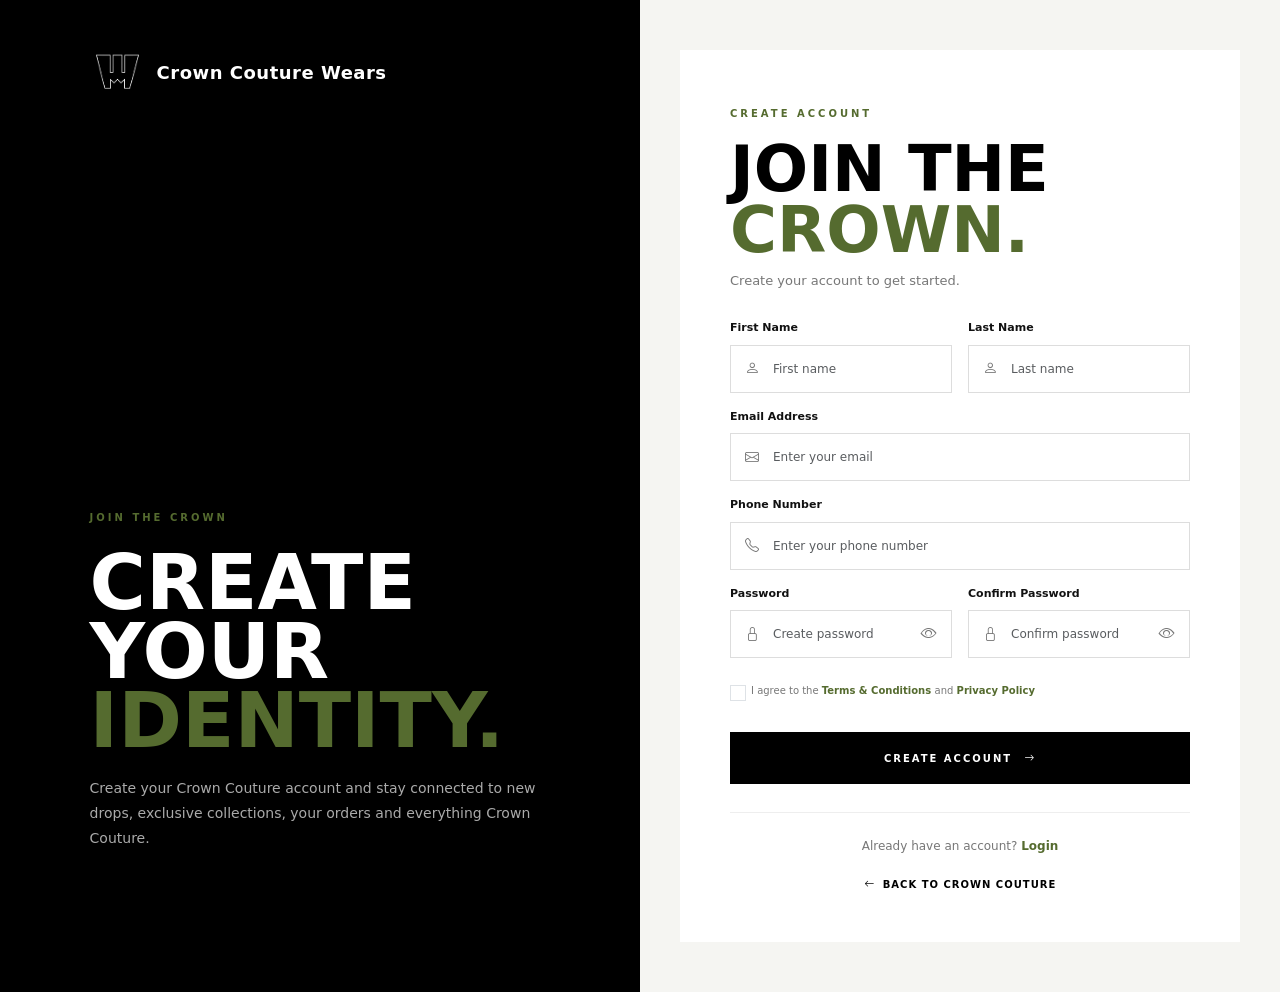
<file: signup.html>
<!DOCTYPE html>
<html lang="en">
<head>
    <meta charset="UTF-8">
    <meta name="viewport" content="width=device-width, initial-scale=1.0">

    <title>Sign Up | Crown Couture Wears</title>

    <!-- Bootstrap CSS -->
    <link
        href="https://cdn.jsdelivr.net/npm/bootstrap@5.3.3/dist/css/bootstrap.min.css"
        rel="stylesheet"
    >

    <!-- Bootstrap Icons -->
    <link
        rel="stylesheet"
        href="https://cdn.jsdelivr.net/npm/bootstrap-icons@1.11.3/font/bootstrap-icons.min.css"
    >

    <!-- Custom CSS -->
    <link rel="stylesheet" href="css/signup.css">
</head>

<body>

    <!-- SIGN UP SECTION -->
    <section class="cc-signup">

        <div class="container-fluid">

            <div class="row min-vh-100">

                <!-- LEFT SIDE -->
                <div class="col-lg-6 cc-signup-left">

                    <div class="cc-signup-brand">

                        <a href="index.html">
                            <img
                                src="image/crown-logowhite.png"
                                alt="Crown Couture Logo"
                            >
                        </a>

                        <h1>Crown Couture Wears</h1>

                    </div>


                    <div class="cc-signup-message">

                        <span>JOIN THE CROWN</span>

                        <h2>
                            Create Your
                            <em>Identity.</em>
                        </h2>

                        <p>
                            Create your Crown Couture account and stay connected
                            to new drops, exclusive collections, your orders
                            and everything Crown Couture.
                        </p>

                    </div>

                </div>


                <!-- RIGHT SIDE -->
                <div class="col-lg-6 cc-signup-right">

                    <div class="cc-signup-box">

                        <div class="cc-signup-heading">

                            <span>CREATE ACCOUNT</span>

                            <h2>
                                Join The
                                <em>Crown.</em>
                            </h2>

                            <p>
                                Create your account to get started.
                            </p>

                        </div>


                        <!-- SIGN UP FORM -->
                        <form id="signupForm">

                            <div class="row g-3">

                                <!-- FIRST NAME -->
                                <div class="col-md-6">

                                    <label for="firstName">
                                        First Name
                                    </label>

                                    <div class="cc-signup-input">

                                        <i class="bi bi-person"></i>

                                        <input
                                            type="text"
                                            id="firstName"
                                            class="form-control"
                                            placeholder="First name"
                                            required
                                        >

                                    </div>

                                </div>


                                <!-- LAST NAME -->
                                <div class="col-md-6">

                                    <label for="lastName">
                                        Last Name
                                    </label>

                                    <div class="cc-signup-input">

                                        <i class="bi bi-person"></i>

                                        <input
                                            type="text"
                                            id="lastName"
                                            class="form-control"
                                            placeholder="Last name"
                                            required
                                        >

                                    </div>

                                </div>


                                <!-- EMAIL -->
                                <div class="col-12">

                                    <label for="signupEmail">
                                        Email Address
                                    </label>

                                    <div class="cc-signup-input">

                                        <i class="bi bi-envelope"></i>

                                        <input
                                            type="email"
                                            id="signupEmail"
                                            class="form-control"
                                            placeholder="Enter your email"
                                            required
                                        >

                                    </div>

                                </div>


                                <!-- PHONE -->
                                <div class="col-12">

                                    <label for="signupPhone">
                                        Phone Number
                                    </label>

                                    <div class="cc-signup-input">

                                        <i class="bi bi-telephone"></i>

                                        <input
                                            type="tel"
                                            id="signupPhone"
                                            class="form-control"
                                            placeholder="Enter your phone number"
                                            required
                                        >

                                    </div>

                                </div>


                                <!-- PASSWORD -->
                                <div class="col-md-6">

                                    <label for="signupPassword">
                                        Password
                                    </label>

                                    <div class="cc-signup-input">

                                        <i class="bi bi-lock"></i>

                                        <input
                                            type="password"
                                            id="signupPassword"
                                            class="form-control"
                                            placeholder="Create password"
                                            required
                                        >

                                        <button
                                            type="button"
                                            class="cc-signup-toggle"
                                            data-target="signupPassword"
                                        >
                                            <i class="bi bi-eye"></i>
                                        </button>

                                    </div>

                                </div>


                                <!-- CONFIRM PASSWORD -->
                                <div class="col-md-6">

                                    <label for="confirmPassword">
                                        Confirm Password
                                    </label>

                                    <div class="cc-signup-input">

                                        <i class="bi bi-lock"></i>

                                        <input
                                            type="password"
                                            id="confirmPassword"
                                            class="form-control"
                                            placeholder="Confirm password"
                                            required
                                        >

                                        <button
                                            type="button"
                                            class="cc-signup-toggle"
                                            data-target="confirmPassword"
                                        >
                                            <i class="bi bi-eye"></i>
                                        </button>

                                    </div>

                                </div>

                            </div>


                            <!-- TERMS -->
                            <div class="cc-signup-terms">

                                <div class="form-check">

                                    <input
                                        class="form-check-input"
                                        type="checkbox"
                                        id="terms"
                                        required
                                    >

                                    <label
                                        class="form-check-label"
                                        for="terms"
                                    >
                                        I agree to the
                                        <a href="#">
                                            Terms & Conditions
                                        </a>
                                        and
                                        <a href="#">
                                            Privacy Policy
                                        </a>
                                    </label>

                                </div>

                            </div>


                            <!-- BUTTON -->
                            <button
                                type="submit"
                                class="cc-signup-btn"
                            >
                                CREATE ACCOUNT
                                <i class="bi bi-arrow-right"></i>
                            </button>

                        </form>


                        <!-- LOGIN -->
                        <div class="cc-signup-login">

                            <p>
                                Already have an account?
                                <a href="login.html">
                                    Login
                                </a>
                            </p>

                        </div>


                        <!-- BACK HOME -->
                        <a
                            href="index.html"
                            class="cc-back-home"
                        >
                            <i class="bi bi-arrow-left"></i>
                            Back to Crown Couture
                        </a>

                    </div>

                </div>

            </div>

        </div>

    </section>


    <!-- Bootstrap JS -->
    <script
        src="https://cdn.jsdelivr.net/npm/bootstrap@5.3.3/dist/js/bootstrap.bundle.min.js">
    </script>

    <!-- Custom JS -->
    <script src="js/signup.js"></script>

</body>
</html>
</file>
<file: css/style.css>
/* NAVBAR */
.cc-navbar {
    background: #556b2f !important;
    padding: 10px 0;
    z-index: 1000
}

.cc-logo {
    color: #fff !important;
    text-decoration: none;
    gap: 10px;
    white-space: nowrap
}

.cc-logo img {
    width: 55px;
    height: 55px;
    object-fit: contain
}

.cc-logo h1 {
    font-size: 24px;
    margin: 0;
    color: #fff
}

.cc-navbar .nav-link {
    color: #fff !important;
    font-size: 13px;
    font-weight: 600;
    margin: 0 7px;
    padding: 8px 4px
}

.cc-navbar .nav-link:hover,
.cc-navbar .nav-link.active {
    color: #b6b6b6 !important
}

.navbar-toggler {
    border: 1px solid #fff;
    box-shadow: none !important
}

.navbar-toggler i {
    color: #fff;
    font-size: 24px
}

.navbar-actions {
    display: flex;
    align-items: center;
    gap: 18px
}

.navbar-actions a {
    color: #fff !important;
    text-decoration: none;
    font-size: 20px;
    position: relative
}

.cart-icon span {
    position: absolute;
    top: -8px;
    right: -10px;
    width: 17px;
    height: 17px;
    border-radius: 50%;
    background: #fff;
    color: #333;
    font-size: 10px;
    display: flex;
    align-items: center;
    justify-content: center
}

/* HERO */
.cc-hero {
    min-height: 100vh;
    overflow: hidden
}

.cc-hero-content {
    min-height: 100vh;
    padding: 80px 8%;
    display: flex;
    flex-direction: column;
    justify-content: center;
    background: #f5f5f2
}

.eyebrow {
    font-size: 12px;
    font-weight: 700;
    letter-spacing: 3px;
    margin-bottom: 25px;
    color: #333
}

.cc-hero-content h1 {
    font-size: clamp(45px, 5vw, 75px);
    font-weight: 800;
    line-height: 1.05;
    margin: 0 0 25px;
    color: #333
}

.cc-hero-content h1 span {
    display: block;
    color: #556b2f;
    font-style: italic;
    font-weight: 500
}

.cc-hero-content p {
    max-width: 520px;
    font-size: 17px;
    line-height: 1.7;
    color: #555;
    margin-bottom: 35px
}

.hero-buttons {
    display: flex;
    gap: 15px;
    flex-wrap: wrap
}

.cc-btn {
    padding: 14px 24px;
    text-decoration: none;
    font-size: 12px;
    font-weight: 700;
    letter-spacing: 1px
}

.cc-btn-dark {
    background: #556b2f;
    color: #fff
}

.cc-btn-outline {
    border: 1px solid #333;
    color: #333
}

.cc-btn-dark:hover,
.cc-btn-outline:hover {
    background: #555;
    color: #fff
}

.hero-rating {
    display: flex;
    gap: 12px;
    align-items: center;
    margin-top: 35px
}

.hero-rating span {
    font-size: 17px;
    letter-spacing: 2px
}

.hero-rating small {
    font-size: 12px;
    color: #777
}

/* CAROUSEL */
.cc-hero-image {
    min-height: 100vh;
    position: relative;
    overflow: hidden;
    background: #f5f5f2
}

#heroCarousel,
#heroCarousel .carousel-inner {
    width: 100%;
    height: 100%
}

#heroCarousel .carousel-item {
    height: 100vh;
    display: flex;
    align-items: center;
    justify-content: center
}

#heroCarousel img {
    width: 75%;
    height: 75%;
    object-fit: contain
}

.hero-product-card {
    position: absolute;
    left: 30px;
    bottom: 30px;
    width: 260px;
    padding: 18px 22px;
    background: #fffffff2;
    display: flex;
    flex-direction: column;
    gap: 5px
}

.hero-product-card small {
    font-size: 10px;
    letter-spacing: 2px
}

.hero-product-card strong {
    font-size: 16px
}

.hero-product-card span {
    font-size: 14px;
    font-weight: 700
}

/* MARQUEE */
.cc-marquee {
    background: #556b2f;
    color: #fff;
    overflow: hidden;
    white-space: nowrap;
    padding: 14px 0
}

.marquee-track {
    display: inline-flex;
    gap: 25px;
    animation: marquee 20s linear infinite
}

.marquee-track span {
    font-size: 13px;
    font-weight: 700;
    letter-spacing: 2px
}

@keyframes marquee {
    to {
        transform: translateX(-100%)
    }
}

/* FEATURES */
.cc-features {
    background: #fff;
    padding: 35px 0;
    border-bottom: 1px solid #eee
}

.feature-box {
    height: 100%;
    padding: 20px 25px;
    display: flex;
    gap: 15px;
    border-right: 1px solid #eee
}

.feature-box i {
    color: #556b2f;
    font-size: 28px
}

.feature-box h6 {
    margin: 0 0 6px;
    color: #333;
    font-size: 14px;
    font-weight: 700
}

.feature-box p {
    margin: 0;
    color: #777;
    font-size: 12px;
    line-height: 1.6
}

.feature-box:last-child {
    border: 0
}

/* RESPONSIVE */
@media(max-width:991.98px) {
    .cc-navbar {
        padding: 8px 0
    }

    .cc-logo {
        gap: 7px;
        max-width: calc(100% - 55px)
    }

    .cc-logo img {
        width: 42px;
        height: 42px
    }

    .cc-logo h1 {
        font-size: 17px;
        white-space: normal;
        line-height: 1.1
    }

    .navbar-collapse {
        background: #556b2f;
        padding: 15px 0 10px;
        margin-top: 8px
    }

    .navbar-nav {
        text-align: center;
        width: 100%
    }

    .cc-navbar .nav-link {
        margin: 0;
        padding: 10px 0
    }

    .navbar-actions {
        justify-content: center;
        margin-top: 12px;
        padding-top: 12px;
        border-top: 1px solid #555
    }

    .cc-hero-content {
        min-height: auto;
        padding: 100px 8% 70px
    }

    .cc-hero-image {
        min-height: 550px
    }

    #heroCarousel .carousel-item {
        height: 550px
    }

    #heroCarousel img {
        width: 70%;
        height: 70%
    }

    .feature-box {
        border-right: 0;
        border-bottom: 1px solid #eee
    }
}

@media(max-width:576px) {
    .cc-hero-content {
        padding: 100px 25px 55px
    }

    .cc-hero-content h1 {
        font-size: 45px
    }

    .cc-hero-content p {
        font-size: 15px
    }

    .hero-buttons {
        flex-direction: column
    }

    .cc-btn {
        width: 100%;
        text-align: center
    }

    .hero-rating {
        flex-direction: column;
        align-items: flex-start;
        gap: 5px
    }

    .cc-hero-image {
        min-height: 450px
    }

    #heroCarousel .carousel-item {
        height: 450px
    }

    .hero-product-card {
        left: 15px;
        bottom: 15px;
        width: 220px;
        padding: 14px 17px
    }

    .cc-features {
        padding: 20px 0
    }

    .feature-box {
        padding: 18px 20px
    }
}

@media(max-width:400px) {
    .cc-logo img {
        width: 38px;
        height: 38px
    }

    .cc-logo h1 {
        font-size: 15px
    }

    .cc-hero-content h1 {
        font-size: 38px
    }

    .cc-hero-image,
    #heroCarousel .carousel-item {
        height: 400px;
        min-height: 400px
    }

    #heroCarousel img {
        width: 70%;
        height: 70%
    }
}
/* NEW ARRIVALS */
.cc-section{
    background:#556b2f;
    padding:80px 0;
    color:#fff;
}

.section-heading{
    display:flex;
    justify-content:space-between;
    align-items:flex-end;
    margin-bottom:45px;
}

.section-heading span{
    font-size:11px;
    font-weight:700;
    letter-spacing:2px;
    color:#ddd;
}

.section-heading h2{
    font-size:45px;
    font-weight:800;
    line-height:1;
    margin:12px 0;
}

.section-heading h2 em{
    color:#d9dfc9;
    font-weight:400;
}

.section-heading p{
    margin:0;
    color:#ddd;
    font-size:14px;
}

.text-link{
    color:#fff;
    text-decoration:none;
    font-size:12px;
    font-weight:700;
    letter-spacing:1px;
}

.text-link i{
    margin-left:8px;
}

.text-link:hover{
    color:#d9dfc9;
}

/* PRODUCTS */
.product-card{
    background:#fff;
    color:#333;
    height:100%;
    transition:.3s;
}

.product-card:hover{
    transform:translateY(-5px);
}

.product-image{
    height:380px;
    background:#f5f5f2;
    position:relative;
    display:flex;
    align-items:center;
    justify-content:center;
    overflow:hidden;
}

.product-image img{
    width:100%;
    height:100%;
    object-fit:contain;
    padding:20px;
}

.product-label{
    position:absolute;
    top:15px;
    left:15px;
    z-index:2;
    background:#556b2f;
    color:#fff;
    padding:6px 10px;
    font-size:10px;
    font-weight:700;
    letter-spacing:1px;
}

.quick-add{
    position:absolute;
    bottom:15px;
    left:15px;
    right:15px;
    border:0;
    background:#556b2f;
    color:#fff;
    padding:12px;
    font-size:11px;
    font-weight:700;
    letter-spacing:1px;
    opacity:0;
    transform:translateY(10px);
    transition:.3s;
}

.product-card:hover .quick-add{
    opacity:1;
    transform:translateY(0);
}

.product-info{
    padding:18px;
}

.product-info span{
    font-size:10px;
    color:#777;
    letter-spacing:1px;
}

.product-info h5{
    font-size:15px;
    margin:7px 0;
    font-weight:700;
}

.product-info p{
    margin:0;
    color:#556b2f;
    font-weight:700;
}

/* MOBILE */
@media(max-width:767px){
    .cc-section{
        padding:55px 0;
    }

    .section-heading{
        display:block;
        margin-bottom:30px;
    }

    .section-heading h2{
        font-size:36px;
    }

    .section-heading p{
        margin-bottom:20px;
    }

    .product-image{
        height:330px;
    }

    .quick-add{
        opacity:1;
        transform:none;
    }
}

/* BESPOKE */
.cc-bespoke {
    background: #fff;
}

.bespoke-image {
    width: 100%;
    max-width: 400px;
    height: 400px;
    object-fit: contain;
}

.bespoke-label, em {
    color: #556b2f;
    letter-spacing: 3px;
}

.process-number {
    color: #556b2f;
    min-width: 25px;
}

.bespoke-btn {
    background: #556b2f;
    border: 1px solid #556b2f;
    color: #fff;
    transition: 0.3s ease;
}

.bespoke-btn:hover {
    background: #435522;
    border-color: #435522;
    color: #fff;
}

/* MOBILE */
@media (max-width: 767px) {

    .bespoke-image {
        max-width: 280px;
        height: 300px;
    }

    .cc-bespoke .p-4 {
        padding-top: 35px !important;
        padding-bottom: 35px !important;
    }

    .cc-bespoke h2 {
        font-size: 45px;
    }

    .bespoke-btn {
        width: 100%;
    }
}
.cc-standard{
    background-color: #e6f0d4;
}
.cc-standard h2{
    letter-spacing:-1px;
}

@media(max-width:767px){
    .cc-standard h2{
        font-size:40px;
    }
}

section a img{
    transition:.4s;
}

section a:hover img{
    transform:scale(1.05);
}

#testimonialCarousel{
    min-height:180px;
}

#testimonialCarousel .carousel-item{
    padding:20px 60px;
}

@media(max-width:576px){
    #testimonialCarousel .carousel-item{
        padding:20px 35px;
    }
}
#testimonialCarousel .carousel-item{
    transition:transform .8s ease-in-out;
}

.cc-footer{
    background:#556b2f;
    color:#fff;
}

.cc-footer h1,
.cc-footer h6,
.cc-footer p,
.cc-footer span{
    color:#fff;
}

.cc-footer h6{
    font-size:12px;
    letter-spacing:2px;
    margin-bottom:20px;
}

.cc-footer a{
    display:block;
    color:#fff;
    text-decoration:none;
    font-size:13px;
    margin-bottom:12px;
    opacity:.85;
}

.cc-footer a:hover{
    opacity:1;
}

.footer-text{
    max-width:380px;
    line-height:1.7;
    opacity:.85;
}

.footer-slogan{
    font-style:italic;
    line-height:1.7;
}

.social-links a{
    width:38px;
    height:38px;
    border:1px solid rgba(255,255,255,.35);
    border-radius:50%;
    display:flex;
    align-items:center;
    justify-content:center;
    margin:0;
}

.social-links a:hover{
    background:#fff;
    color:#556b2f;
}

.cc-footer .bi{
    margin-right:8px;
}

.social-links .bi{
    margin:0;
}

@media(max-width:576px){
    .cc-footer h1{
        font-size:20px!important;
    }
}
</file>
<file: css/nav.css>
/* =========================
   CROWN COUTURE NAVBAR
========================= */

.cc-navbar {
    background-color: #556b2f !important;
    padding: 10px 0;
    z-index: 1000;
}

/* Logo */
.cc-logo {
    color: #fff !important;
    text-decoration: none;
    gap: 10px;
    white-space: nowrap;
}

.cc-logo img {
    width: 55px;
    height: 55px;
    object-fit: contain;
}

.cc-logo h1 {
    font-size: 24px;
    margin: 0;
    color: #fff;
    line-height: 1;
}

/* Navigation links */
.cc-navbar .nav-link {
    color: #fff !important;
    font-size: 13px;
    font-weight: 600;
    margin: 0 7px;
    padding: 8px 4px;
}

.cc-navbar .nav-link:hover,
.cc-navbar .nav-link.active {
    color: #b6b6b6 !important;
}

/* Menu button */
.cc-navbar .navbar-toggler {
    border: 1px solid #fff;
    padding: 5px 9px;
    box-shadow: none !important;
}

.cc-navbar .navbar-toggler i {
    color: #fff;
    font-size: 24px;
}

/* Icons */
.navbar-actions {
    display: flex;
    align-items: center;
    gap: 18px;
}

.navbar-actions a {
    color: #fff !important;
    text-decoration: none;
    font-size: 20px;
    position: relative;
}

.navbar-actions a:hover {
    color: #ccc !important;
}

/* Cart number */
.cart-icon span {
    position: absolute;
    top: -8px;
    right: -10px;
    background: #fff;
    color: #333 !important;
    width: 17px;
    height: 17px;
    border-radius: 50%;
    font-size: 10px;
    display: flex;
    align-items: center;
    justify-content: center;
    font-weight: bold;
}


/* =========================
   MOBILE
========================= */

@media (max-width: 991.98px) {

    .cc-navbar {
        padding: 8px 0;
    }

    .cc-navbar .container-fluid {
        padding-left: 15px;
        padding-right: 15px;
    }

    .cc-logo {
        gap: 7px;
        max-width: calc(100% - 55px);
    }

    .cc-logo img {
        width: 42px;
        height: 42px;
        flex-shrink: 0;
    }

    .cc-logo h1 {
        font-size: 17px;
        white-space: normal;
        line-height: 1.1;
    }

    /* Mobile menu */
    .cc-navbar .navbar-collapse {
        background-color: #556b2f;
        padding: 15px 0 10px;
        margin-top: 8px;
    }

    .cc-navbar .navbar-nav {
        width: 100%;
        text-align: center;
    }

    .cc-navbar .nav-link {
        padding: 10px 0;
        margin: 0;
        font-size: 13px;
    }

    /* Mobile icons */
    .navbar-actions {
        justify-content: center;
        margin-top: 12px;
        padding-top: 12px;
        border-top: 1px solid #555;
    }
}


/* =========================
   SMALL PHONES
========================= */

@media (max-width: 400px) {

    .cc-logo img {
        width: 38px;
        height: 38px;
    }

    .cc-logo h1 {
        font-size: 15px;
    }

    .cc-navbar .navbar-toggler {
        padding: 4px 7px;
    }

    .cc-navbar .navbar-toggler i {
        font-size: 21px;
    }
}

/* footer */
.cc-footer{
    background:#556b2f;
    color:#fff;
}

.cc-footer h1,
.cc-footer h6,
.cc-footer p,
.cc-footer span{
    color:#fff;
}

.cc-footer h6{
    font-size:12px;
    letter-spacing:2px;
    margin-bottom:20px;
}

.cc-footer a{
    display:block;
    color:#fff;
    text-decoration:none;
    font-size:13px;
    margin-bottom:12px;
    opacity:.85;
}

.cc-footer a:hover{
    opacity:1;
}

.footer-text{
    max-width:380px;
    line-height:1.7;
    opacity:.85;
}

.footer-slogan{
    font-style:italic;
    line-height:1.7;
}

.social-links a{
    width:38px;
    height:38px;
    border:1px solid rgba(255,255,255,.35);
    border-radius:50%;
    display:flex;
    align-items:center;
    justify-content:center;
    margin:0;
}

.social-links a:hover{
    background:#fff;
    color:#556b2f;
}

.cc-footer .bi{
    margin-right:8px;
}

.social-links .bi{
    margin:0;
}

@media(max-width:576px){
    .cc-footer h1{
        font-size:20px!important;
    }
}
</file>
<file: css/about.css>
/* ================= ABOUT HERO ================= */

.cc-about-hero {
    background: #f5f5f2;
    overflow: hidden;
}

.cc-about-hero-content {
    padding: 100px 8%;
}

.cc-about-label,
.cc-about-small-title {
    color: #556b2f;
    font-size: 11px;
    font-weight: 800;
    letter-spacing: 3px;
}

.cc-about-hero h1 {
    margin: 20px 0;
    color: #000;
    font-size: clamp(3rem, 6vw, 6rem);
    font-weight: 800;
    line-height: .9;
    text-transform: uppercase;
}

.cc-about-hero h1 span {
    display: block;
    color: #556b2f;
}

.cc-about-hero p {
    max-width: 500px;
    color: #666;
    font-size: 15px;
    line-height: 1.8;
    margin-bottom: 30px;
}

.cc-about-btn {
    display: inline-flex;
    align-items: center;
    gap: 12px;
    padding: 15px 25px;
    background: #000;
    color: #fff;
    text-decoration: none;
    font-size: 10px;
    font-weight: 800;
    letter-spacing: 1.5px;
    transition: .3s;
}

.cc-about-btn:hover {
    background: #556b2f;
    color: #fff;
}

.cc-about-hero-image {
    min-height: 650px;
    display: flex;
    align-items: center;
    justify-content: center;
    padding: 50px;
}

.cc-about-hero-image img {
    width: 100%;
    max-width: 600px;
    max-height: 600px;
    object-fit: contain;
}


/* ================= STORY ================= */

.cc-about-story {
    background: #fff;
    padding: 100px 0;
}

.cc-about-story h2,
.cc-about-values h2 {
    margin-top: 12px;
    color: #000;
    font-size: clamp(2.5rem, 5vw, 5rem);
    font-weight: 800;
    line-height: .95;
    text-transform: uppercase;
}

.cc-about-story h2 span,
.cc-about-values h2 span {
    color: #556b2f;
}

.cc-about-story p {
    color: #777;
    font-size: 15px;
    line-height: 1.9;
    margin-bottom: 20px;
}

.cc-about-story .cc-about-big-text {
    color: #111;
    font-size: 22px;
    line-height: 1.5;
}


/* ================= BANNER ================= */

.cc-about-banner {
    min-height: 500px;
    background:
        linear-gradient(
            rgba(0,0,0,.7),
            rgba(0,0,0,.7)
        ),
        url("../image/crown\ jojo.jpg")
        center/cover no-repeat;

    display: flex;
    align-items: center;
    justify-content: center;
}

.cc-about-banner-content {
    text-align: center;
    color: #fff;
    padding: 80px 20px;
}

.cc-about-banner-content span {
    color: #556b2f;
    font-size: 11px;
    font-weight: 800;
    letter-spacing: 3px;
}

.cc-about-banner-content h2 {
    margin: 20px 0 0;
    font-size: clamp(2.5rem, 6vw, 6rem);
    font-weight: 800;
    line-height: .9;
}


/* ================= VALUES ================= */

.cc-about-values {
    background: #fff;
    padding: 100px 0;
}

.cc-value-card {
    height: 100%;
    padding: 35px;
    background: #f5f5f2;
    border-top: 3px solid #556b2f;
    transition: .3s;
}

.cc-value-card:hover {
    transform: translateY(-8px);
}

.cc-value-number {
    color: #aaa;
    font-size: 11px;
    font-weight: 800;
    letter-spacing: 2px;
}

.cc-value-card > i {
    display: block;
    margin: 35px 0 20px;
    color: #556b2f;
    font-size: 28px;
}

.cc-value-card h3 {
    margin-bottom: 15px;
    color: #000;
    font-size: 22px;
    font-weight: 800;
    text-transform: uppercase;
}

.cc-value-card p {
    margin: 0;
    color: #777;
    font-size: 14px;
    line-height: 1.8;
}


/* ================= MISSION ================= */

.cc-about-mission {
    background: #000;
    color: #fff;
    padding: 100px 0;
}

.cc-about-mission span {
    color: #556b2f;
    font-size: 10px;
    font-weight: 800;
    letter-spacing: 3px;
}

.cc-about-mission h2 {
    margin-top: 18px;
    font-size: clamp(2.5rem, 5vw, 5rem);
    font-weight: 800;
    line-height: .95;
    text-transform: uppercase;
}

.cc-about-mission h2 em {
    display: block;
    color: #556b2f;
    font-style: normal;
}

.cc-about-mission p {
    color: #aaa;
    font-size: 15px;
    line-height: 1.8;
}

.cc-about-mission strong {
    display: block;
    margin-top: 25px;
    color: #fff;
    font-size: 16px;
}


/* ================= CTA ================= */

.cc-about-cta {
    background: #f5f5f2;
    padding: 80px 0;
}

.cc-about-cta-box {
    background: #556b2f;
    color: #fff;
    padding: 80px 20px;
}

.cc-about-cta-box span {
    font-size: 10px;
    font-weight: 800;
    letter-spacing: 3px;
}

.cc-about-cta-box h2 {
    margin: 15px 0;
    font-size: clamp(2.5rem, 5vw, 5rem);
    font-weight: 800;
    text-transform: uppercase;
}

.cc-about-cta-box h2 em {
    color: #000;
    font-style: normal;
}

.cc-about-cta-box p {
    color: #eee;
    font-size: 14px;
}

.cc-about-cta-box a {
    display: inline-flex;
    align-items: center;
    gap: 10px;
    margin-top: 15px;
    padding: 14px 25px;
    background: #000;
    color: #fff;
    text-decoration: none;
    font-size: 10px;
    font-weight: 800;
    letter-spacing: 1.5px;
    transition: .3s;
}

.cc-about-cta-box a:hover {
    background: #fff;
    color: #000;
}


/* ================= RESPONSIVE ================= */

@media (max-width: 991px) {

    .cc-about-hero-content {
        padding: 80px 30px 40px;
        text-align: center;
    }

    .cc-about-hero p {
        margin-left: auto;
        margin-right: auto;
    }

    .cc-about-hero-image {
        min-height: auto;
        padding: 20px 30px 60px;
    }

    .cc-about-story,
    .cc-about-values,
    .cc-about-mission {
        padding: 70px 0;
    }

    .cc-about-story {
        text-align: center;
    }

    .cc-about-story p {
        text-align: left;
    }

}


@media (max-width: 576px) {

    .cc-about-hero-content {
        padding: 60px 20px 30px;
    }

    .cc-about-hero h1 {
        font-size: 3rem;
    }

    .cc-about-hero p {
        font-size: 14px;
    }

    .cc-about-hero-image {
        padding: 10px 20px 45px;
    }

    .cc-about-story,
    .cc-about-values,
    .cc-about-mission {
        padding: 55px 0;
    }

    .cc-about-story h2,
    .cc-about-values h2 {
        font-size: 2.7rem;
    }

    .cc-about-story .cc-about-big-text {
        font-size: 19px;
    }

    .cc-about-banner {
        min-height: 400px;
    }

    .cc-value-card {
        padding: 25px;
    }

    .cc-about-cta {
        padding: 50px 0;
    }

    .cc-about-cta-box {
        padding: 60px 20px;
    }

}
</file>
<file: css/bespoke.css>
/* ================= BESPOKE HERO ================= */

.cc-bespoke-hero {
    background: #f5f5f2;
    overflow: hidden;
}

.cc-bespoke-hero-content {
    padding: 100px 8%;
}

.cc-bespoke-label,
.cc-bespoke-small-title {
    color: #556b2f;
    font-size: 10px;
    font-weight: 800;
    letter-spacing: 3px;
}

.cc-bespoke-hero h1 {
    margin: 20px 0;
    color: #000;
    font-size: clamp(3.5rem, 7vw, 7rem);
    font-weight: 800;
    line-height: .85;
    text-transform: uppercase;
}

.cc-bespoke-hero h1 span {
    display: block;
    color: #556b2f;
}

.cc-bespoke-hero p {
    max-width: 520px;
    color: #666;
    font-size: 15px;
    line-height: 1.8;
    margin-bottom: 30px;
}

.cc-bespoke-btn {
    display: inline-flex;
    align-items: center;
    gap: 12px;
    padding: 15px 25px;
    background: #000;
    color: #fff;
    text-decoration: none;
    font-size: 10px;
    font-weight: 800;
    letter-spacing: 1.5px;
    transition: .3s;
}

.cc-bespoke-btn:hover {
    background: #556b2f;
    color: #fff;
}

.cc-bespoke-hero-image {
    min-height: 650px;
    display: flex;
    align-items: center;
    justify-content: center;
    padding: 50px;
}

.cc-bespoke-hero-image img {
    width: 100%;
    max-width: 600px;
    max-height: 600px;
    object-fit: contain;
}


/* ================= INTRO ================= */

.cc-bespoke-intro {
    background: #fff;
    padding: 90px 0 55px;
}

.cc-bespoke-intro h2,
.cc-bespoke-process h2,
.cc-bespoke-form-box h2 {
    margin: 12px 0 0;
    color: #000;
    font-size: clamp(2.5rem, 5vw, 5rem);
    font-weight: 800;
    line-height: .9;
    text-transform: uppercase;
}

.cc-bespoke-intro h2 span,
.cc-bespoke-process h2 span,
.cc-bespoke-form-box h2 span {
    color: #556b2f;
}

.cc-bespoke-intro p {
    max-width: 480px;
    margin: 0 0 0 auto;
    color: #777;
    font-size: 14px;
    line-height: 1.8;
}


/* ================= PROCESS ================= */

.cc-bespoke-process {
    background: #fff;
    padding: 60px 0 100px;
}

.cc-process-card {
    height: 100%;
    padding: 30px;
    background: #f5f5f2;
    border-top: 3px solid #556b2f;
    transition: .3s;
}

.cc-process-card:hover {
    transform: translateY(-7px);
}

.cc-process-card > span {
    color: #999;
    font-size: 10px;
    font-weight: 800;
    letter-spacing: 2px;
}

.cc-process-card i {
    display: block;
    margin: 30px 0 20px;
    color: #556b2f;
    font-size: 28px;
}

.cc-process-card h3 {
    margin-bottom: 12px;
    color: #000;
    font-size: 18px;
    font-weight: 800;
    text-transform: uppercase;
}

.cc-process-card p {
    margin: 0;
    color: #777;
    font-size: 13px;
    line-height: 1.8;
}


/* ================= STATEMENT ================= */

.cc-bespoke-statement {
    background: #000;
    color: #fff;
}

.cc-bespoke-statement-image {
    height: 600px;
    display: flex;
    align-items: center;
    justify-content: center;
    background: #f5f5f2;
    overflow: hidden;
}

.cc-bespoke-statement-image img {
    width: 90%;
    height: 90%;
    object-fit: contain;
}

.cc-bespoke-statement-content {
    height: 100%;
    padding: 80px 10%;
    display: flex;
    flex-direction: column;
    justify-content: center;
}

.cc-bespoke-statement-content > span {
    color: #556b2f;
    font-size: 10px;
    font-weight: 800;
    letter-spacing: 3px;
}

.cc-bespoke-statement-content h2 {
    margin: 18px 0 25px;
    font-size: clamp(2.5rem, 5vw, 5rem);
    font-weight: 800;
    line-height: .9;
    text-transform: uppercase;
}

.cc-bespoke-statement-content h2 em {
    color: #556b2f;
    font-style: normal;
}

.cc-bespoke-statement-content p {
    max-width: 500px;
    color: #aaa;
    font-size: 14px;
    line-height: 1.9;
}


/* ================= FORM ================= */

.cc-bespoke-form-section {
    background: #f5f5f2;
    padding: 100px 0;
}

.cc-bespoke-form-box {
    padding: 60px;
    background: #fff;
}

.cc-bespoke-form-box > .text-center p {
    color: #777;
    font-size: 14px;
}

.cc-bespoke-form-box label {
    display: block;
    margin-bottom: 7px;
    color: #222;
    font-size: 10px;
    font-weight: 800;
    letter-spacing: 1px;
    text-transform: uppercase;
}

.cc-bespoke-form-box .form-control,
.cc-bespoke-form-box .form-select {
    min-height: 48px;
    border: 1px solid #ddd;
    border-radius: 0;
    background: #fff;
    color: #000;
    padding: 12px 14px;
    font-size: 13px;
    box-shadow: none;
}

.cc-bespoke-form-box .form-control:focus,
.cc-bespoke-form-box .form-select:focus {
    border-color: #556b2f;
    box-shadow: none;
}

.cc-bespoke-form-box textarea {
    resize: none;
}

.cc-bespoke-submit {
    display: inline-flex;
    align-items: center;
    gap: 12px;
    margin-top: 10px;
    padding: 16px 28px;
    border: 0;
    background: #000;
    color: #fff;
    font-size: 10px;
    font-weight: 800;
    letter-spacing: 1.5px;
    transition: .3s;
}

.cc-bespoke-submit:hover {
    background: #556b2f;
}


/* ================= CTA ================= */

.cc-bespoke-cta {
    background: #fff;
    padding: 80px 0;
}

.cc-bespoke-cta-box {
    padding: 80px 25px;
    background: #556b2f;
    color: #fff;
}

.cc-bespoke-cta-box > span {
    font-size: 10px;
    font-weight: 800;
    letter-spacing: 3px;
}

.cc-bespoke-cta-box h2 {
    max-width: 900px;
    margin: 18px auto 30px;
    font-size: clamp(2.5rem, 5vw, 5rem);
    font-weight: 800;
    line-height: .9;
    text-transform: uppercase;
}

.cc-bespoke-cta-box h2 em {
    display: block;
    color: #000;
    font-style: normal;
}

.cc-bespoke-cta-box a {
    display: inline-flex;
    align-items: center;
    gap: 10px;
    padding: 15px 25px;
    background: #000;
    color: #fff;
    text-decoration: none;
    font-size: 10px;
    font-weight: 800;
    letter-spacing: 1.5px;
    transition: .3s;
}

.cc-bespoke-cta-box a:hover {
    background: #fff;
    color: #000;
}


/* ================= RESPONSIVE ================= */

@media (max-width: 991px) {

    .cc-bespoke-hero-content {
        padding: 80px 30px 40px;
        text-align: center;
    }

    .cc-bespoke-hero p {
        margin-left: auto;
        margin-right: auto;
    }

    .cc-bespoke-hero-image {
        min-height: auto;
        padding: 20px 30px 60px;
    }

    .cc-bespoke-intro {
        padding: 70px 0 40px;
    }

    .cc-bespoke-intro p {
        margin: 25px 0 0;
    }

    .cc-bespoke-process {
        padding: 50px 0 70px;
    }

    .cc-bespoke-statement-image {
        height: 500px;
    }

    .cc-bespoke-statement-content {
        padding: 70px 30px;
    }

}


@media (max-width: 576px) {

    .cc-bespoke-hero-content {
        padding: 60px 20px 30px;
    }

    .cc-bespoke-hero h1 {
        font-size: 3.5rem;
    }

    .cc-bespoke-hero p {
        font-size: 14px;
    }

    .cc-bespoke-hero-image {
        padding: 10px 20px 45px;
    }

    .cc-bespoke-intro {
        padding: 55px 0 30px;
    }

    .cc-bespoke-intro h2,
    .cc-bespoke-process h2,
    .cc-bespoke-form-box h2 {
        font-size: 2.7rem;
    }

    .cc-process-card {
        padding: 25px;
    }

    .cc-bespoke-statement-image {
        height: 380px;
    }

    .cc-bespoke-statement-content {
        padding: 55px 20px;
    }

    .cc-bespoke-statement-content h2 {
        font-size: 2.7rem;
    }

    .cc-bespoke-form-section {
        padding: 50px 0;
    }

    .cc-bespoke-form-box {
        padding: 30px 20px;
    }

    .cc-bespoke-cta {
        padding: 50px 0;
    }

    .cc-bespoke-cta-box {
        padding: 60px 20px;
    }

}
</file>
<file: css/collection.css>
/* ================= COLLECTION HERO ================= */

.cc-collection-hero {
    background: #f5f5f2;
    overflow: hidden;
}

.cc-collection-content {
    padding: 100px 8%;
}

.cc-collection-label,
.cc-small-title {
    color: #556b2f;
    font-size: 11px;
    font-weight: 800;
    letter-spacing: 3px;
}

.cc-collection-content h1 {
    margin: 20px 0;
    color: #000;
    font-size: clamp(3rem, 6vw, 6rem);
    font-weight: 800;
    line-height: .9;
    text-transform: uppercase;
}

.cc-collection-content h1 span {
    display: block;
    color: #556b2f;
}

.cc-collection-content p {
    max-width: 500px;
    color: #666;
    font-size: 15px;
    line-height: 1.8;
    margin-bottom: 30px;
}

.cc-collection-btn {
    display: inline-flex;
    align-items: center;
    gap: 12px;
    padding: 15px 25px;
    background: #000;
    color: #fff;
    text-decoration: none;
    font-size: 11px;
    font-weight: 800;
    letter-spacing: 1.5px;
    transition: .3s;
}

.cc-collection-btn:hover {
    background: #556b2f;
    color: #fff;
}

.cc-collection-hero-image {
    min-height: 650px;
    display: flex;
    align-items: center;
    justify-content: center;
    padding: 50px;
}

.cc-collection-hero-image img {
    width: 100%;
    max-width: 600px;
    max-height: 600px;
    object-fit: contain;
}


/* ================= INTRO ================= */

.cc-collection-intro {
    background: #fff;
    padding: 90px 0 50px;
}

.cc-collection-intro h2 {
    margin: 12px 0 0;
    color: #000;
    font-size: clamp(2.5rem, 5vw, 5rem);
    font-weight: 800;
    line-height: .95;
    text-transform: uppercase;
}

.cc-collection-intro h2 span {
    color: #556b2f;
}

.cc-collection-intro p {
    max-width: 450px;
    margin: 0 0 5px auto;
    color: #777;
    font-size: 14px;
    line-height: 1.8;
}


/* ================= FILTER ================= */

.cc-collection-filter {
    background: #fff;
    padding: 25px 0;
    border-block: 1px solid #e5e5e5;
}

.cc-filter-buttons {
    display: flex;
    gap: 8px;
    flex-wrap: wrap;
}

.cc-filter {
    border: 1px solid #ddd;
    background: #fff;
    color: #222;
    padding: 9px 18px;
    font-size: 10px;
    font-weight: 800;
    letter-spacing: 1px;
    text-transform: uppercase;
    transition: .3s;
}

.cc-filter:hover,
.cc-filter.active {
    background: #556b2f;
    border-color: #556b2f;
    color: #fff;
}

.cc-item-count {
    color: #888;
    font-size: 9px;
    font-weight: 800;
    letter-spacing: 2px;
}


/* ================= PRODUCTS ================= */

.cc-latest-collection {
    background: #fff;
    padding: 70px 0 100px;
}

.cc-collection-card {
    height: 100%;
}

.cc-collection-image {
    position: relative;
    height: 390px;
    overflow: hidden;
    display: flex;
    align-items: center;
    justify-content: center;
    background: #f5f5f2;
}

.cc-collection-image img {
    width: 100%;
    height: 100%;
    padding: 25px;
    object-fit: contain;
    transition: .5s ease;
}

.cc-collection-card:hover img {
    transform: scale(1.06);
}

.cc-collection-badge {
    position: absolute;
    top: 12px;
    left: 12px;
    z-index: 2;
    padding: 6px 9px;
    background: #000;
    color: #fff;
    font-size: 8px;
    font-weight: 800;
    letter-spacing: 1px;
}

.cc-wishlist {
    position: absolute;
    top: 12px;
    right: 12px;
    z-index: 2;
    width: 36px;
    height: 36px;
    border: 0;
    background: #fff;
    color: #000;
    transition: .3s;
}

.cc-wishlist:hover {
    background: #556b2f;
    color: #fff;
}

.cc-collection-info {
    padding: 15px 2px;
}

.cc-collection-info > span {
    color: #888;
    font-size: 9px;
    font-weight: 800;
    letter-spacing: 1.5px;
}

.cc-collection-info h3 {
    margin: 7px 0 14px;
    color: #111;
    font-size: 15px;
    font-weight: 700;
}

.cc-price-row {
    display: flex;
    align-items: center;
    justify-content: space-between;
    gap: 10px;
}

.cc-price-row strong {
    color: #000;
    font-size: 14px;
}

.cc-price-row button {
    border: 0;
    background: none;
    color: #556b2f;
    font-size: 9px;
    font-weight: 800;
    letter-spacing: 1px;
}

.cc-price-row button:hover {
    color: #000;
}


/* ================= CTA ================= */

.cc-collection-cta {
    background: #f5f5f2;
    padding: 80px 0;
}

.cc-cta-box {
    background: #000;
    padding: 80px 30px;
    color: #fff;
}

.cc-cta-box > span {
    color: #556b2f;
    font-size: 10px;
    font-weight: 800;
    letter-spacing: 3px;
}

.cc-cta-box h2 {
    margin: 15px 0;
    font-size: clamp(2.5rem, 5vw, 5rem);
    font-weight: 800;
    text-transform: uppercase;
}

.cc-cta-box h2 em {
    color: #556b2f;
    font-style: normal;
}

.cc-cta-box p {
    color: #aaa;
    font-size: 14px;
}

.cc-cta-box a {
    display: inline-flex;
    align-items: center;
    gap: 10px;
    margin-top: 15px;
    padding: 14px 24px;
    background: #556b2f;
    color: #fff;
    text-decoration: none;
    font-size: 10px;
    font-weight: 800;
    letter-spacing: 1.5px;
}

.cc-cta-box a:hover {
    background: #fff;
    color: #000;
}


/* ================= RESPONSIVE ================= */

@media (max-width: 991px) {

    .cc-collection-content {
        padding: 80px 30px 40px;
        text-align: center;
    }

    .cc-collection-content p {
        margin-left: auto;
        margin-right: auto;
    }

    .cc-collection-hero-image {
        min-height: auto;
        padding: 20px 30px 60px;
    }

    .cc-collection-intro {
        padding: 70px 0 40px;
    }

    .cc-collection-intro p {
        margin: 25px 0 0;
    }

    .cc-collection-image {
        height: 320px;
    }
}


@media (max-width: 576px) {

    .cc-collection-content {
        padding: 60px 20px 30px;
    }

    .cc-collection-content h1 {
        font-size: 3rem;
    }

    .cc-collection-content p {
        font-size: 14px;
    }

    .cc-collection-hero-image {
        padding: 10px 20px 45px;
    }

    .cc-collection-intro {
        padding: 55px 0 30px;
    }

    .cc-collection-intro h2 {
        font-size: 2.7rem;
    }

    .cc-collection-filter {
        padding: 20px 0;
    }

    .cc-filter-buttons {
        flex-wrap: nowrap;
        overflow-x: auto;
        width: 100%;
        scrollbar-width: none;
    }

    .cc-filter-buttons::-webkit-scrollbar {
        display: none;
    }

    .cc-filter {
        flex: 0 0 auto;
    }

    .cc-item-count {
        display: none;
    }

    .cc-latest-collection {
        padding: 45px 0 70px;
    }

    .cc-collection-image {
        height: 250px;
    }

    .cc-collection-image img {
        padding: 15px;
    }

    .cc-collection-info h3 {
        font-size: 13px;
    }

    .cc-price-row strong {
        font-size: 12px;
    }

    .cc-price-row button {
        font-size: 8px;
    }

    .cc-cta-box {
        padding: 60px 20px;
    }
}


@media (max-width: 380px) {

    .cc-collection-image {
        height: 220px;
    }

    .cc-price-row button {
        display: none;
    }
}
</file>
<file: css/contact.css>
/* ================= CONTACT HERO ================= */

.cc-contact-hero {
    background: #000;
    color: #fff;
    padding: 130px 0 100px;
}

.cc-contact-hero-content {
    max-width: 850px;
}

.cc-contact-hero span,
.cc-contact-label,
.cc-contact-card span,
.cc-contact-social span {
    color: #556b2f;
    font-size: 10px;
    font-weight: 800;
    letter-spacing: 3px;
}

.cc-contact-hero h1 {
    margin: 18px 0;
    font-size: clamp(4rem, 8vw, 8rem);
    font-weight: 800;
    line-height: .85;
    text-transform: uppercase;
}

.cc-contact-hero h1 em {
    color: #556b2f;
    font-style: normal;
}

.cc-contact-hero p {
    max-width: 600px;
    color: #aaa;
    font-size: 15px;
    line-height: 1.8;
}


/* ================= CONTACT INFO ================= */

.cc-contact-info {
    background: #f5f5f2;
    padding: 50px 0;
}

.cc-contact-card {
    height: 100%;
    padding: 35px;
    background: #fff;
}

.cc-contact-card i {
    display: block;
    margin-bottom: 25px;
    color: #556b2f;
    font-size: 25px;
}

.cc-contact-card h3 {
    margin: 12px 0 8px;
    color: #000;
    font-size: 18px;
    font-weight: 800;
}

.cc-contact-card p {
    margin: 0;
    color: #888;
    font-size: 12px;
}


/* ================= FORM + MAP ================= */

.cc-contact-main {
    background: #fff;
    padding: 100px 0;
}

.cc-contact-form-box {
    height: 100%;
    padding: 50px;
    background: #f5f5f2;
}

.cc-contact-form-box h2 {
    margin: 15px 0;
    color: #000;
    font-size: clamp(2.5rem, 4vw, 4rem);
    font-weight: 800;
    line-height: .95;
    text-transform: uppercase;
}

.cc-contact-form-box h2 span {
    color: #556b2f;
}

.cc-contact-form-box > p {
    margin-bottom: 35px;
    color: #777;
    font-size: 14px;
}

.cc-contact-form-box label {
    display: block;
    margin-bottom: 7px;
    color: #222;
    font-size: 10px;
    font-weight: 800;
    letter-spacing: 1px;
    text-transform: uppercase;
}

.cc-contact-form-box .form-control {
    border: 1px solid #ddd;
    border-radius: 0;
    background: #fff;
    color: #000;
    padding: 13px 15px;
    font-size: 13px;
    box-shadow: none;
}

.cc-contact-form-box .form-control:focus {
    border-color: #556b2f;
    box-shadow: none;
}

.cc-contact-form-box textarea {
    resize: none;
}

.cc-contact-submit {
    display: inline-flex;
    align-items: center;
    gap: 12px;
    margin-top: 10px;
    padding: 15px 25px;
    border: 0;
    background: #000;
    color: #fff;
    font-size: 10px;
    font-weight: 800;
    letter-spacing: 1.5px;
    transition: .3s;
}

.cc-contact-submit:hover {
    background: #556b2f;
}


/* ================= MAP ================= */

.cc-map-box {
    position: relative;
    min-height: 600px;
    overflow: hidden;
    background: #ddd;
}

.cc-map-box iframe {
    position: absolute;
    inset: 0;
    width: 100%;
    height: 100%;
}

.cc-map-header {
    position: absolute;
    z-index: 2;
    top: 20px;
    left: 20px;
    padding: 18px 22px;
    background: #000;
    color: #fff;
}

.cc-map-header span {
    color: #556b2f;
    font-size: 8px;
    font-weight: 800;
    letter-spacing: 2px;
}

.cc-map-header h3 {
    margin: 5px 0 0;
    font-size: 16px;
    font-weight: 700;
}


/* ================= SOCIAL ================= */

.cc-contact-social {
    background: #000;
    color: #fff;
    padding: 70px 0;
}

.cc-contact-social h2 {
    margin: 12px 0 0;
    font-size: clamp(2rem, 4vw, 4rem);
    font-weight: 800;
    text-transform: uppercase;
}

.cc-social-links {
    display: flex;
    justify-content: flex-end;
    flex-wrap: wrap;
    gap: 10px;
}

.cc-social-links a {
    display: inline-flex;
    align-items: center;
    gap: 8px;
    padding: 12px 18px;
    border: 1px solid #333;
    color: #fff;
    text-decoration: none;
    font-size: 11px;
    transition: .3s;
}

.cc-social-links a:hover {
    background: #556b2f;
    border-color: #556b2f;
}


/* ================= RESPONSIVE ================= */

@media (max-width: 991px) {

    .cc-contact-hero {
        padding: 100px 0 80px;
    }

    .cc-contact-main {
        padding: 70px 0;
    }

    .cc-contact-form-box {
        padding: 35px;
    }

    .cc-map-box {
        min-height: 500px;
    }

    .cc-social-links {
        justify-content: flex-start;
        margin-top: 30px;
    }
}


@media (max-width: 576px) {

    .cc-contact-hero {
        padding: 80px 0 65px;
    }

    .cc-contact-hero h1 {
        font-size: 4rem;
    }

    .cc-contact-info {
        padding: 30px 0;
    }

    .cc-contact-card {
        padding: 25px;
    }

    .cc-contact-main {
        padding: 50px 0;
    }

    .cc-contact-form-box {
        padding: 25px 20px;
    }

    .cc-contact-form-box h2 {
        font-size: 2.7rem;
    }

    .cc-map-box {
        min-height: 400px;
    }

    .cc-contact-social {
        padding: 55px 0;
    }

}
</file>
<file: css/login.css>
/* ========================================
   CROWN COUTURE LOGIN
======================================== */

.cc-login {
    background: #fff;
    min-height: 100vh;
}

/* LEFT SIDE */

.cc-login-left {
    background: #000;
    color: #fff;
    padding: 45px 7%;
    display: flex;
    flex-direction: column;
    justify-content: space-between;
}

.cc-login-brand {
    display: flex;
    align-items: center;
    gap: 12px;
}

.cc-login-brand img {
    width: 55px;
    height: 55px;
    object-fit: contain;
}

.cc-login-brand h1 {
    margin: 0;
    font-size: 18px;
    font-weight: 800;
    letter-spacing: .5px;
}

.cc-login-message {
    max-width: 580px;
    padding-bottom: 80px;
}

.cc-login-message span,
.cc-login-heading span {
    color: #556b2f;
    font-size: 10px;
    font-weight: 800;
    letter-spacing: 3px;
}

.cc-login-message h2 {
    margin: 20px 0;
    font-size: clamp(3.5rem, 6vw, 6rem);
    line-height: .9;
    font-weight: 800;
    text-transform: uppercase;
}

.cc-login-message h2 em {
    display: block;
    color: #556b2f;
    font-style: normal;
}

.cc-login-message p {
    max-width: 500px;
    color: #aaa;
    font-size: 14px;
    line-height: 1.8;
}


/* RIGHT SIDE */

.cc-login-right {
    background: #f5f5f2;
    display: flex;
    align-items: center;
    justify-content: center;
    padding: 60px 30px;
}

.cc-login-box {
    width: 100%;
    max-width: 480px;
    background: #fff;
    padding: 55px;
}

.cc-login-heading {
    margin-bottom: 35px;
}

.cc-login-heading h2 {
    margin: 15px 0 10px;
    color: #000;
    font-size: clamp(2.5rem, 5vw, 4rem);
    line-height: .95;
    font-weight: 800;
    text-transform: uppercase;
}

.cc-login-heading h2 em {
    color: #556b2f;
    font-style: normal;
}

.cc-login-heading p {
    margin: 0;
    color: #777;
    font-size: 13px;
}


/* LABELS */

.cc-login-box label {
    display: block;
    margin-bottom: 8px;
    color: #111;
    font-size: 11px;
    font-weight: 700;
    letter-spacing: .5px;
}


/* INPUT */

.cc-input {
    position: relative;
}

.cc-input > i {
    position: absolute;
    top: 50%;
    left: 15px;
    z-index: 2;
    transform: translateY(-50%);
    color: #777;
    font-size: 15px;
}

.cc-input .form-control {
    height: 50px;
    border: 1px solid #ddd;
    border-radius: 0;
    background: #fff;
    color: #000;
    padding: 12px 45px;
    font-size: 13px;
    box-shadow: none;
}

.cc-input .form-control:focus {
    border-color: #556b2f;
    box-shadow: 0 0 0 2px rgba(85, 107, 47, .1);
}


/* PASSWORD TOGGLE */

.cc-password-toggle {
    position: absolute;
    top: 50%;
    right: 12px;
    transform: translateY(-50%);
    border: 0;
    background: transparent;
    color: #777;
    cursor: pointer;
    padding: 5px;
}

.cc-password-toggle:hover {
    color: #556b2f;
}


/* OPTIONS */

.cc-login-options {
    display: flex;
    align-items: center;
    justify-content: space-between;
    margin: 15px 0 25px;
}

.cc-login-options .form-check {
    display: flex;
    align-items: center;
    gap: 6px;
}

.cc-login-options .form-check-input {
    border-radius: 0;
    border-color: #ccc;
    box-shadow: none;
}

.cc-login-options .form-check-input:checked {
    background-color: #556b2f;
    border-color: #556b2f;
}

.cc-login-options .form-check-label {
    margin: 0;
    color: #777;
    font-size: 11px;
    font-weight: 500;
}

.cc-login-options a {
    color: #556b2f;
    font-size: 11px;
    font-weight: 700;
    text-decoration: none;
}

.cc-login-options a:hover {
    color: #000;
}


/* LOGIN BUTTON */

.cc-login-btn {
    width: 100%;
    min-height: 52px;
    border: 0;
    background: #000;
    color: #fff;
    display: flex;
    align-items: center;
    justify-content: center;
    gap: 12px;
    font-size: 10px;
    font-weight: 800;
    letter-spacing: 2px;
    cursor: pointer;
    transition: .3s ease;
}

.cc-login-btn:hover {
    background: #556b2f;
}


/* SIGN UP */

.cc-login-signup {
    margin-top: 30px;
    padding-top: 25px;
    border-top: 1px solid #eee;
    text-align: center;
}

.cc-login-signup p {
    margin: 0;
    color: #777;
    font-size: 12px;
}

.cc-login-signup a {
    color: #556b2f;
    font-weight: 800;
    text-decoration: none;
}

.cc-login-signup a:hover {
    color: #000;
}


/* BACK HOME */

.cc-back-home {
    display: flex;
    align-items: center;
    justify-content: center;
    gap: 8px;
    margin-top: 25px;
    color: #000;
    font-size: 10px;
    font-weight: 800;
    letter-spacing: 1px;
    text-decoration: none;
    text-transform: uppercase;
}

.cc-back-home:hover {
    color: #556b2f;
}


/* RESPONSIVE */

@media (max-width: 991px) {

    .cc-login-left {
        min-height: 420px;
        padding: 35px 30px;
    }

    .cc-login-message {
        padding-bottom: 20px;
    }

    .cc-login-message h2 {
        font-size: 4rem;
    }

    .cc-login-right {
        padding: 50px 25px;
    }

}


@media (max-width: 576px) {

    .cc-login-left {
        min-height: 360px;
        padding: 25px 20px;
    }

    .cc-login-brand img {
        width: 45px;
        height: 45px;
    }

    .cc-login-brand h1 {
        font-size: 15px;
    }

    .cc-login-message {
        padding-bottom: 5px;
    }

    .cc-login-message h2 {
        font-size: 3rem;
    }

    .cc-login-message p {
        font-size: 13px;
    }

    .cc-login-right {
        padding: 30px 15px;
    }

    .cc-login-box {
        padding: 35px 25px;
    }

    .cc-login-options {
        align-items: flex-start;
        gap: 15px;
    }

}
</file>
<file: css/shop.css>
/* ==============================
SHOP HERO
============================== */

.shop-hero {
background: #f5f5f2;
min-height: 75vh;
display: flex;
align-items: center;
overflow: hidden;
}

.shop-hero-content {
padding: 70px 7%;
}

.shop-eyebrow,
.cc-products-eyebrow {
color: #556b2f;
font-size: 11px;
font-weight: 800;
letter-spacing: 2px;
}

.shop-eyebrow {
display: inline-block;
margin-bottom: 18px;
}

.shop-hero h1,
.cc-products-heading h2 {
color: #000;
font-weight: 800;
line-height: 1;
text-transform: uppercase;
}

.shop-hero h1 {
font-size: clamp(3rem, 6vw, 6rem);
margin-bottom: 25px;
}

.shop-hero h1 span,
.cc-products-heading h2 span {
color: #556b2f;
}

.shop-hero h1 span {
display: block;
}

.shop-hero p {
max-width: 520px;
color: #555;
font-size: 16px;
line-height: 1.7;
margin-bottom: 30px;
}

.shop-hero-btn {
display: inline-flex;
align-items: center;
gap: 10px;
padding: 14px 25px;
background: #000;
color: #fff;
text-decoration: none;
font-size: 12px;
font-weight: 700;
letter-spacing: 1px;
transition: .3s;
}

.shop-hero-btn:hover {
background: #556b2f;
color: #fff;
}

.shop-hero-image {
min-height: 75vh;
display: flex;
align-items: center;
justify-content: center;
padding: 40px;
}

.shop-hero-image img {
width: 100%;
max-width: 600px;
max-height: 600px;
object-fit: contain;
}

/* ==============================
SHOP TOOLBAR
============================== */

.cc-shop-toolbar {
background: #f5f5f2;
padding: 30px 0;
border-block: 1px solid #e5e5e0;
}

.cc-category-wrapper,
.cc-sort-wrapper {
display: flex;
align-items: center;
gap: 15px;
}

.cc-toolbar-label,
.cc-sort-wrapper label {
color: #777;
font-size: 10px;
font-weight: 800;
letter-spacing: 2px;
text-transform: uppercase;
white-space: nowrap;
}

.cc-shop-categories {
display: flex;
flex-wrap: wrap;
gap: 7px;
}

.cc-category-filter {
padding: 9px 16px;
border: 1px solid #d4d4ce;
background: transparent;
color: #222;
font-size: 11px;
font-weight: 700;
text-transform: uppercase;
cursor: pointer;
transition: .25s;
}

.cc-category-filter:hover,
.cc-category-filter.active {
background: #556b2f;
border-color: #556b2f;
color: #fff;
}

.cc-sort-wrapper {
justify-content: flex-end;
}

.cc-sort-select {
min-width: 180px;
}

.cc-sort-select .form-select {
border-radius: 0;
border-color: #d4d4ce;
box-shadow: none;
font-size: 12px;
padding: 10px 35px 10px 12px;
}

.cc-sort-select .form-select:focus {
border-color: #556b2f;
box-shadow: 0 0 0 2px rgba(85,107,47,.12);
}

/* ==============================
PRODUCTS
============================== */

.cc-products {
background: #fff;
}

.cc-products-heading {
display: flex;
align-items: end;
justify-content: space-between;
margin-bottom: 40px;
}

.cc-products-heading h2 {
font-size: clamp(2.2rem, 4vw, 4rem);
margin: 8px 0 0;
}

.cc-products-heading p {
color: #777;
font-size: 13px;
}

/* PRODUCT CARD */

.cc-product-card {
height: 100%;
}

.cc-product-image {
position: relative;
height: 380px;
display: flex;
align-items: center;
justify-content: center;
overflow: hidden;
background: #f5f5f2;
}

.cc-product-image img {
width: 100%;
height: 100%;
padding: 25px;
object-fit: contain;
transition: .5s;
}

.cc-product-card:hover img {
transform: scale(1.06);
}

.cc-product-badge {
position: absolute;
top: 12px;
left: 12px;
z-index: 2;
padding: 6px 9px;
background: #000;
color: #fff;
font-size: 8px;
font-weight: 800;
letter-spacing: 1px;
}

.cc-product-actions {
position: absolute;
top: 12px;
right: 12px;
display: flex;
flex-direction: column;
gap: 7px;
opacity: 0;
transform: translateX(10px);
transition: .3s;
}

.cc-product-card:hover .cc-product-actions {
opacity: 1;
transform: none;
}

.cc-action-btn {
width: 38px;
height: 38px;
border: 0;
background: #fff;
color: #000;
cursor: pointer;
}

.cc-action-btn:hover {
background: #556b2f;
color: #fff;
}

.cc-product-info {
padding: 15px 2px;
}

.cc-product-category {
color: #888;
font-size: 9px;
font-weight: 800;
letter-spacing: 1.5px;
}

.cc-product-info h3 {
margin: 7px 0 13px;
color: #111;
font-size: 15px;
font-weight: 700;
}

.cc-product-bottom {
display: flex;
align-items: center;
justify-content: space-between;
gap: 8px;
}

.cc-product-price {
color: #000;
font-size: 14px;
font-weight: 800;
}

.cc-add-cart {
border: 0;
background: none;
color: #556b2f;
font-size: 9px;
font-weight: 800;
letter-spacing: 1px;
}

.cc-add-cart:hover {
color: #000;
}

/* RESPONSIVE */
@media (max-width: 991px) {
.shop-hero {
    min-height: auto;
}

.shop-hero-content {
    padding: 70px 30px 30px;
    text-align: center;
}

.shop-hero p {
    margin-inline: auto;
}

.shop-hero-image {
    min-height: auto;
    padding: 20px 30px 60px;
}

.cc-category-wrapper {
    display: block;
}

.cc-toolbar-label {
    display: block;
    margin-bottom: 12px;
}

.cc-sort-wrapper {
    justify-content: flex-start;
    margin-top: 20px;
}
}

@media (max-width: 576px) {
.shop-hero-content {
    padding: 55px 20px 20px;
}

.shop-hero h1 {
    font-size: 3rem;
}

.shop-hero p {
    font-size: 14px;
}

.shop-hero-image {
    padding: 10px 20px 45px;
}

.cc-shop-toolbar {
    padding: 22px 0;
}

.cc-shop-categories {
    flex-wrap: nowrap;
    overflow-x: auto;
    scrollbar-width: none;
}

.cc-shop-categories::-webkit-scrollbar {
    display: none;
}

.cc-category-filter {
    flex: 0 0 auto;
}

.cc-products-heading {
    display: block;
}

.cc-products-heading p {
    margin-top: 12px;
}

.cc-product-image {
    height: 260px;
}

.cc-product-image img {
    padding: 15px;
}

.cc-product-actions {
    opacity: 1;
    transform: none;
}

.cc-action-btn {
    width: 32px;
    height: 32px;
}

.cc-product-info h3 {
    font-size: 13px;
}

.cc-product-price {
    font-size: 12px;
}

.cc-add-cart {
    font-size: 8px;
}

}

@media (max-width: 380px) {

.cc-product-image {
    height: 220px;
}

.cc-add-cart {
    display: none;
}
}
.cc-newsletter {
    background: #000;
    color: #fff;
}

.cc-newsletter-label {
    display: block;
    color: #556b2f;
    font-size: 11px;
    font-weight: 800;
    letter-spacing: 3px;
    margin-bottom: 15px;
}

.cc-newsletter-title {
    margin: 0;
    font-size: clamp(2.5rem, 5vw, 5rem);
    line-height: .95;
    font-weight: 800;
    text-transform: uppercase;
}

.cc-newsletter-title em {
    color: #556b2f;
    font-style: normal;
}

.cc-newsletter-text {
    max-width: 500px;
    margin: 22px 0 0;
    color: #aaa;
    font-size: 15px;
    line-height: 1.7;
}

.newsletter-form {
    border-bottom: 1px solid #555;
    padding-bottom: 8px;
}

.newsletter-form .form-control {
    border: 0;
    border-radius: 0;
    background: transparent;
    color: #fff;
    box-shadow: none;
    padding: 15px 5px;
    font-size: 14px;
}

.newsletter-form .form-control::placeholder {
    color: #777;
}

.newsletter-form .form-control:focus {
    background: transparent;
    color: #fff;
}

.newsletter-form button {
    border: 0;
    background: #556b2f;
    color: #fff;
    padding: 12px 22px;
    font-size: 11px;
    font-weight: 800;
    letter-spacing: 1.5px;
    display: flex;
    align-items: center;
    gap: 10px;
    transition: .3s ease;
}

.newsletter-form button:hover {
    background: #fff;
    color: #000;
}

@media (max-width: 991px) {
    .cc-newsletter {
        text-align: center;
    }

    .cc-newsletter-text {
        margin-left: auto;
        margin-right: auto;
    }

    .newsletter-form {
        max-width: 600px;
        margin: auto;
    }
}

@media (max-width: 576px) {

    .cc-newsletter {
        padding: 45px 0 !important;
    }

    .cc-newsletter-title {
        font-size: 2.7rem;
    }

    .cc-newsletter-text {
        font-size: 14px;
    }

    .newsletter-form {
        display: flex;
    }

    .newsletter-form button {
        padding: 12px 16px;
    }
}
</file>
<file: css/signup.css>
/* ========================================
   CROWN COUTURE SIGN UP
======================================== */

.cc-signup {
    background: #fff;
    min-height: 100vh;
}


/* LEFT SIDE */

.cc-signup-left {
    background: #000;
    color: #fff;
    padding: 45px 7%;
    display: flex;
    flex-direction: column;
    justify-content: space-between;
}

.cc-signup-brand {
    display: flex;
    align-items: center;
    gap: 12px;
}

.cc-signup-brand img {
    width: 55px;
    height: 55px;
    object-fit: contain;
}

.cc-signup-brand h1 {
    margin: 0;
    font-size: 18px;
    font-weight: 800;
    letter-spacing: .5px;
}

.cc-signup-message {
    max-width: 580px;
    padding-bottom: 80px;
}

.cc-signup-message span,
.cc-signup-heading span {
    color: #556b2f;
    font-size: 10px;
    font-weight: 800;
    letter-spacing: 3px;
}

.cc-signup-message h2 {
    margin: 20px 0;
    font-size: clamp(3.5rem, 6vw, 6rem);
    line-height: .9;
    font-weight: 800;
    text-transform: uppercase;
}

.cc-signup-message h2 em {
    display: block;
    color: #556b2f;
    font-style: normal;
}

.cc-signup-message p {
    max-width: 500px;
    color: #aaa;
    font-size: 14px;
    line-height: 1.8;
}


/* RIGHT SIDE */

.cc-signup-right {
    background: #f5f5f2;
    display: flex;
    align-items: center;
    justify-content: center;
    padding: 50px 30px;
}

.cc-signup-box {
    width: 100%;
    max-width: 560px;
    background: #fff;
    padding: 50px;
}

.cc-signup-heading {
    margin-bottom: 30px;
}

.cc-signup-heading h2 {
    margin: 15px 0 10px;
    color: #000;
    font-size: clamp(2.5rem, 5vw, 4rem);
    line-height: .95;
    font-weight: 800;
    text-transform: uppercase;
}

.cc-signup-heading h2 em {
    color: #556b2f;
    font-style: normal;
}

.cc-signup-heading p {
    margin: 0;
    color: #777;
    font-size: 13px;
}


/* LABEL */

.cc-signup-box label {
    display: block;
    margin-bottom: 8px;
    color: #111;
    font-size: 11px;
    font-weight: 700;
}


/* INPUT */

.cc-signup-input {
    position: relative;
}

.cc-signup-input > i {
    position: absolute;
    top: 50%;
    left: 15px;
    z-index: 2;
    transform: translateY(-50%);
    color: #777;
    font-size: 14px;
}

.cc-signup-input .form-control {
    height: 48px;
    border: 1px solid #ddd;
    border-radius: 0;
    background: #fff;
    color: #000;
    padding: 10px 42px;
    font-size: 12px;
    box-shadow: none;
}

.cc-signup-input .form-control:focus {
    border-color: #556b2f;
    box-shadow: 0 0 0 2px rgba(85, 107, 47, .1);
}


/* PASSWORD TOGGLE */

.cc-signup-toggle {
    position: absolute;
    top: 50%;
    right: 10px;
    transform: translateY(-50%);
    border: 0;
    background: transparent;
    color: #777;
    padding: 5px;
    cursor: pointer;
}

.cc-signup-toggle:hover {
    color: #556b2f;
}


/* TERMS */

.cc-signup-terms {
    margin: 25px 0;
}

.cc-signup-terms .form-check {
    display: flex;
    align-items: flex-start;
    gap: 5px;
}

.cc-signup-terms .form-check-input {
    margin-top: 2px;
    border-radius: 0;
    box-shadow: none;
}

.cc-signup-terms .form-check-input:checked {
    background-color: #556b2f;
    border-color: #556b2f;
}

.cc-signup-terms .form-check-label {
    margin: 0;
    color: #777;
    font-size: 10px;
    font-weight: 500;
    line-height: 1.6;
}

.cc-signup-terms a {
    color: #556b2f;
    font-weight: 700;
    text-decoration: none;
}


/* SIGN UP BUTTON */

.cc-signup-btn {
    width: 100%;
    min-height: 52px;
    border: 0;
    background: #000;
    color: #fff;
    display: flex;
    align-items: center;
    justify-content: center;
    gap: 12px;
    font-size: 10px;
    font-weight: 800;
    letter-spacing: 2px;
    cursor: pointer;
    transition: .3s ease;
}

.cc-signup-btn:hover {
    background: #556b2f;
}


/* LOGIN LINK */

.cc-signup-login {
    margin-top: 28px;
    padding-top: 24px;
    border-top: 1px solid #eee;
    text-align: center;
}

.cc-signup-login p {
    margin: 0;
    color: #777;
    font-size: 12px;
}

.cc-signup-login a {
    color: #556b2f;
    font-weight: 800;
    text-decoration: none;
}

.cc-signup-login a:hover {
    color: #000;
}


/* BACK HOME */

.cc-signup .cc-back-home {
    display: flex;
    align-items: center;
    justify-content: center;
    gap: 8px;
    margin-top: 22px;
    color: #000;
    font-size: 10px;
    font-weight: 800;
    letter-spacing: 1px;
    text-decoration: none;
    text-transform: uppercase;
}

.cc-signup .cc-back-home:hover {
    color: #556b2f;
}


/* RESPONSIVE */

@media (max-width: 991px) {

    .cc-signup-left {
        min-height: 400px;
        padding: 35px 30px;
    }

    .cc-signup-message {
        padding-bottom: 20px;
    }

    .cc-signup-message h2 {
        font-size: 4rem;
    }

    .cc-signup-right {
        padding: 50px 25px;
    }

}


@media (max-width: 576px) {

    .cc-signup-left {
        min-height: 350px;
        padding: 25px 20px;
    }

    .cc-signup-brand img {
        width: 45px;
        height: 45px;
    }

    .cc-signup-brand h1 {
        font-size: 15px;
    }

    .cc-signup-message h2 {
        font-size: 3rem;
    }

    .cc-signup-message p {
        font-size: 13px;
    }

    .cc-signup-right {
        padding: 30px 15px;
    }

    .cc-signup-box {
        padding: 35px 22px;
    }

}
</file>
